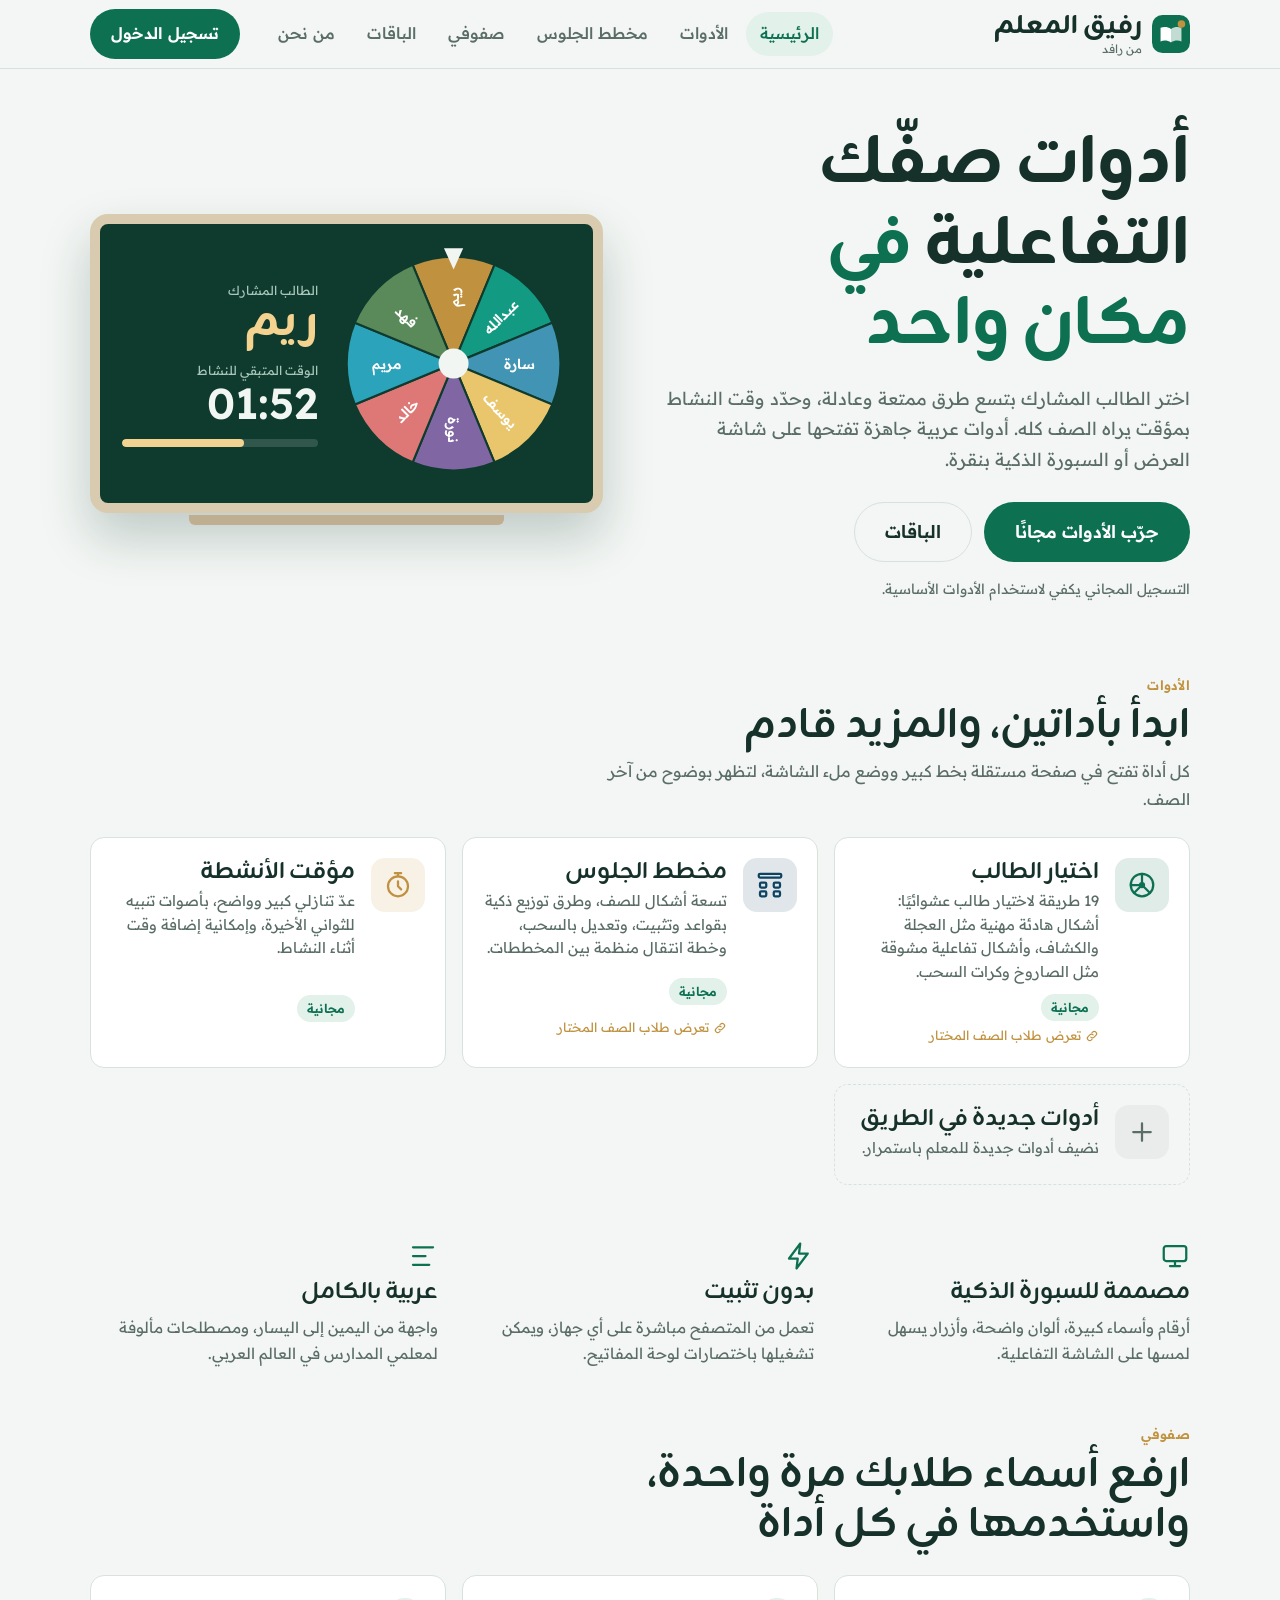
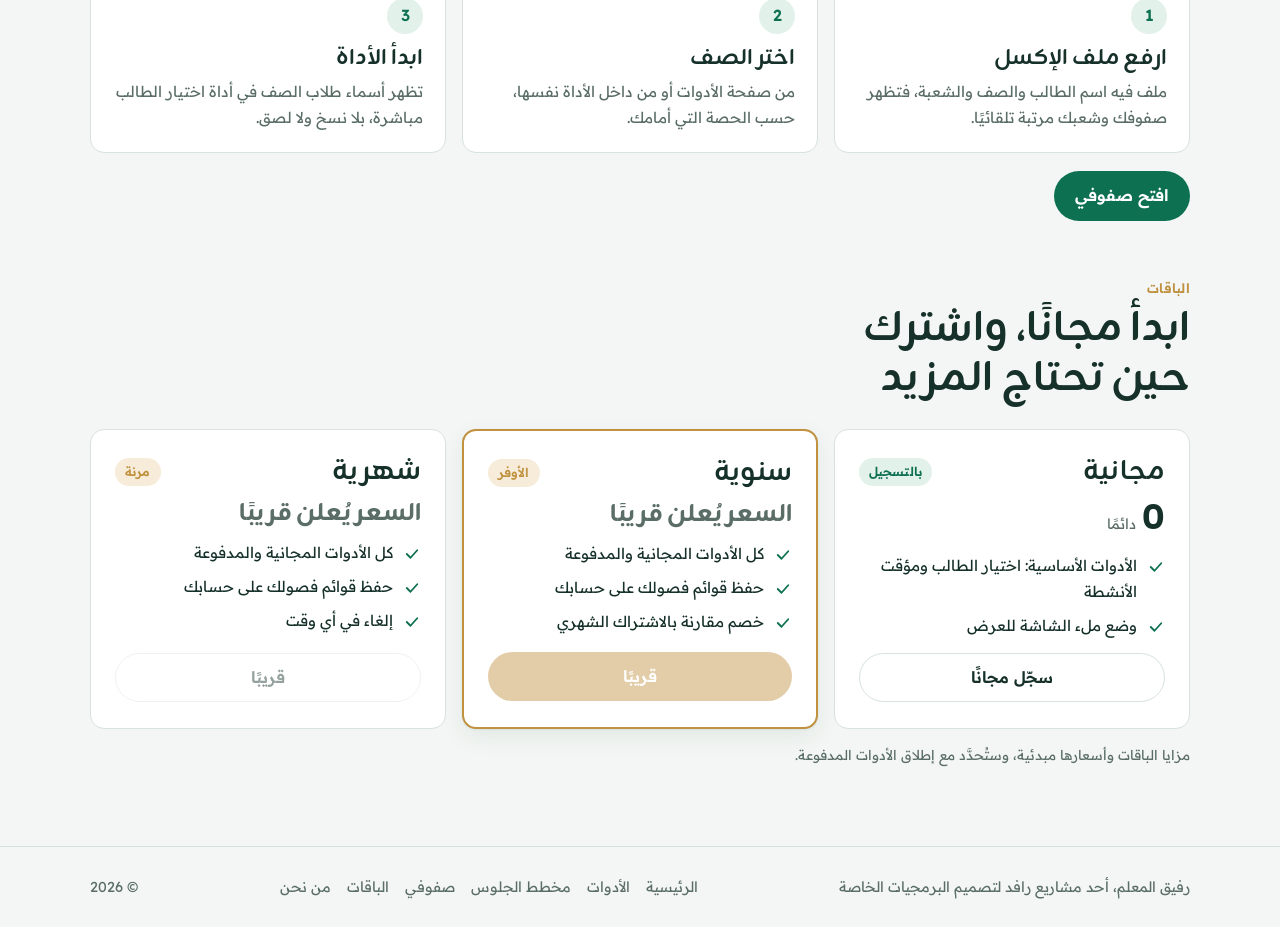
<file: index.html>
<!DOCTYPE html>
<html lang="ar" dir="rtl">
<head>
<meta charset="UTF-8">
<meta name="viewport" content="width=device-width, initial-scale=1, viewport-fit=cover">
<title>رفيق المعلم</title>
<meta name="description" content="رفيق المعلم: أدوات صفية تفاعلية للمعلم العربي، مثل اختيار الطالب ومؤقت الأنشطة، تعمل على شاشة العرض والسبورة الذكية.">
<link rel="preconnect" href="https://fonts.googleapis.com">
<link rel="preconnect" href="https://fonts.gstatic.com" crossorigin>
<link rel="stylesheet" href="https://fonts.googleapis.com/css2?family=Zain:wght@400;700;800&family=Readex+Pro:wght@400;500;600&display=swap">
<link rel="stylesheet" href="assets/css/main.css">
<style>
  /* ---------- البطل ---------- */
  .hero {
    display: grid;
    grid-template-columns: 1.05fr 1fr;
    gap: 48px;
    align-items: center;
    padding-block: 56px 16px;
  }

  .hero h1 {
    font-size: clamp(2.6rem, 5.6vw, 4.2rem);
    font-weight: 800;
  }

  .hero h1 em {
    font-style: normal;
    color: var(--brand);
  }

  .hero-lead {
    font-size: 1.12rem;
    color: var(--muted);
    margin-top: 16px;
    max-width: 48ch;
  }

  .hero-actions { display: flex; gap: 12px; flex-wrap: wrap; margin-top: 28px; }

  .hero-note {
    margin-top: 16px;
    font-size: .88rem;
    color: var(--muted);
  }

  /* السبورة: معاينة لما يراه الطلاب على الشاشة */
  .board {
    background: #0F3B2E;
    border: 10px solid #D9CBB0;
    border-radius: 18px;
    box-shadow: 0 24px 50px rgba(8, 50, 38, .22);
    padding: 22px;
    color: #F2F6F3;
    display: grid;
    grid-template-columns: 1.2fr 1fr;
    gap: 18px;
    align-items: center;
    position: relative;
  }

  .board::after {
    /* حامل الطباشير أسفل السبورة */
    content: "";
    position: absolute;
    inset-inline: 18%;
    bottom: -22px;
    height: 10px;
    background: #BFAF90;
    border-radius: 0 0 6px 6px;
  }

  .board-wheel { position: relative; }
  .board-wheel svg { display: block; width: 100%; height: auto; }

  .board-side { display: flex; flex-direction: column; gap: 14px; }

  .board-label {
    font-size: .78rem;
    color: #A9C7BB;
  }

  .board-name {
    font-family: var(--font-display);
    font-size: clamp(2rem, 4vw, 2.8rem);
    font-weight: 800;
    color: #F4D28F;
    line-height: 1;
  }

  .board-timer {
    font-family: var(--font-body);
    font-weight: 600;
    font-size: clamp(2rem, 4vw, 2.7rem);
    font-variant-numeric: tabular-nums;
    direction: ltr;
    text-align: right;
    line-height: 1;
  }

  .board-bar {
    height: 8px;
    border-radius: 99px;
    background: rgba(255, 255, 255, .14);
    overflow: hidden;
  }

  .board-bar span {
    display: block;
    height: 100%;
    width: 62%;
    background: #F4D28F;
    border-radius: inherit;
    margin-inline-start: auto;
  }

  @media (max-width: 880px) {
    .hero { grid-template-columns: 1fr; gap: 40px; padding-top: 36px; }
  }

  /* ---------- لماذا ---------- */
  .why {
    display: grid;
    grid-template-columns: repeat(3, 1fr);
    gap: 28px;
  }

  .why-item { display: flex; flex-direction: column; gap: 8px; }
  .why-item svg { width: 30px; height: 30px; color: var(--brand); }
  .why-item h3 { font-size: 1.45rem; }
  .why-item p { color: var(--muted); font-size: .96rem; }

  @media (max-width: 760px) { .why { grid-template-columns: 1fr; } }

  /* ---------- خطوات صفوفي ---------- */
  .steps {
    display: grid;
    grid-template-columns: repeat(3, 1fr);
    gap: 16px;
    counter-reset: step;
  }
  .step {
    background: var(--surface);
    border: 1px solid var(--line);
    border-radius: var(--radius);
    padding: 22px;
    display: flex;
    flex-direction: column;
    gap: 6px;
  }
  .step::before {
    counter-increment: step;
    content: counter(step);
    width: 36px; height: 36px; border-radius: 50%;
    display: grid; place-items: center;
    background: var(--brand-soft); color: var(--brand);
    font-weight: 600; margin-bottom: 6px;
  }
  .step h3 { font-size: 1.4rem; }
  .step p { color: var(--muted); font-size: .95rem; }
  .steps-cta { margin-top: 18px; }
  @media (max-width: 760px) { .steps { grid-template-columns: 1fr; } }

  /* ---------- الباقات ---------- */
  .plans {
    display: grid;
    grid-template-columns: repeat(3, 1fr);
    gap: 16px;
    align-items: stretch;
  }

  .plan {
    background: var(--surface);
    border: 1px solid var(--line);
    border-radius: var(--radius);
    padding: 26px 24px;
    display: flex;
    flex-direction: column;
    gap: 14px;
  }

  .plan.is-featured {
    border: 2px solid var(--gold);
    box-shadow: var(--shadow);
  }

  .plan-top { display: flex; align-items: center; justify-content: space-between; gap: 8px; }
  .plan h3 { font-size: 1.7rem; }
  .plan-price { font-family: var(--font-display); font-size: 2.3rem; font-weight: 800; line-height: 1; }
  .plan-price small { font-family: var(--font-body); font-size: .9rem; font-weight: 400; color: var(--muted); }
  .plan-price.is-tbd { font-size: 1.5rem; color: var(--muted); }

  .plan ul { list-style: none; padding: 0; margin: 0; display: flex; flex-direction: column; gap: 8px; flex: 1; }
  .plan li { display: flex; gap: 10px; align-items: flex-start; font-size: .95rem; }
  .plan li svg { width: 18px; height: 18px; flex: none; margin-top: 5px; color: var(--brand); }
  .plan .btn { width: 100%; }

  .plans-note { margin-top: 14px; font-size: .85rem; color: var(--muted); }

  @media (max-width: 860px) { .plans { grid-template-columns: 1fr; } }
</style>
</head>
<body>

<header id="siteHeader" data-base="" data-page="home"></header>

<main class="wrap">

  <section class="hero">
    <div>
      <h1>أدوات صفّك التفاعلية <em>في مكان واحد</em></h1>
      <p class="hero-lead">اختر الطالب المشارك بتسع طرق ممتعة وعادلة، وحدّد وقت النشاط بمؤقت يراه الصف كله. أدوات عربية جاهزة تفتحها على شاشة العرض أو السبورة الذكية بنقرة.</p>
      <div class="hero-actions">
        <a class="btn btn-primary btn-lg" href="tools.html">جرّب الأدوات مجانًا</a>
        <a class="btn btn-ghost btn-lg" href="#plans">الباقات</a>
      </div>
      <p class="hero-note">التسجيل المجاني يكفي لاستخدام الأدوات الأساسية.</p>
    </div>

    <div class="board" aria-label="معاينة: اختيار الطالب والمؤقت كما تظهر على السبورة">
      <div class="board-wheel">
        <svg id="heroWheel" viewBox="0 0 220 220" role="img" aria-label="عجلة أسماء"></svg>
      </div>
      <div class="board-side">
        <div>
          <div class="board-label">الطالب المشارك</div>
          <div class="board-name">ريم</div>
        </div>
        <div>
          <div class="board-label">الوقت المتبقي للنشاط</div>
          <div class="board-timer">01:52</div>
        </div>
        <div class="board-bar"><span></span></div>
      </div>
    </div>
  </section>

  <section class="section" id="tools">
    <div class="section-head">
      <span class="eyebrow">الأدوات</span>
      <h2>ابدأ بأداتين، والمزيد قادم</h2>
      <p>كل أداة تفتح في صفحة مستقلة بخط كبير ووضع ملء الشاشة، لتظهر بوضوح من آخر الصف.</p>
    </div>
    <div class="tool-grid" id="toolGrid"></div>
  </section>

  <section class="section">
    <div class="why">
      <div class="why-item">
        <svg viewBox="0 0 24 24" fill="none" stroke="currentColor" stroke-width="1.8" stroke-linecap="round" stroke-linejoin="round"><rect x="3" y="4" width="18" height="12" rx="2"/><path d="M8 20h8M12 16v4"/></svg>
        <h3>مصممة للسبورة الذكية</h3>
        <p>أرقام وأسماء كبيرة، ألوان واضحة، وأزرار يسهل لمسها على الشاشة التفاعلية.</p>
      </div>
      <div class="why-item">
        <svg viewBox="0 0 24 24" fill="none" stroke="currentColor" stroke-width="1.8" stroke-linecap="round" stroke-linejoin="round"><path d="M13 2 4 14h7l-1 8 9-12h-7z"/></svg>
        <h3>بدون تثبيت</h3>
        <p>تعمل من المتصفح مباشرة على أي جهاز، ويمكن تشغيلها باختصارات لوحة المفاتيح.</p>
      </div>
      <div class="why-item">
        <svg viewBox="0 0 24 24" fill="none" stroke="currentColor" stroke-width="1.8" stroke-linecap="round" stroke-linejoin="round"><path d="M4 5h16M4 12h10M4 19h13"/></svg>
        <h3>عربية بالكامل</h3>
        <p>واجهة من اليمين إلى اليسار، ومصطلحات مألوفة لمعلمي المدارس في العالم العربي.</p>
      </div>
    </div>
  </section>

  <section class="section" id="classes">
    <div class="section-head">
      <span class="eyebrow">صفوفي</span>
      <h2>ارفع أسماء طلابك مرة واحدة، واستخدمها في كل أداة</h2>
    </div>
    <div class="steps">
      <div class="step">
        <h3>ارفع ملف الإكسل</h3>
        <p>ملف فيه اسم الطالب والصف والشعبة، فتظهر صفوفك وشعبك مرتبة تلقائيًا.</p>
      </div>
      <div class="step">
        <h3>اختر الصف</h3>
        <p>من صفحة الأدوات أو من داخل الأداة نفسها، حسب الحصة التي أمامك.</p>
      </div>
      <div class="step">
        <h3>ابدأ الأداة</h3>
        <p>تظهر أسماء طلاب الصف في أداة اختيار الطالب مباشرة، بلا نسخ ولا لصق.</p>
      </div>
    </div>
    <div class="steps-cta"><a class="btn btn-primary" href="classes.html">افتح صفوفي</a></div>
  </section>

  <section class="section" id="plans">
    <div class="section-head">
      <span class="eyebrow">الباقات</span>
      <h2>ابدأ مجانًا، واشترك حين تحتاج المزيد</h2>
    </div>
    <div class="plans">
      <div class="plan">
        <div class="plan-top"><h3>مجانية</h3><span class="tag tag-free">بالتسجيل</span></div>
        <div class="plan-price">0 <small>دائمًا</small></div>
        <ul>
          <li><svg viewBox="0 0 24 24" fill="none" stroke="currentColor" stroke-width="2.4" stroke-linecap="round" stroke-linejoin="round"><path d="m5 12 5 5 9-10"/></svg>الأدوات الأساسية: اختيار الطالب ومؤقت الأنشطة</li>
          <li><svg viewBox="0 0 24 24" fill="none" stroke="currentColor" stroke-width="2.4" stroke-linecap="round" stroke-linejoin="round"><path d="m5 12 5 5 9-10"/></svg>وضع ملء الشاشة للعرض</li>
        </ul>
        <a class="btn btn-ghost" href="login.html">سجّل مجانًا</a>
      </div>
      <div class="plan is-featured">
        <div class="plan-top"><h3>سنوية</h3><span class="tag tag-pro">الأوفر</span></div>
        <div class="plan-price is-tbd">السعر يُعلن قريبًا</div>
        <ul>
          <li><svg viewBox="0 0 24 24" fill="none" stroke="currentColor" stroke-width="2.4" stroke-linecap="round" stroke-linejoin="round"><path d="m5 12 5 5 9-10"/></svg>كل الأدوات المجانية والمدفوعة</li>
          <li><svg viewBox="0 0 24 24" fill="none" stroke="currentColor" stroke-width="2.4" stroke-linecap="round" stroke-linejoin="round"><path d="m5 12 5 5 9-10"/></svg>حفظ قوائم فصولك على حسابك</li>
          <li><svg viewBox="0 0 24 24" fill="none" stroke="currentColor" stroke-width="2.4" stroke-linecap="round" stroke-linejoin="round"><path d="m5 12 5 5 9-10"/></svg>خصم مقارنة بالاشتراك الشهري</li>
        </ul>
        <button class="btn btn-gold" type="button" disabled>قريبًا</button>
      </div>
      <div class="plan">
        <div class="plan-top"><h3>شهرية</h3><span class="tag tag-pro">مرنة</span></div>
        <div class="plan-price is-tbd">السعر يُعلن قريبًا</div>
        <ul>
          <li><svg viewBox="0 0 24 24" fill="none" stroke="currentColor" stroke-width="2.4" stroke-linecap="round" stroke-linejoin="round"><path d="m5 12 5 5 9-10"/></svg>كل الأدوات المجانية والمدفوعة</li>
          <li><svg viewBox="0 0 24 24" fill="none" stroke="currentColor" stroke-width="2.4" stroke-linecap="round" stroke-linejoin="round"><path d="m5 12 5 5 9-10"/></svg>حفظ قوائم فصولك على حسابك</li>
          <li><svg viewBox="0 0 24 24" fill="none" stroke="currentColor" stroke-width="2.4" stroke-linecap="round" stroke-linejoin="round"><path d="m5 12 5 5 9-10"/></svg>إلغاء في أي وقت</li>
        </ul>
        <button class="btn btn-ghost" type="button" disabled>قريبًا</button>
      </div>
    </div>
    <p class="plans-note">مزايا الباقات وأسعارها مبدئية، وستُحدَّد مع إطلاق الأدوات المدفوعة.</p>
  </section>

</main>

<footer id="siteFooter" data-base=""></footer>
<script src="assets/js/layout.js"></script>

<script src="assets/js/tools-data.js"></script>
<script>
  renderToolCards(document.getElementById('toolGrid'));

  // رسم عجلة المعاينة في البطل
  (function () {
    const names = ['ريم', 'عبدالله', 'سارة', 'يوسف', 'نورة', 'خالد', 'مريم', 'فهد'];
    const colors = ['#C0913F', '#129B82', '#4194B3', '#E9C56B', '#8067A4', '#DD7877', '#2BA3BB', '#5A895A'];
    const svg = document.getElementById('heroWheel');
    const cx = 110, cy = 110, r = 100, n = names.length, step = (Math.PI * 2) / n;
    const offset = -Math.PI / 2 - step / 2; // الشريحة الأولى تحت المؤشر العلوي
    let out = '';
    names.forEach((name, i) => {
      const a0 = offset + i * step, a1 = a0 + step;
      const x0 = cx + r * Math.cos(a0), y0 = cy + r * Math.sin(a0);
      const x1 = cx + r * Math.cos(a1), y1 = cy + r * Math.sin(a1);
      out += `<path d="M${cx},${cy} L${x0},${y0} A${r},${r} 0 0 1 ${x1},${y1} Z" fill="${colors[i]}" stroke="#0F3B2E" stroke-width="2"/>`;
      const mid = a0 + step / 2, tr = r * 0.62;
      let deg = mid * 180 / Math.PI;
      const nd = ((deg % 360) + 360) % 360;
      if (nd > 90 && nd < 270) deg += 180; // لا نعرض الاسم مقلوبًا
      out += `<text x="${cx + tr * Math.cos(mid)}" y="${cy + tr * Math.sin(mid)}" fill="#fff" font-family="Readex Pro, Tahoma, sans-serif" font-size="13" font-weight="600" text-anchor="middle" dominant-baseline="central" transform="rotate(${deg} ${cx + tr * Math.cos(mid)} ${cy + tr * Math.sin(mid)})">${name}</text>`;
    });
    out += `<circle cx="${cx}" cy="${cy}" r="14" fill="#F2F6F3"/><path d="M${cx - 9},2 L${cx + 9},2 L${cx},22 Z" fill="#F2F6F3"/>`;
    svg.innerHTML = out;
  })();
</script>
</body>
</html>
</file>
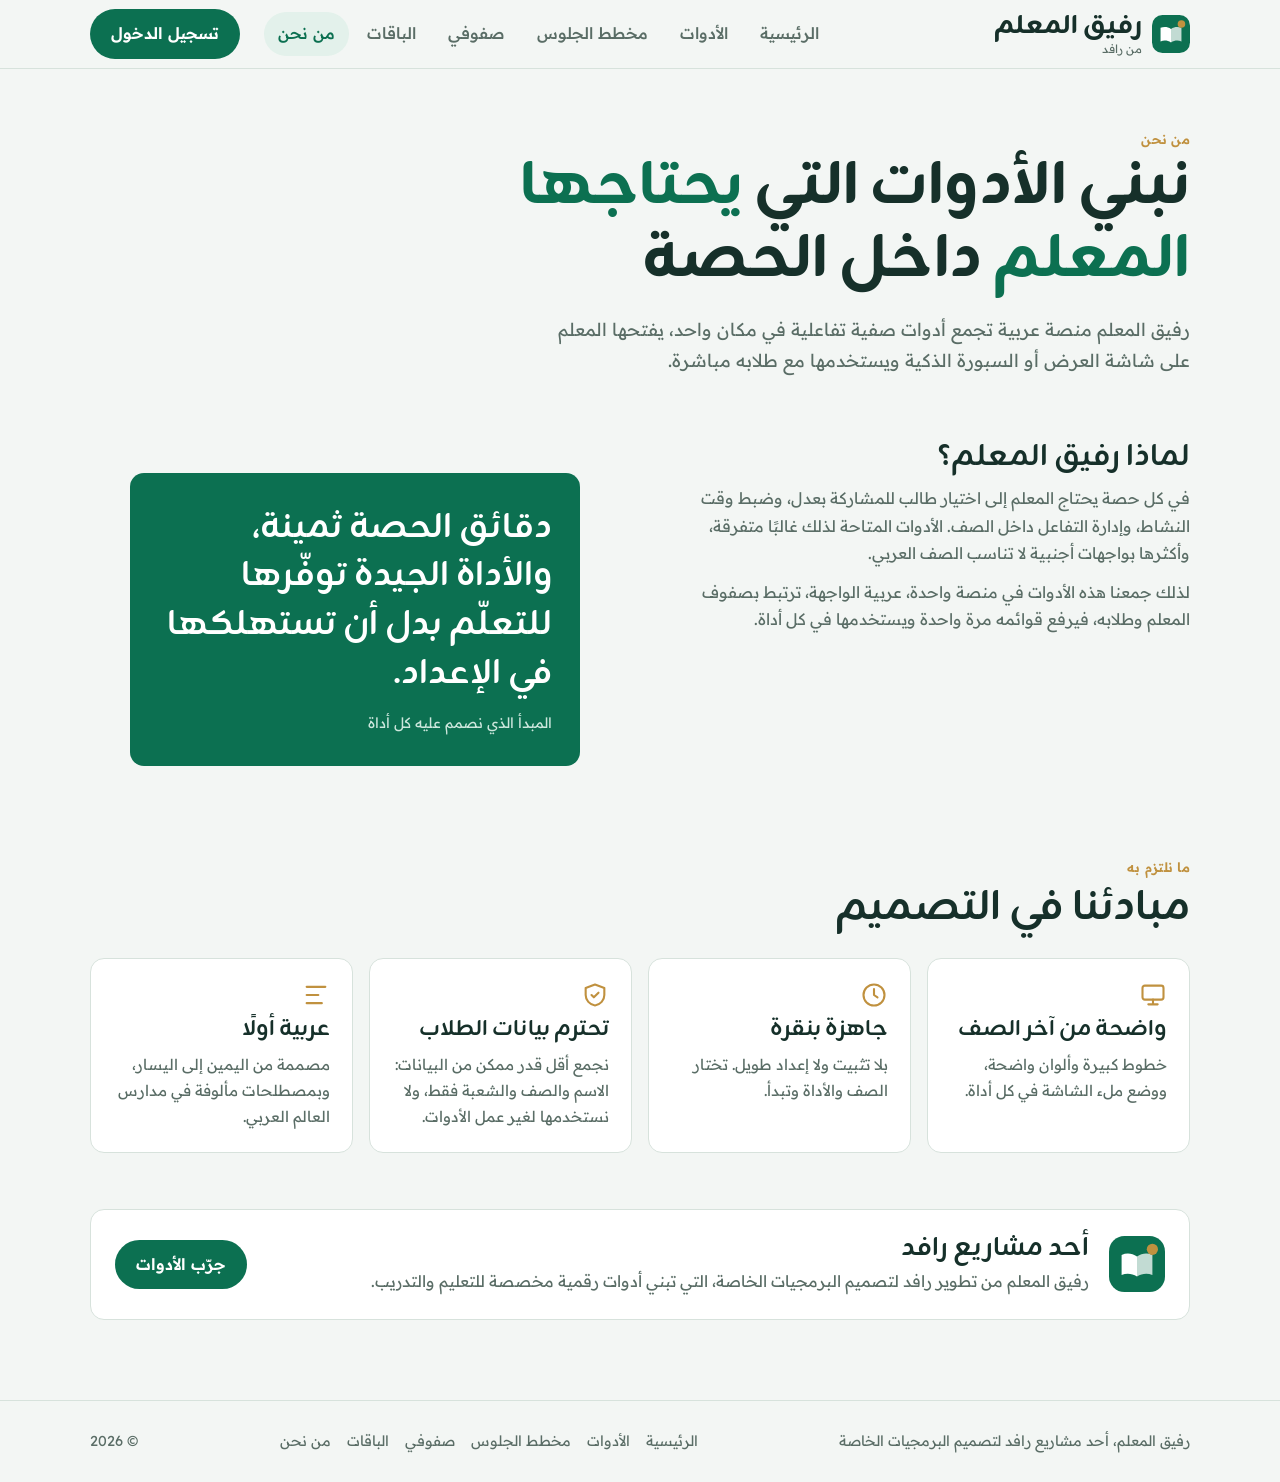
<file: about.html>
<!DOCTYPE html>
<html lang="ar" dir="rtl">
<head>
<meta charset="UTF-8">
<meta name="viewport" content="width=device-width, initial-scale=1, viewport-fit=cover">
<title>من نحن · رفيق المعلم</title>
<meta name="description" content="تعرّف على رفيق المعلم، منصة أدوات صفية تفاعلية من رافد لتصميم البرمجيات الخاصة.">
<link rel="preconnect" href="https://fonts.googleapis.com">
<link rel="preconnect" href="https://fonts.gstatic.com" crossorigin>
<link rel="stylesheet" href="https://fonts.googleapis.com/css2?family=Zain:wght@400;700;800&family=Readex+Pro:wght@400;500;600&display=swap">
<link rel="stylesheet" href="assets/css/main.css">
<style>
  .about-hero {
    padding-block: 56px 8px;
    max-width: 760px;
  }

  .about-hero h1 { font-size: clamp(2.6rem, 5vw, 3.8rem); font-weight: 800; }
  .about-hero h1 em { font-style: normal; color: var(--brand); }
  .about-hero p { font-size: 1.12rem; color: var(--muted); margin-top: 16px; max-width: 60ch; }

  .story {
    display: grid;
    grid-template-columns: minmax(0, 1fr) minmax(0, 1fr);
    gap: 40px;
    align-items: start;
  }
  @media (max-width: 820px) { .story { grid-template-columns: 1fr; gap: 24px; } }

  .story h2 { font-size: 1.9rem; margin-bottom: 10px; }
  .story p { color: var(--muted); max-width: 60ch; }
  .story p + p { margin-top: 12px; }

  .quote {
    background: var(--brand);
    color: #fff;
    border-radius: var(--radius);
    padding: 32px 28px;
    font-family: var(--font-display);
    font-size: clamp(1.6rem, 3vw, 2.1rem);
    font-weight: 700;
    line-height: 1.45;
    position: relative;
  }
  .quote small {
    display: block;
    font-family: var(--font-body);
    font-size: .9rem;
    font-weight: 400;
    color: #CDE7DD;
    margin-top: 14px;
  }

  .values {
    display: grid;
    grid-template-columns: repeat(auto-fit, minmax(230px, 1fr));
    gap: 16px;
  }

  .value {
    background: var(--surface);
    border: 1px solid var(--line);
    border-radius: var(--radius);
    padding: 22px;
    display: flex;
    flex-direction: column;
    gap: 8px;
  }
  .value svg { width: 28px; height: 28px; color: var(--gold); }
  .value h3 { font-size: 1.4rem; }
  .value p { color: var(--muted); font-size: .95rem; }

  .rafed {
    display: flex;
    gap: 20px;
    align-items: center;
    flex-wrap: wrap;
    background: var(--surface);
    border: 1px solid var(--line);
    border-radius: var(--radius);
    padding: 24px;
  }
  .rafed .brand-mark { width: 56px; height: 56px; }
  .rafed div { flex: 1; min-width: 240px; }
  .rafed h2 { font-size: 1.6rem; }
  .rafed p { color: var(--muted); margin-top: 4px; }
</style>
</head>
<body>

<header id="siteHeader" data-base="" data-page="about"></header>

<main class="wrap">
  <section class="about-hero">
    <span class="eyebrow">من نحن</span>
    <h1>نبني الأدوات التي <em>يحتاجها المعلم</em> داخل الحصة</h1>
    <p>رفيق المعلم منصة عربية تجمع أدوات صفية تفاعلية في مكان واحد، يفتحها المعلم على شاشة العرض أو السبورة الذكية ويستخدمها مع طلابه مباشرة.</p>
  </section>

  <section class="section story">
    <div>
      <h2>لماذا رفيق المعلم؟</h2>
      <p>في كل حصة يحتاج المعلم إلى اختيار طالب للمشاركة بعدل، وضبط وقت النشاط، وإدارة التفاعل داخل الصف. الأدوات المتاحة لذلك غالبًا متفرقة، وأكثرها بواجهات أجنبية لا تناسب الصف العربي.</p>
      <p>لذلك جمعنا هذه الأدوات في منصة واحدة، عربية الواجهة، ترتبط بصفوف المعلم وطلابه، فيرفع قوائمه مرة واحدة ويستخدمها في كل أداة.</p>
    </div>
    <blockquote class="quote">
      دقائق الحصة ثمينة، والأداة الجيدة توفّرها للتعلّم بدل أن تستهلكها في الإعداد.
      <small>المبدأ الذي نصمم عليه كل أداة</small>
    </blockquote>
  </section>

  <section class="section">
    <div class="section-head">
      <span class="eyebrow">ما نلتزم به</span>
      <h2>مبادئنا في التصميم</h2>
    </div>
    <div class="values">
      <div class="value">
        <svg viewBox="0 0 24 24" fill="none" stroke="currentColor" stroke-width="1.8" stroke-linecap="round" stroke-linejoin="round"><rect x="3" y="4" width="18" height="12" rx="2"/><path d="M8 20h8M12 16v4"/></svg>
        <h3>واضحة من آخر الصف</h3>
        <p>خطوط كبيرة وألوان واضحة، ووضع ملء الشاشة في كل أداة.</p>
      </div>
      <div class="value">
        <svg viewBox="0 0 24 24" fill="none" stroke="currentColor" stroke-width="1.8" stroke-linecap="round" stroke-linejoin="round"><circle cx="12" cy="12" r="9"/><path d="M12 7v5l3 2"/></svg>
        <h3>جاهزة بنقرة</h3>
        <p>بلا تثبيت ولا إعداد طويل. تختار الصف والأداة وتبدأ.</p>
      </div>
      <div class="value">
        <svg viewBox="0 0 24 24" fill="none" stroke="currentColor" stroke-width="1.8" stroke-linecap="round" stroke-linejoin="round"><path d="M12 3 4 6v6c0 4.5 3.4 8.3 8 9 4.6-.7 8-4.5 8-9V6z"/><path d="m9 12 2 2 4-4"/></svg>
        <h3>تحترم بيانات الطلاب</h3>
        <p>نجمع أقل قدر ممكن من البيانات: الاسم والصف والشعبة فقط، ولا نستخدمها لغير عمل الأدوات.</p>
      </div>
      <div class="value">
        <svg viewBox="0 0 24 24" fill="none" stroke="currentColor" stroke-width="1.8" stroke-linecap="round" stroke-linejoin="round"><path d="M4 5h16M4 12h10M4 19h13"/></svg>
        <h3>عربية أولًا</h3>
        <p>مصممة من اليمين إلى اليسار، وبمصطلحات مألوفة في مدارس العالم العربي.</p>
      </div>
    </div>
  </section>

  <section class="section">
    <div class="rafed">
      <svg class="brand-mark" viewBox="0 0 40 40" aria-hidden="true"><rect width="40" height="40" rx="11" fill="#0C7051"/><path d="M9 13.5c3.7-1.5 7.5-1.2 11 1.2V29c-3.5-2.3-7.3-2.6-11-1.2z" fill="#fff"/><path d="M31 13.5c-3.7-1.5-7.5-1.2-11 1.2V29c3.5-2.3 7.3-2.6 11-1.2z" fill="#fff" opacity=".75"/><circle cx="31" cy="9.5" r="4" fill="#C0913F"/></svg>
      <div>
        <h2>أحد مشاريع رافد</h2>
        <p>رفيق المعلم من تطوير رافد لتصميم البرمجيات الخاصة، التي تبني أدوات رقمية مخصصة للتعليم والتدريب.</p>
      </div>
      <a class="btn btn-primary" href="tools.html">جرّب الأدوات</a>
    </div>
  </section>
</main>

<footer id="siteFooter" data-base=""></footer>
<script src="assets/js/layout.js"></script>
</body>
</html>
</file>
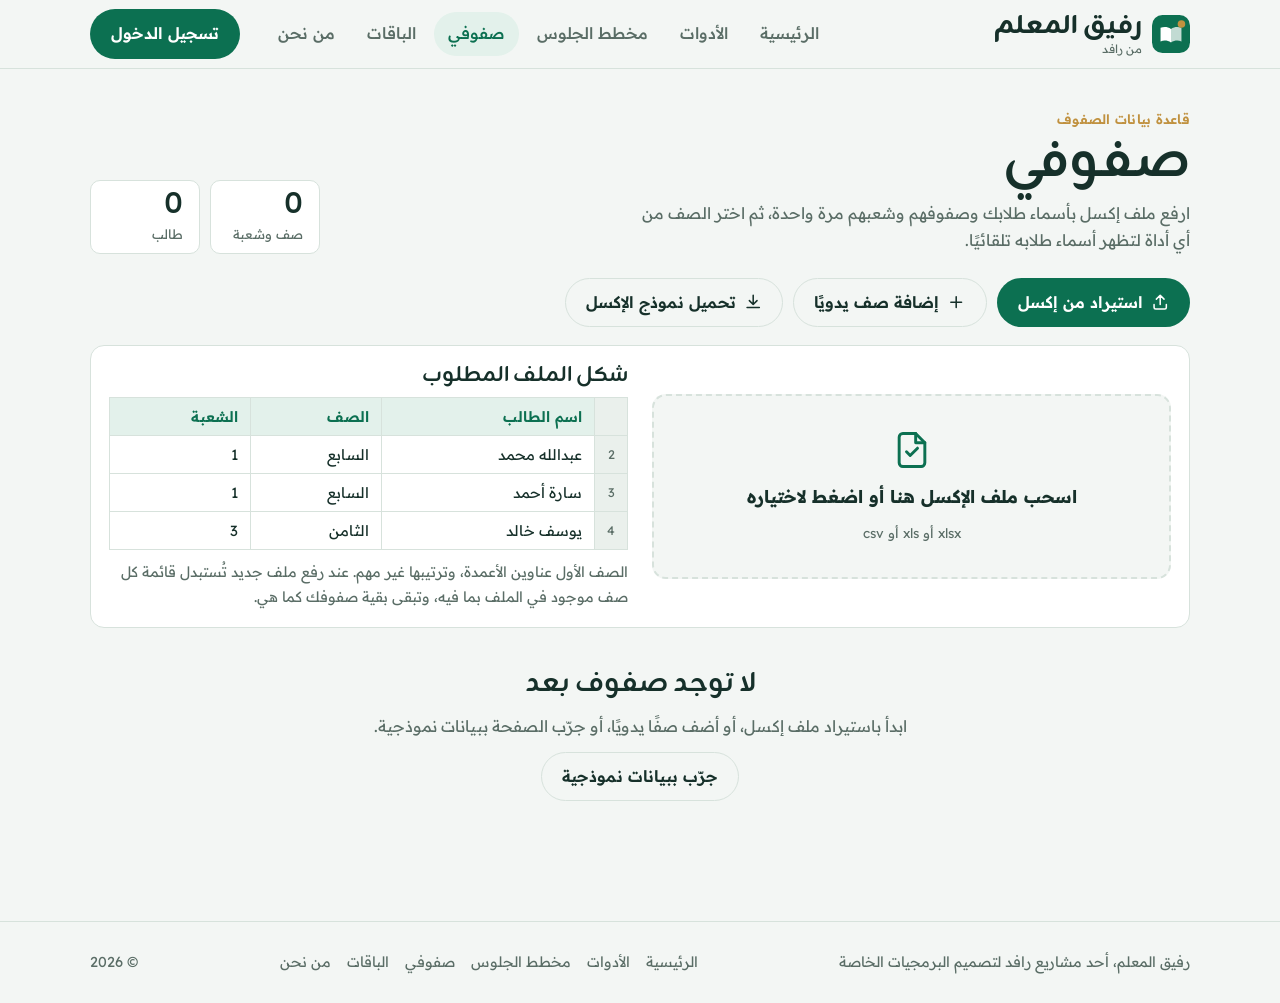
<file: classes.html>
<!DOCTYPE html>
<html lang="ar" dir="rtl">
<head>
<meta charset="UTF-8">
<meta name="viewport" content="width=device-width, initial-scale=1, viewport-fit=cover">
<title>صفوفي</title>
<meta name="description" content="صفوفي: قاعدة بيانات صفوف المعلم وطلابه، تُستورد من ملف إكسل وتُربط بأدوات رفيق المعلم.">
<link rel="preconnect" href="https://fonts.googleapis.com">
<link rel="preconnect" href="https://fonts.gstatic.com" crossorigin>
<link rel="stylesheet" href="https://fonts.googleapis.com/css2?family=Zain:wght@400;700;800&family=Readex+Pro:wght@400;500;600&display=swap">
<link rel="stylesheet" href="assets/css/main.css">
<link rel="stylesheet" href="assets/css/tool.css">
<style>
  .page-head {
    display: flex;
    align-items: flex-end;
    justify-content: space-between;
    gap: 20px;
    flex-wrap: wrap;
    padding-block: 36px 24px;
  }

  .page-head h1 { font-size: clamp(2.4rem, 4.5vw, 3.2rem); }
  .page-head p { color: var(--muted); max-width: 56ch; margin-top: 6px; }

  .stats { display: flex; gap: 10px; flex-wrap: wrap; }
  .stat {
    background: var(--surface);
    border: 1px solid var(--line);
    border-radius: var(--radius-sm);
    padding: 8px 16px;
    display: flex;
    flex-direction: column;
    min-width: 110px;
  }
  .stat b { font-family: var(--font-display); font-size: 1.9rem; line-height: 1.1; font-variant-numeric: tabular-nums; }
  .stat span { font-size: .82rem; color: var(--muted); }

  .actions { display: flex; gap: 10px; flex-wrap: wrap; margin-bottom: 18px; }

  /* الاستيراد */
  .import {
    display: grid;
    grid-template-columns: minmax(0, 1fr) minmax(0, 1fr);
    gap: 24px;
    align-items: center;
  }

  @media (max-width: 820px) { .import { grid-template-columns: 1fr; } }

  .drop {
    border: 2px dashed var(--line);
    border-radius: var(--radius);
    padding: 32px 20px;
    text-align: center;
    display: flex;
    flex-direction: column;
    align-items: center;
    gap: 10px;
    cursor: pointer;
    transition: border-color .15s, background .15s;
    background: var(--bg);
  }

  .drop:hover, .drop.is-over { border-color: var(--brand); background: var(--brand-soft); }
  .drop svg { width: 44px; height: 44px; color: var(--brand); }
  .drop strong { font-size: 1.1rem; }
  .drop small { color: var(--muted); }

  .format h3 { font-size: 1.3rem; margin-bottom: 8px; }
  .format p { color: var(--muted); font-size: .9rem; margin-top: 10px; }

  .sheet-wrap { overflow-x: auto; }
  .sheet {
    border-collapse: collapse;
    width: 100%;
    font-size: .92rem;
    background: var(--surface);
  }
  .sheet th, .sheet td { border: 1px solid var(--line); padding: 6px 12px; text-align: right; white-space: nowrap; }
  .sheet th { background: var(--brand-soft); color: var(--brand); font-weight: 600; }
  .sheet .col { background: var(--surface-2); color: var(--muted); font-weight: 400; font-size: .78rem; text-align: center; width: 1%; }

  /* رسائل */
  .banner {
    display: flex;
    align-items: center;
    gap: 12px;
    flex-wrap: wrap;
    padding: 12px 16px;
    border-radius: var(--radius-sm);
    margin-bottom: 18px;
    background: var(--brand-soft);
    color: var(--ink);
  }
  .banner.is-error { background: color-mix(in srgb, var(--danger) 14%, var(--surface)); }
  .banner p { flex: 1; min-width: 200px; }
  .banner .btn { padding: 6px 14px; font-size: .88rem; }

  /* نموذج إضافة صف */
  .inline-form {
    display: flex;
    gap: 10px;
    align-items: flex-end;
    flex-wrap: wrap;
  }
  .inline-form > div { flex: 1; min-width: 160px; }
  .form-error { color: var(--danger); font-size: .88rem; width: 100%; }

  /* شبكة الصفوف */
  .grade-group { margin-top: 28px; }
  .grade-group h2 { font-size: 1.6rem; margin-bottom: 12px; display: flex; align-items: baseline; gap: 10px; }
  .grade-group h2 small { font-family: var(--font-body); font-size: .85rem; font-weight: 400; color: var(--muted); }

  .class-grid {
    display: grid;
    grid-template-columns: repeat(auto-fill, minmax(200px, 1fr));
    gap: 12px;
  }

  .class-card {
    display: flex;
    flex-direction: column;
    gap: 2px;
    padding: 16px 18px;
    background: var(--surface);
    border: 1px solid var(--line);
    border-radius: var(--radius);
    text-decoration: none;
    color: var(--ink);
    cursor: pointer;
    font: inherit;
    text-align: right;
    transition: border-color .15s, transform .15s;
  }
  .class-card:hover { border-color: var(--brand); transform: translateY(-2px); }
  .class-card .sec { font-family: var(--font-display); font-size: 1.7rem; font-weight: 800; line-height: 1.2; }
  .class-card .cnt { color: var(--muted); font-size: .9rem; font-variant-numeric: tabular-nums; }
  .class-card.is-active { border-color: var(--gold); box-shadow: inset 0 0 0 1px var(--gold); }

  .empty {
    text-align: center;
    padding: 40px 20px;
    color: var(--muted);
    display: flex;
    flex-direction: column;
    align-items: center;
    gap: 12px;
  }
  .empty h2 { color: var(--ink); font-size: 1.7rem; }

  /* صفحة الصف */
  .class-head {
    display: flex;
    align-items: center;
    gap: 14px;
    flex-wrap: wrap;
    padding-block: 28px 18px;
  }
  .class-head h1 { font-size: clamp(2.2rem, 4.5vw, 3rem); }
  .class-head .count { color: var(--muted); font-variant-numeric: tabular-nums; margin-inline-end: auto; }

  .class-body {
    display: grid;
    grid-template-columns: minmax(0, 1fr) 320px;
    gap: 20px;
    align-items: start;
  }
  @media (max-width: 860px) { .class-body { grid-template-columns: 1fr; } }

  .students { list-style: none; margin: 0; padding: 0; }
  .students li {
    display: flex;
    align-items: center;
    gap: 12px;
    padding: 8px 4px;
    border-bottom: 1px solid var(--line);
  }
  .students li:last-child { border-bottom: 0; }
  .students .num {
    width: 2.2em;
    text-align: center;
    color: var(--muted);
    font-size: .85rem;
    font-variant-numeric: tabular-nums;
    flex: none;
  }
  .students .nm { flex: 1; font-size: 1.05rem; overflow-wrap: anywhere; }
  .students input { flex: 1; padding: 6px 10px; }

  .mini {
    width: 36px;
    height: 36px;
    display: inline-grid;
    place-items: center;
    border-radius: 10px;
    border: 1px solid transparent;
    background: transparent;
    color: var(--muted);
    cursor: pointer;
    flex: none;
  }
  .mini:hover { background: var(--surface-2); color: var(--ink); }
  .mini.danger:hover { color: var(--danger); }
  .mini svg { width: 18px; height: 18px; }

  .list-tools { display: flex; gap: 10px; align-items: center; margin-bottom: 8px; flex-wrap: wrap; }
  .list-tools input { flex: 1; min-width: 160px; }

  .side-stack { display: flex; flex-direction: column; gap: 16px; }
  .side-stack .btn { width: 100%; }
  .btn-danger { background: transparent; color: var(--danger); border-color: color-mix(in srgb, var(--danger) 40%, transparent); }
  .btn-danger:hover { background: color-mix(in srgb, var(--danger) 10%, transparent); }
  .btn-danger.is-confirm { background: var(--danger); color: #fff; }
</style>
</head>
<body>

<header id="siteHeader" data-base="" data-page="classes"></header>

<main class="wrap">

  <!-- ========== قائمة الصفوف ========== -->
  <div id="listView">
    <div class="page-head">
      <div>
        <span class="eyebrow">قاعدة بيانات الصفوف</span>
        <h1>صفوفي</h1>
        <p>ارفع ملف إكسل بأسماء طلابك وصفوفهم وشعبهم مرة واحدة، ثم اختر الصف من أي أداة لتظهر أسماء طلابه تلقائيًا.</p>
      </div>
      <div class="stats">
        <div class="stat"><b id="statClasses">0</b><span>صف وشعبة</span></div>
        <div class="stat"><b id="statStudents">0</b><span>طالب</span></div>
      </div>
    </div>

    <div id="banner" class="banner" hidden></div>

    <div class="actions">
      <button class="btn btn-primary" type="button" id="importBtn">
        <svg viewBox="0 0 24 24" fill="none" stroke="currentColor" stroke-width="2" stroke-linecap="round" stroke-linejoin="round" aria-hidden="true"><path d="M12 15V3M7 8l5-5 5 5M4 15v4a2 2 0 0 0 2 2h12a2 2 0 0 0 2-2v-4"/></svg>
        استيراد من إكسل
      </button>
      <button class="btn btn-ghost" type="button" id="addClassBtn">
        <svg viewBox="0 0 24 24" fill="none" stroke="currentColor" stroke-width="2" stroke-linecap="round" aria-hidden="true"><path d="M12 5v14M5 12h14"/></svg>
        إضافة صف يدويًا
      </button>
      <button class="btn btn-ghost" type="button" id="templateBtn">
        <svg viewBox="0 0 24 24" fill="none" stroke="currentColor" stroke-width="2" stroke-linecap="round" stroke-linejoin="round" aria-hidden="true"><path d="M12 3v12M7 10l5 5 5-5M4 19h16"/></svg>
        تحميل نموذج الإكسل
      </button>
      <input type="file" id="fileInput" accept=".xlsx,.xls,.csv" hidden>
    </div>

    <form class="panel inline-form" id="addClassForm" hidden style="margin-bottom:18px">
      <div>
        <label class="field-label" for="newGrade">الصف</label>
        <input type="text" id="newGrade" placeholder="مثال: السابع">
      </div>
      <div>
        <label class="field-label" for="newSection">الشعبة</label>
        <input type="text" id="newSection" placeholder="مثال: 2">
      </div>
      <button class="btn btn-primary" type="submit">حفظ الصف</button>
      <button class="btn btn-ghost" type="button" id="cancelAddClass">إلغاء</button>
      <p class="form-error" id="addClassError" hidden></p>
    </form>

    <section class="panel import" id="importPanel">
      <div class="drop" id="drop" role="button" tabindex="0" aria-label="اختر ملف إكسل للاستيراد">
        <svg viewBox="0 0 24 24" fill="none" stroke="currentColor" stroke-width="1.6" stroke-linecap="round" stroke-linejoin="round" aria-hidden="true"><path d="M14 3H7a2 2 0 0 0-2 2v14a2 2 0 0 0 2 2h10a2 2 0 0 0 2-2V8z"/><path d="M14 3v5h5M9 13l2 2 4-4"/></svg>
        <strong>اسحب ملف الإكسل هنا أو اضغط لاختياره</strong>
        <small>xlsx أو xls أو csv</small>
      </div>
      <div class="format">
        <h3>شكل الملف المطلوب</h3>
        <div class="sheet-wrap">
          <table class="sheet">
            <thead>
              <tr><th class="col"></th><th>اسم الطالب</th><th>الصف</th><th>الشعبة</th></tr>
            </thead>
            <tbody>
              <tr><td class="col">2</td><td>عبدالله محمد</td><td>السابع</td><td>1</td></tr>
              <tr><td class="col">3</td><td>سارة أحمد</td><td>السابع</td><td>1</td></tr>
              <tr><td class="col">4</td><td>يوسف خالد</td><td>الثامن</td><td>3</td></tr>
            </tbody>
          </table>
        </div>
        <p>الصف الأول عناوين الأعمدة، وترتيبها غير مهم. عند رفع ملف جديد تُستبدل قائمة كل صف موجود في الملف بما فيه، وتبقى بقية صفوفك كما هي.</p>
      </div>
    </section>

    <div id="classesList"></div>
  </div>

  <!-- ========== صفحة صف واحد ========== -->
  <div id="classView" hidden>
    <div class="tool-bar" style="padding-bottom:0">
      <a class="back-link" href="#" id="backToList">
        <svg width="18" height="18" viewBox="0 0 24 24" fill="none" stroke="currentColor" stroke-width="2" stroke-linecap="round" stroke-linejoin="round" aria-hidden="true"><path d="m9 6 6 6-6 6"/></svg>
        كل الصفوف
      </a>
    </div>

    <div class="class-head">
      <h1 id="classTitle"></h1>
      <span class="count" id="classCount"></span>
      <a class="btn btn-primary" href="tools/picker.html" id="openWheel">
        <svg viewBox="0 0 24 24" fill="none" stroke="currentColor" stroke-width="1.8" stroke-linecap="round" stroke-linejoin="round" aria-hidden="true"><circle cx="12" cy="12" r="9"/><path d="M12 3v9l6.4 6.4M12 12 5.6 18.4M12 12H3"/></svg>
        افتح في اختيار الطالب
      </a>
    </div>

    <div class="class-body">
      <section class="panel">
        <form class="list-tools" id="addStudentForm">
          <input type="text" id="newStudent" placeholder="اسم طالب جديد" aria-label="اسم طالب جديد">
          <button class="btn btn-primary" type="submit">إضافة طالب</button>
        </form>
        <p class="form-error" id="studentError" hidden></p>
        <div class="list-tools" style="margin-top:6px">
          <input type="text" id="search" placeholder="بحث في أسماء الصف" aria-label="بحث في أسماء الصف">
        </div>
        <ol class="students" id="students"></ol>
        <p class="empty-note" id="studentsEmpty" hidden style="color:var(--muted);padding:12px 4px">لا يوجد طلاب في هذا الصف بعد. أضف الأسماء يدويًا أو ارفع ملف إكسل.</p>
      </section>

      <aside class="side-stack">
        <form class="panel" id="editClassForm">
          <h2>بيانات الصف</h2>
          <div style="display:flex;flex-direction:column;gap:10px">
            <div>
              <label class="field-label" for="editGrade">الصف</label>
              <input type="text" id="editGrade">
            </div>
            <div>
              <label class="field-label" for="editSection">الشعبة</label>
              <input type="text" id="editSection">
            </div>
            <p class="form-error" id="editClassError" hidden></p>
            <button class="btn btn-ghost" type="submit">حفظ التعديل</button>
          </div>
        </form>
        <div class="panel">
          <h2>حذف الصف</h2>
          <p style="color:var(--muted);font-size:.9rem;margin-bottom:12px">يحذف الصف وكل أسماء طلابه من هذا الجهاز.</p>
          <button class="btn btn-danger" type="button" id="deleteClassBtn">حذف الصف</button>
        </div>
      </aside>
    </div>
  </div>

</main>

<footer id="siteFooter" data-base=""></footer>
<script src="assets/js/layout.js"></script>
<script src="assets/vendor/xlsx.full.min.js"></script>
<script src="assets/js/classes-store.js"></script>
<script>
(function () {
  const S = window.RafeeqClasses;
  const el = id => document.getElementById(id);
  let currentId = '';
  let undoSnapshot = null;
  let showImportPanel = false;

  const ICON_EDIT = '<svg viewBox="0 0 24 24" fill="none" stroke="currentColor" stroke-width="1.8" stroke-linecap="round" stroke-linejoin="round"><path d="M4 20h4L19 9l-4-4L4 16z"/></svg>';
  const ICON_DEL = '<svg viewBox="0 0 24 24" fill="none" stroke="currentColor" stroke-width="1.8" stroke-linecap="round" stroke-linejoin="round"><path d="M4 7h16M9 7V4h6v3M6 7l1 13h10l1-13"/></svg>';
  const ICON_OK = '<svg viewBox="0 0 24 24" fill="none" stroke="currentColor" stroke-width="2.2" stroke-linecap="round" stroke-linejoin="round"><path d="m5 12 5 5 9-10"/></svg>';

  function esc(s) {
    return String(s).replace(/[&<>"']/g, ch => ({ '&': '&amp;', '<': '&lt;', '>': '&gt;', '"': '&quot;', "'": '&#39;' }[ch]));
  }

  function studentsWord(n) {
    if (n === 0) return 'لا يوجد طلاب';
    if (n === 1) return 'طالب واحد';
    if (n === 2) return 'طالبان';
    if (n <= 10) return n + ' طلاب';
    return n + ' طالبًا';
  }

  function sectionsWord(n) {
    if (n === 1) return 'شعبة واحدة';
    if (n === 2) return 'شعبتان';
    if (n <= 10) return n + ' شعب';
    return n + ' شعبة';
  }

  // ---------- العرض ----------
  function showBanner(html, isError) {
    const b = el('banner');
    b.innerHTML = html;
    b.classList.toggle('is-error', !!isError);
    b.hidden = false;
  }

  function renderList() {
    const classes = S.all();
    const active = S.getActive();
    el('statClasses').textContent = classes.length;
    el('statStudents').textContent = classes.reduce((n, c) => n + c.students.length, 0);

    const box = el('classesList');
    // صندوق الاستيراد يظهر فقط قبل إضافة أي صف، وبعدها يكفي زر الاستيراد
    el('importPanel').hidden = classes.length > 0 && !showImportPanel;
    if (!classes.length) {
      box.innerHTML = `
        <div class="empty">
          <h2>لا توجد صفوف بعد</h2>
          <p>ابدأ باستيراد ملف إكسل، أو أضف صفًا يدويًا، أو جرّب الصفحة ببيانات نموذجية.</p>
          <button class="btn btn-ghost" type="button" id="sampleBtn">جرّب ببيانات نموذجية</button>
        </div>`;
      el('sampleBtn').addEventListener('click', loadSample);
      return;
    }

    // تجميع حسب الصف
    const groups = [];
    classes.forEach(c => {
      const key = S.norm(c.grade);
      let g = groups.find(x => x.key === key);
      if (!g) { g = { key, label: S.gradeLabel(c.grade), items: [] }; groups.push(g); }
      g.items.push(c);
    });

    box.innerHTML = groups.map(g => `
      <section class="grade-group">
        <h2>${esc(g.label)} <small>${sectionsWord(g.items.length)}</small></h2>
        <div class="class-grid">
          ${g.items.map(c => `
            <a class="class-card${c.id === active ? ' is-active' : ''}" href="#${c.id}">
              <span class="sec">${c.section ? 'شعبة ' + esc(c.section) : esc(S.gradeLabel(c.grade))}</span>
              <span class="cnt">${studentsWord(c.students.length)}</span>
            </a>`).join('')}
        </div>
      </section>`).join('');
  }

  function renderClass() {
    const c = S.get(currentId);
    if (!c) { go(''); return; }
    el('classTitle').textContent = S.label(c);
    el('classCount').textContent = studentsWord(c.students.length);
    el('editGrade').value = c.grade;
    el('editSection').value = c.section;
    document.title = S.label(c) + ' · صفوفي';

    const q = S.norm(el('search').value);
    const list = c.students
      .map((s, i) => ({ s, i }))
      .filter(x => !q || S.norm(x.s.name).includes(q));

    el('students').innerHTML = list.map(({ s, i }) => `
      <li data-id="${s.id}">
        <span class="num">${i + 1}</span>
        <span class="nm">${esc(s.name)}</span>
        <button class="mini" type="button" data-act="edit" title="تعديل الاسم" aria-label="تعديل ${esc(s.name)}">${ICON_EDIT}</button>
        <button class="mini danger" type="button" data-act="del" title="حذف" aria-label="حذف ${esc(s.name)}">${ICON_DEL}</button>
      </li>`).join('');
    el('studentsEmpty').hidden = c.students.length > 0;
  }

  // التنقل بين القائمة وصفحة الصف عبر # (يعمل مع زر الرجوع في المتصفح)
  function route() {
    const id = location.hash.slice(1);
    const c = id ? S.get(id) : null;
    currentId = c ? c.id : '';
    el('listView').hidden = !!c;
    el('classView').hidden = !c;
    if (c) {
      el('search').value = '';
      el('studentError').hidden = true;
      el('editClassError').hidden = true;
      resetDelete();
      renderClass();
    } else {
      document.title = 'صفوفي';
      renderList();
    }
    window.scrollTo(0, 0);
  }

  function go(id) {
    if (id) location.hash = id;
    else history.pushState('', document.title, location.pathname + location.search);
    route();
  }

  // ---------- الاستيراد من إكسل ----------
  const NAME_RE = /اسم|name/i;
  const NAME_FALLBACK_RE = /طالب|student/i;
  const SECTION_RE = /شعب|فصل|section|class|division/i;
  const GRADE_RE = /صف|مرحل|مستوى|grade|level|year/i;

  function detectColumns(row) {
    const cells = row.map(v => String(v ?? '').trim());
    const find = (re, skip) => cells.findIndex((v, i) => v && re.test(v) && !skip.includes(i));
    let name = find(NAME_RE, []);
    if (name < 0) name = find(NAME_FALLBACK_RE, []);
    const section = find(SECTION_RE, [name]);
    const grade = find(GRADE_RE, [name, section]);
    return { name, grade, section };
  }

  function parseWorkbook(wb) {
    const rows = [];
    let skipped = 0;
    const problems = [];

    wb.SheetNames.forEach(sheetName => {
      const ws = wb.Sheets[sheetName];
      const aoa = XLSX.utils.sheet_to_json(ws, { header: 1, defval: '', raw: false, blankrows: false });
      if (!aoa.length) return;

      // البحث عن صف العناوين في أول 10 صفوف
      let headerIdx = -1, cols = null;
      for (let i = 0; i < Math.min(10, aoa.length); i++) {
        const c = detectColumns(aoa[i]);
        if (c.name >= 0 && (c.grade >= 0 || c.section >= 0)) { headerIdx = i; cols = c; break; }
      }
      // بدون عناوين: نفترض الترتيب اسم، صف، شعبة
      if (!cols) { cols = { name: 0, grade: 1, section: 2 }; headerIdx = -1; }

      // إن لم يوجد عمود للصف نستخدم اسم الورقة
      const gradeFromSheet = cols.grade < 0;
      if (gradeFromSheet) problems.push(`ورقة «${sheetName}» بلا عمود للصف، فاستُخدم اسم الورقة صفًّا.`);

      aoa.slice(headerIdx + 1).forEach(r => {
        const name = r[cols.name];
        const grade = gradeFromSheet ? sheetName : r[cols.grade];
        const section = cols.section >= 0 ? r[cols.section] : '';
        if (String(name ?? '').trim() && String(grade ?? '').trim()) rows.push({ name, grade, section });
        else if (r.some(v => String(v ?? '').trim())) skipped++;
      });
    });
    return { rows, skipped, problems };
  }

  async function importFile(file) {
    if (!file) return;
    if (typeof XLSX === 'undefined') {
      showBanner('<p>تعذّر تحميل قارئ ملفات الإكسل. حدّث الصفحة وحاول مرة أخرى.</p>', true);
      return;
    }
    try {
      const buf = await file.arrayBuffer();
      const wb = XLSX.read(buf, { type: 'array' });
      const { rows, skipped, problems } = parseWorkbook(wb);
      if (!rows.length) {
        showBanner('<p>لم نجد أسماء طلاب في الملف. تأكد أن فيه أعمدة: اسم الطالب، الصف، الشعبة.</p>', true);
        return;
      }
      undoSnapshot = S.snapshot();
      const r = S.importRows(rows);
      const parts = [];
      if (r.created) parts.push(`${r.created} ${r.created === 1 ? 'صف جديد' : 'صفوف جديدة'}`);
      if (r.updated) parts.push(`تحديث ${r.updated} ${r.updated === 1 ? 'صف' : 'صفوف'}`);
      let msg = `<b>تم الاستيراد من «${esc(file.name)}»:</b> ${parts.join('، ')}، بإجمالي ${studentsWord(r.students)}.`;
      if (skipped) msg += ` تم تجاوز ${skipped} ${skipped === 1 ? 'سطر ناقص' : 'أسطر ناقصة'}.`;
      if (problems.length) msg += ' ' + problems.map(esc).join(' ');
      showBanner(`<p>${msg}</p><button class="btn btn-ghost" type="button" id="undoBtn">تراجع عن الاستيراد</button>`);
      el('undoBtn').addEventListener('click', () => {
        if (undoSnapshot) S.restore(undoSnapshot);
        undoSnapshot = null;
        showBanner('<p>تم التراجع، وعادت الصفوف كما كانت قبل الاستيراد.</p>');
        renderList();
      });
      renderList();
    } catch (e) {
      showBanner('<p>تعذّرت قراءة الملف. تأكد أنه ملف إكسل (xlsx أو xls) أو csv سليم.</p>', true);
    } finally {
      el('fileInput').value = '';
    }
  }

  function downloadTemplate() {
    if (typeof XLSX === 'undefined') return;
    const aoa = [
      ['اسم الطالب', 'الصف', 'الشعبة'],
      ['عبدالله محمد', 'السابع', '1'],
      ['سارة أحمد', 'السابع', '1'],
      ['يوسف خالد', 'الثامن', '3']
    ];
    const ws = XLSX.utils.aoa_to_sheet(aoa);
    ws['!cols'] = [{ wch: 28 }, { wch: 14 }, { wch: 10 }];
    const wb = XLSX.utils.book_new();
    wb.Workbook = { Views: [{ RTL: true }] };
    XLSX.utils.book_append_sheet(wb, ws, 'الطلاب');
    XLSX.writeFile(wb, 'نموذج-صفوفي.xlsx');
  }

  function loadSample() {
    const sample = {
      'السابع|1': ['عبدالله محمد', 'سارة أحمد', 'يوسف خالد', 'نورة سالم', 'فهد علي', 'مريم حسن', 'عمر ناصر', 'ريم عبدالعزيز', 'خالد إبراهيم', 'جود فيصل', 'سلطان حمد', 'هيا راشد'],
      'السابع|2': ['راشد سعيد', 'دانة يوسف', 'حمد عبدالله', 'لطيفة محمد', 'ناصر خليفة', 'شهد أحمد', 'تميم علي', 'العنود سالم', 'جاسم حسن', 'مها عبدالرحمن'],
      'الثامن|3': ['بدر خالد', 'غلا فهد', 'منصور ناصر', 'روان عمر', 'زايد سعيد', 'أسماء علي', 'حسن محمد', 'نوف حمد', 'علي يوسف']
    };
    const rows = [];
    Object.entries(sample).forEach(([k, names]) => {
      const [grade, section] = k.split('|');
      names.forEach(name => rows.push({ name, grade, section }));
    });
    S.importRows(rows);
    showBanner('<p>أُضيفت 3 صفوف نموذجية للتجربة. يمكنك حذفها من صفحة كل صف، أو استبدالها باستيراد ملفك.</p>');
    renderList();
  }

  // ---------- الأحداث: القائمة ----------
  el('importBtn').addEventListener('click', () => {
    if (el('importPanel').hidden) { showImportPanel = true; el('importPanel').hidden = false; }
    el('fileInput').click();
  });
  el('fileInput').addEventListener('change', e => importFile(e.target.files[0]));
  el('templateBtn').addEventListener('click', downloadTemplate);

  const drop = el('drop');
  drop.addEventListener('click', () => el('fileInput').click());
  drop.addEventListener('keydown', e => { if (e.key === 'Enter' || e.key === ' ') { e.preventDefault(); el('fileInput').click(); } });
  ['dragenter', 'dragover'].forEach(t => drop.addEventListener(t, e => { e.preventDefault(); drop.classList.add('is-over'); }));
  ['dragleave', 'drop'].forEach(t => drop.addEventListener(t, e => { e.preventDefault(); drop.classList.remove('is-over'); }));
  drop.addEventListener('drop', e => importFile(e.dataTransfer.files[0]));

  el('addClassBtn').addEventListener('click', () => {
    el('addClassForm').hidden = false;
    el('addClassError').hidden = true;
    el('newGrade').focus();
  });
  el('cancelAddClass').addEventListener('click', () => { el('addClassForm').hidden = true; });
  el('addClassForm').addEventListener('submit', e => {
    e.preventDefault();
    const r = S.addClass(el('newGrade').value, el('newSection').value);
    if (r.error) {
      el('addClassError').textContent = r.error;
      el('addClassError').hidden = false;
      return;
    }
    el('newGrade').value = '';
    el('newSection').value = '';
    el('addClassForm').hidden = true;
    go(r.cls.id);
  });

  // ---------- الأحداث: صفحة الصف ----------
  el('backToList').addEventListener('click', e => { e.preventDefault(); go(''); });

  el('openWheel').addEventListener('click', () => S.setActive(currentId));

  el('addStudentForm').addEventListener('submit', e => {
    e.preventDefault();
    const input = el('newStudent');
    // يدعم لصق عدة أسماء مفصولة بفواصل
    const names = input.value.split(/[,،\n]/).map(s => s.trim()).filter(Boolean);
    if (!names.length) return;
    let err = '';
    names.forEach(n => { const r = S.addStudent(currentId, n); if (r.error) err = `«${n}»: ${r.error}`; });
    el('studentError').textContent = err;
    el('studentError').hidden = !err;
    input.value = '';
    input.focus();
    renderClass();
  });

  el('search').addEventListener('input', renderClass);

  el('students').addEventListener('click', e => {
    const btn = e.target.closest('button');
    if (!btn) return;
    const li = btn.closest('li');
    const sid = li.dataset.id;
    if (btn.dataset.act === 'del') {
      S.removeStudent(currentId, sid);
      renderClass();
    } else if (btn.dataset.act === 'edit') {
      const nm = li.querySelector('.nm');
      const input = document.createElement('input');
      input.type = 'text';
      input.value = nm.textContent;
      input.setAttribute('aria-label', 'الاسم الجديد');
      nm.replaceWith(input);
      btn.dataset.act = 'save';
      btn.innerHTML = ICON_OK;
      btn.title = 'حفظ';
      input.focus();
      input.select();
      input.addEventListener('keydown', ev => {
        if (ev.key === 'Enter') btn.click();
        if (ev.key === 'Escape') renderClass();
      });
    } else if (btn.dataset.act === 'save') {
      S.renameStudent(currentId, sid, li.querySelector('input').value);
      renderClass();
    }
  });

  el('editClassForm').addEventListener('submit', e => {
    e.preventDefault();
    const r = S.updateClass(currentId, el('editGrade').value, el('editSection').value);
    el('editClassError').textContent = r.error || '';
    el('editClassError').hidden = !r.error;
    if (!r.error) renderClass();
  });

  // حذف بخطوتين: الضغطة الأولى تطلب التأكيد
  let deleteTimer = 0;
  function resetDelete() {
    clearTimeout(deleteTimer);
    const b = el('deleteClassBtn');
    b.classList.remove('is-confirm');
    b.textContent = 'حذف الصف';
  }
  el('deleteClassBtn').addEventListener('click', () => {
    const b = el('deleteClassBtn');
    if (!b.classList.contains('is-confirm')) {
      b.classList.add('is-confirm');
      b.textContent = 'اضغط مرة أخرى لتأكيد الحذف';
      deleteTimer = setTimeout(resetDelete, 4000);
      return;
    }
    const label = S.label(S.get(currentId));
    S.removeClass(currentId);
    go('');
    showBanner(`<p>تم حذف ${esc(label)}.</p>`);
  });

  window.addEventListener('hashchange', route);
  route();
})();
</script>
</body>
</html>
</file>
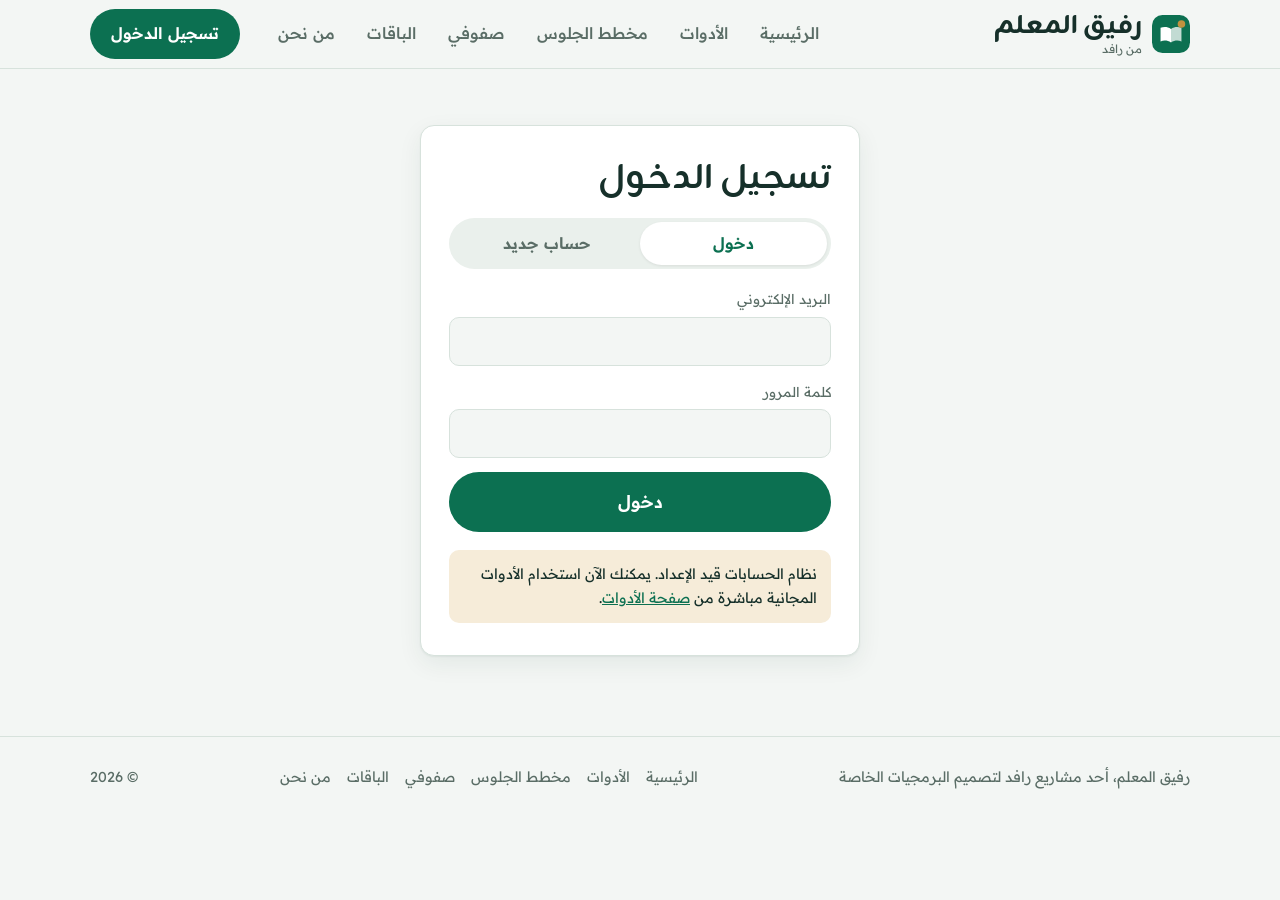
<file: login.html>
<!DOCTYPE html>
<html lang="ar" dir="rtl">
<head>
<meta charset="UTF-8">
<meta name="viewport" content="width=device-width, initial-scale=1, viewport-fit=cover">
<title>دخول رفيق المعلم</title>
<link rel="preconnect" href="https://fonts.googleapis.com">
<link rel="preconnect" href="https://fonts.gstatic.com" crossorigin>
<link rel="stylesheet" href="https://fonts.googleapis.com/css2?family=Zain:wght@400;700;800&family=Readex+Pro:wght@400;500;600&display=swap">
<link rel="stylesheet" href="assets/css/main.css">
<link rel="stylesheet" href="assets/css/tool.css">
<style>
  .auth {
    max-width: 440px;
    margin: 56px auto 0;
    background: var(--surface);
    border: 1px solid var(--line);
    border-radius: var(--radius);
    padding: 32px 28px;
    box-shadow: var(--shadow);
    display: flex;
    flex-direction: column;
    gap: 18px;
  }
  .auth h1 { font-size: 2.2rem; }
  .auth-tabs { display: grid; grid-template-columns: 1fr 1fr; background: var(--surface-2); border-radius: 999px; padding: 4px; }
  .auth-tabs button { font: inherit; font-weight: 600; border: 0; background: transparent; color: var(--muted); padding: 8px; border-radius: 999px; cursor: pointer; }
  .auth-tabs button[aria-selected="true"] { background: var(--surface); color: var(--brand); box-shadow: 0 1px 3px rgba(0,0,0,.08); }
  .auth form { display: flex; flex-direction: column; gap: 14px; }
  .auth .btn { width: 100%; }
  .notice { background: var(--gold-soft); color: var(--ink); border-radius: var(--radius-sm); padding: 12px 14px; font-size: .9rem; }
</style>
</head>
<body>

<header id="siteHeader" data-base="" data-page=""></header>

<main class="wrap">
  <div class="auth">
    <h1 id="authTitle">تسجيل الدخول</h1>
    <div class="auth-tabs" role="tablist">
      <button type="button" role="tab" id="tabLogin" aria-selected="true">دخول</button>
      <button type="button" role="tab" id="tabSignup" aria-selected="false">حساب جديد</button>
    </div>
    <form id="authForm" novalidate>
      <div id="nameField" hidden>
        <label class="field-label" for="fullName">الاسم</label>
        <input type="text" id="fullName" autocomplete="name">
      </div>
      <div>
        <label class="field-label" for="email">البريد الإلكتروني</label>
        <input type="email" id="email" autocomplete="email" dir="ltr">
      </div>
      <div>
        <label class="field-label" for="password">كلمة المرور</label>
        <input type="password" id="password" autocomplete="current-password" dir="ltr">
      </div>
      <button class="btn btn-primary btn-lg" type="submit" id="submitBtn">دخول</button>
    </form>
    <p class="notice" id="authNotice">نظام الحسابات قيد الإعداد. يمكنك الآن استخدام الأدوات المجانية مباشرة من <a href="tools.html">صفحة الأدوات</a>.</p>
  </div>
</main>

<footer id="siteFooter" data-base=""></footer>
<script src="assets/js/layout.js"></script>

<script>
  const tabLogin = document.getElementById('tabLogin');
  const tabSignup = document.getElementById('tabSignup');
  function setMode(signup) {
    tabLogin.setAttribute('aria-selected', String(!signup));
    tabSignup.setAttribute('aria-selected', String(signup));
    document.getElementById('nameField').hidden = !signup;
    document.getElementById('authTitle').textContent = signup ? 'إنشاء حساب مجاني' : 'تسجيل الدخول';
    document.getElementById('submitBtn').textContent = signup ? 'إنشاء الحساب' : 'دخول';
    document.getElementById('password').autocomplete = signup ? 'new-password' : 'current-password';
  }
  tabLogin.addEventListener('click', () => setMode(false));
  tabSignup.addEventListener('click', () => setMode(true));
  document.getElementById('authForm').addEventListener('submit', e => {
    e.preventDefault();
    const n = document.getElementById('authNotice');
    n.textContent = 'لم يُفعَّل التسجيل بعد. سيعمل هذا النموذج بعد ربط الموقع بالخادم.';
  });
</script>
</body>
</html>
</file>
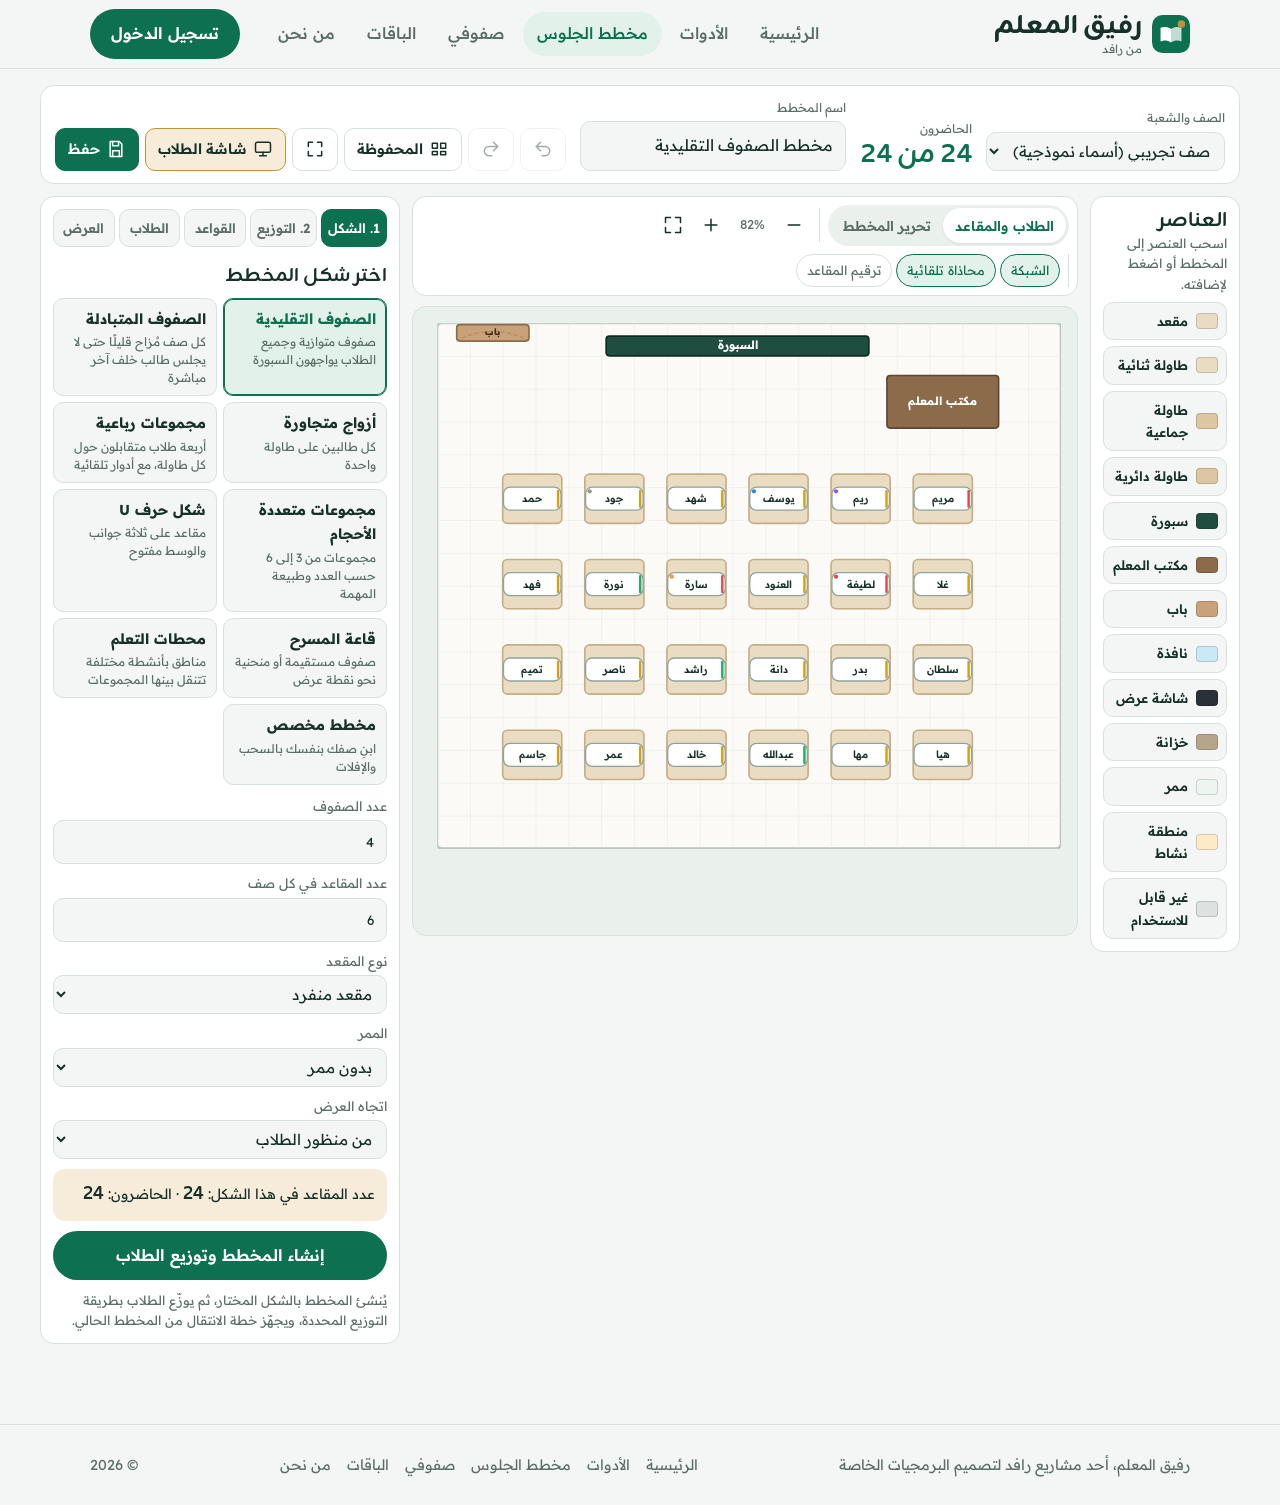
<file: seating.html>
<!DOCTYPE html>
<html lang="ar" dir="rtl">
<head>
<meta charset="UTF-8">
<meta name="viewport" content="width=device-width, initial-scale=1, viewport-fit=cover">
<title>مخطط الجلوس</title>
<meta name="description" content="مخطط جلوس الطلاب الذكي: أشكال صفوف متعددة، طرق توزيع وقواعد، تعديل بالسحب والإفلات، وخطة انتقال منظمة بين المخططات.">
<link rel="preconnect" href="https://fonts.googleapis.com">
<link rel="preconnect" href="https://fonts.gstatic.com" crossorigin>
<link rel="stylesheet" href="https://fonts.googleapis.com/css2?family=Zain:wght@400;700;800&family=Readex+Pro:wght@400;500;600&display=swap">
<link rel="stylesheet" href="assets/css/main.css">
<link rel="stylesheet" href="assets/css/tool.css">
<link rel="stylesheet" href="assets/css/seating.css">
</head>
<body>

<header id="siteHeader" data-base="" data-page="seating"></header>

<main class="seat-page">
  <!-- الشريط العلوي -->
  <div class="st-top" id="stTop">
    <div class="st-top-group">
      <label class="st-mini-label" for="classSel">الصف والشعبة</label>
      <select id="classSel" class="st-select"></select>
    </div>
    <div class="st-top-group">
      <span class="st-mini-label">الحاضرون</span>
      <b class="st-present" id="presentCount">0</b>
    </div>
    <div class="st-top-group st-grow">
      <label class="st-mini-label" for="docName">اسم المخطط</label>
      <input type="text" id="docName" class="st-input" maxlength="50">
    </div>
    <div class="st-top-actions">
      <button class="st-btn" type="button" id="undoBtn" title="تراجع (Ctrl+Z)" aria-label="تراجع"><svg viewBox="0 0 24 24"><path d="M9 14 4 9l5-5"/><path d="M4 9h10.5a5.5 5.5 0 0 1 0 11H11"/></svg></button>
      <button class="st-btn" type="button" id="redoBtn" title="إعادة (Ctrl+Y)" aria-label="إعادة"><svg viewBox="0 0 24 24"><path d="m15 14 5-5-5-5"/><path d="M20 9H9.5a5.5 5.5 0 0 0 0 11H13"/></svg></button>
      <button class="st-btn" type="button" id="libraryBtn" title="المخططات المحفوظة"><svg viewBox="0 0 24 24"><path d="M4 5h6v6H4zM14 5h6v6h-6zM4 15h6v4H4zM14 15h6v4h-6z"/></svg><span>المحفوظة</span></button>
      <button class="st-btn" type="button" id="fullBtn" title="ملء الشاشة" aria-label="ملء الشاشة"><svg viewBox="0 0 24 24"><path d="M4 9V4h5M20 9V4h-5M4 15v5h5M20 15v5h-5"/></svg></button>
      <button class="st-btn st-btn-gold" type="button" id="studentViewBtn"><svg viewBox="0 0 24 24"><rect x="3" y="4" width="18" height="12" rx="2"/><path d="M8 20h8M12 16v4"/></svg><span>شاشة الطلاب</span></button>
      <button class="st-btn st-btn-primary" type="button" id="saveBtn"><svg viewBox="0 0 24 24"><path d="M5 3h11l3 3v15H5z"/><path d="M8 3v5h7V3M8 21v-7h8v7"/></svg><span>حفظ</span></button>
    </div>
  </div>

  <div class="seat-app" id="seatApp">
    <!-- مكتبة العناصر -->
    <aside class="st-lib" aria-label="مكتبة العناصر">
      <h2>العناصر</h2>
      <p class="st-hint">اسحب العنصر إلى المخطط أو اضغط لإضافته.</p>
      <div class="st-lib-list" id="libList"></div>
    </aside>

    <!-- مساحة التصميم -->
    <section class="st-canvas-col">
      <div class="st-toolbar">
        <div class="st-seg" role="group" aria-label="وضع التعديل">
          <button type="button" data-mode="students" aria-pressed="true">الطلاب والمقاعد</button>
          <button type="button" data-mode="furniture" aria-pressed="false">تحرير المخطط</button>
        </div>
        <div class="st-tool-group">
          <button class="st-icon" type="button" id="zoomOut" title="تصغير" aria-label="تصغير"><svg viewBox="0 0 24 24"><path d="M5 12h14"/></svg></button>
          <span class="st-zoom" id="zoomVal">100%</span>
          <button class="st-icon" type="button" id="zoomIn" title="تكبير" aria-label="تكبير"><svg viewBox="0 0 24 24"><path d="M12 5v14M5 12h14"/></svg></button>
          <button class="st-icon" type="button" id="zoomFit" title="ملاءمة الشاشة" aria-label="ملاءمة"><svg viewBox="0 0 24 24"><path d="M9 3H3v6M15 3h6v6M9 21H3v-6M15 21h6v-6"/></svg></button>
        </div>
        <div class="st-tool-group">
          <button class="st-toggle" type="button" id="tGrid" aria-pressed="true">الشبكة</button>
          <button class="st-toggle" type="button" id="tSnap" aria-pressed="true">محاذاة تلقائية</button>
          <button class="st-toggle" type="button" id="tNums" aria-pressed="false">ترقيم المقاعد</button>
        </div>
        <div class="st-tool-group st-sel-tools" id="selTools" hidden>
          <span class="st-sel-count" id="selCount"></span>
          <button class="st-icon" type="button" data-act="rotL" title="تدوير 15° يسارًا"><svg viewBox="0 0 24 24"><path d="M3 12a9 9 0 1 0 3-6.7L3 8"/><path d="M3 3v5h5"/></svg></button>
          <button class="st-icon" type="button" data-act="rotR" title="تدوير 15° يمينًا"><svg viewBox="0 0 24 24"><path d="M21 12a9 9 0 1 1-3-6.7L21 8"/><path d="M21 3v5h-5"/></svg></button>
          <button class="st-icon" type="button" data-act="rot90" title="تدوير 90°"><b>90°</b></button>
          <button class="st-icon" type="button" data-act="capMinus" title="مقاعد أقل للطاولة"><b>−</b></button>
          <button class="st-icon" type="button" data-act="capPlus" title="مقاعد أكثر للطاولة"><b>+</b></button>
          <button class="st-icon" type="button" data-act="label" title="تسمية"><svg viewBox="0 0 24 24"><path d="M4 20h4L19 9l-4-4L4 16z"/></svg></button>
          <button class="st-icon" type="button" data-act="dup" title="تكرار (Ctrl+D)"><svg viewBox="0 0 24 24"><rect x="8" y="8" width="12" height="12" rx="2"/><path d="M16 8V4H4v12h4"/></svg></button>
          <button class="st-icon danger" type="button" data-act="del" title="حذف (Delete)"><svg viewBox="0 0 24 24"><path d="M4 7h16M9 7V4h6v3M6 7l1 13h10l1-13"/></svg></button>
        </div>
        <button class="st-toggle" type="button" id="selectAll" hidden>تحديد الكل</button>
      </div>

      <div class="st-stations-bar" id="stationsBar" hidden></div>

      <div class="st-canvas-wrap" id="canvasWrap">
        <div id="roomHost" role="img" aria-label="مخطط جلوس الصف"></div>
        <div class="st-popover" id="seatPop" hidden></div>
      </div>

      <div class="st-report" id="report" hidden></div>

      <div class="st-unseated" id="unseatedBox" hidden>
        <b>بلا مقعد:</b>
        <div class="st-unseated-list" id="unseatedList"></div>
        <span class="st-hint">اسحب الاسم إلى مقعد فارغ.</span>
      </div>

      <!-- خطة الانتقال -->
      <section class="st-transition" id="transBox" hidden>
        <div class="st-trans-head">
          <h2>خطة الانتقال</h2>
          <span class="st-hint" id="transSummary"></span>
          <div class="st-seg" role="group" aria-label="طريقة عرض الانتقال">
            <button type="button" data-tview="steps" aria-pressed="true">خطوة بخطوة</button>
            <button type="button" data-tview="anim" aria-pressed="false">حركة متتابعة</button>
            <button type="button" data-tview="compare" aria-pressed="false">قبل وبعد</button>
          </div>
          <button class="st-icon" type="button" id="transClose" title="إغلاق" aria-label="إغلاق خطة الانتقال"><svg viewBox="0 0 24 24"><path d="M6 6l12 12M18 6 6 18"/></svg></button>
        </div>
        <ol class="st-steps" id="transSteps"></ol>
        <div class="st-trans-ctrl">
          <button class="btn btn-ghost" type="button" id="stepPrev">السابق</button>
          <button class="btn btn-primary" type="button" id="stepNext">التالي</button>
          <button class="btn btn-ghost" type="button" id="animPlay">تشغيل الحركة</button>
          <span class="st-timer" id="transTimer" hidden></span>
        </div>
      </section>
    </section>

    <!-- لوحة الإعدادات -->
    <aside class="st-panel" aria-label="الإعدادات">
      <div class="st-tabs" role="tablist">
        <button type="button" role="tab" data-tab="shape" aria-selected="true">1. الشكل</button>
        <button type="button" role="tab" data-tab="method" aria-selected="false">2. التوزيع</button>
        <button type="button" role="tab" data-tab="rules" aria-selected="false">القواعد</button>
        <button type="button" role="tab" data-tab="students" aria-selected="false">الطلاب</button>
        <button type="button" role="tab" data-tab="view" aria-selected="false">العرض</button>
      </div>

      <div class="st-tab" data-pane="shape">
        <h3>اختر شكل المخطط</h3>
        <div class="st-types" id="typeList"></div>
        <div class="st-form" id="shapeForm"></div>
        <div class="st-summary" id="groupSummary" hidden></div>
        <button class="btn btn-primary st-wide" type="button" id="buildBtn">إنشاء المخطط وتوزيع الطلاب</button>
        <p class="st-hint">يُنشئ المخطط بالشكل المختار، ثم يوزّع الطلاب بطريقة التوزيع المحددة، ويجهّز خطة الانتقال من المخطط الحالي.</p>
      </div>

      <div class="st-tab" data-pane="method" hidden>
        <h3>اختر طريقة توزيع الطلاب</h3>
        <div class="st-methods" id="methodList"></div>
        <div class="st-checks">
          <label><input type="checkbox" id="optAvoidPrev" checked> منع تكرار الجار أو الشريك السابق</label>
          <label><input type="checkbox" id="optFront"> أولوية المقاعد الأمامية لمن يحتاج رؤية أو متابعة أكبر</label>
          <label><input type="checkbox" id="optHeight" checked> مراعاة الطول وخط النظر في قاعة المسرح</label>
          <label><input type="checkbox" id="optRoles" checked> تعيين أدوار للمجموعات (قائد، كاتب، متحدث، ضابط وقت)</label>
        </div>
        <button class="btn btn-primary st-wide" type="button" id="distBtn">إعادة توزيع المقاعد غير المثبتة</button>
        <div class="st-row2">
          <button class="btn btn-ghost" type="button" id="undoDistBtn">تراجع عن آخر توزيع</button>
          <button class="btn btn-ghost" type="button" id="compareBtn">مقارنة بالسابق</button>
        </div>
        <button class="btn btn-ghost st-wide" type="button" id="transOpenBtn">عرض خطة الانتقال</button>
        <p class="st-hint">المقاعد المثبتة (عليها قفل) لا تتغير عند إعادة التوزيع.</p>
      </div>

      <div class="st-tab" data-pane="rules" hidden>
        <h3>منع التجاور</h3>
        <p class="st-hint">اختر طالبين أو أكثر لا يجلسون متجاورين أو في المجموعة نفسها.</p>
        <select id="sepPick" class="st-multi" multiple size="5" aria-label="طلاب منع التجاور"></select>
        <button class="btn btn-ghost st-wide" type="button" id="sepAdd">إضافة قاعدة منع</button>
        <ul class="st-rule-list" id="sepList"></ul>

        <h3>جمع طلاب محددين</h3>
        <p class="st-hint">يبقى الطلاب المختارون معًا في مجموعة أو زوج واحد (تثبيت الأزواج).</p>
        <select id="togPick" class="st-multi" multiple size="5" aria-label="طلاب الجمع"></select>
        <button class="btn btn-ghost st-wide" type="button" id="togAdd">إضافة قاعدة جمع</button>
        <ul class="st-rule-list" id="togList"></ul>

        <h3>المقاعد المثبتة</h3>
        <p class="st-hint">اضغط أي مقعد في المخطط لتثبيت طالب فيه، أو تثبيت مجموعة كاملة، أو إخلائه، أو منع استخدامه، أو تحديد بديل عند الغياب.</p>
        <ul class="st-rule-list" id="pinList"></ul>
        <p class="st-hint">«منع الجلوس في الخلف» يُحدَّد لكل طالب في تبويب الطلاب.</p>
      </div>

      <div class="st-tab" data-pane="students" hidden>
        <h3>الحضور والملف الشخصي</h3>
        <p class="st-hint">هذه البيانات تظهر للمعلم فقط، ولا تظهر في شاشة الطلاب.</p>
        <div class="st-stu-tools">
          <input type="text" id="stuSearch" class="st-input" placeholder="بحث عن طالب">
          <button class="btn btn-ghost" type="button" id="allPresent">الكل حاضر</button>
        </div>
        <div class="st-legend">
          <span><i class="lv lv1"></i>متقدم</span><span><i class="lv lv2"></i>متوسط</span><span><i class="lv lv3"></i>يحتاج دعمًا</span>
        </div>
        <div class="st-stu-list" id="stuList"></div>
      </div>

      <div class="st-tab" data-pane="view" hidden>
        <h3>عرض المخطط</h3>
        <div class="st-form">
          <label>الأسماء
            <select id="vNames" class="st-select"><option value="short">مختصرة</option><option value="full">كاملة</option></select>
          </label>
          <label>حجم بطاقات الطلاب
            <select id="vCard" class="st-select"><option value="s">صغير</option><option value="m">متوسط</option><option value="l">كبير</option></select>
          </label>
          <label>اتجاه العرض
            <select id="vPersp" class="st-select"><option value="students">من منظور الطلاب (السبورة في الأعلى)</option><option value="teacher">من منظور المعلم (السبورة في الأسفل)</option></select>
          </label>
          <label class="st-check-inline"><input type="checkbox" id="vColors" checked> لون لكل مجموعة</label>
          <label class="st-check-inline"><input type="checkbox" id="vTags" checked> إظهار الوسوم والمستويات (للمعلم فقط)</label>
        </div>
        <h3>الانتقال</h3>
        <div class="st-form">
          <label>أقصى عدد في الدفعة الواحدة
            <input type="number" id="vBatch" class="st-input" min="2" max="20" value="6">
          </label>
          <label>مدة مؤقت الانتقال (ثوانٍ)
            <input type="number" id="vTimer" class="st-input" min="15" max="900" value="120">
          </label>
        </div>
        <h3>مساحة الغرفة</h3>
        <div class="st-form st-form-2">
          <label>العرض<input type="number" id="roomW" class="st-input" min="10" max="60"></label>
          <label>الطول<input type="number" id="roomH" class="st-input" min="8" max="50"></label>
        </div>
        <h3>تصدير</h3>
        <div class="st-row2">
          <button class="btn btn-ghost" type="button" id="exportPng">صورة PNG</button>
          <button class="btn btn-ghost" type="button" id="exportPdf">طباعة / PDF</button>
        </div>
        <p class="st-hint">التصدير بنسخة الطلاب: الأسماء والمجموعات فقط، دون الملاحظات والتصنيفات.</p>
      </div>
    </aside>
  </div>
</main>

<!-- حفظ المخطط -->
<div class="st-modal" id="saveModal" hidden>
  <form class="st-dialog" id="saveForm">
    <h2>حفظ المخطط</h2>
    <label>الاسم<input type="text" id="saveName" class="st-input" maxlength="50" required></label>
    <label>النوع
      <select id="saveCat" class="st-select">
        <option>المخطط الأساسي</option><option>مخطط الاختبار</option><option>مخطط المجموعات</option>
        <option>مخطط المناقشة</option><option>مخطط المختبر</option><option>مخطط حصة معينة</option>
      </select>
    </label>
    <label>ملاحظات<textarea id="saveNotes" class="st-input" rows="3"></textarea></label>
    <div class="st-row2">
      <button class="btn btn-primary" type="submit" id="saveConfirm">حفظ</button>
      <button class="btn btn-ghost" type="button" id="saveAsNew">حفظ كنسخة جديدة</button>
    </div>
    <button class="btn btn-ghost st-wide" type="button" data-close>إلغاء</button>
  </form>
</div>

<!-- المخططات المحفوظة -->
<div class="st-modal" id="libModal" hidden>
  <div class="st-dialog st-dialog-wide">
    <div class="st-dialog-head">
      <h2>المخططات المحفوظة</h2>
      <label class="st-check-inline"><input type="checkbox" id="libThisClass" checked> هذا الصف فقط</label>
      <button class="st-icon" type="button" data-close aria-label="إغلاق"><svg viewBox="0 0 24 24"><path d="M6 6l12 12M18 6 6 18"/></svg></button>
    </div>
    <div class="st-lib-grid" id="savedGrid"></div>
  </div>
</div>

<!-- المقارنة -->
<div class="st-modal" id="cmpModal" hidden>
  <div class="st-dialog st-dialog-wide">
    <div class="st-dialog-head">
      <h2>قبل وبعد</h2>
      <span class="st-hint" id="cmpStats"></span>
      <button class="st-icon" type="button" data-close aria-label="إغلاق"><svg viewBox="0 0 24 24"><path d="M6 6l12 12M18 6 6 18"/></svg></button>
    </div>
    <div class="st-cmp">
      <figure><figcaption>قبل</figcaption><div id="cmpBefore"></div></figure>
      <figure><figcaption>بعد</figcaption><div id="cmpAfter"></div></figure>
    </div>
  </div>
</div>

<!-- رسالة المحطات -->
<div class="st-modal" id="stationMsg" hidden>
  <div class="st-dialog st-announce">
    <div class="st-announce-title" id="stationMsgTitle">انتهى وقت الجولة</div>
    <ul class="st-announce-list" id="stationMsgList"></ul>
    <button class="btn btn-primary btn-lg st-wide" type="button" id="stationNext">ابدأ الجولة التالية</button>
    <button class="btn btn-ghost st-wide" type="button" data-close>إغلاق</button>
  </div>
</div>

<!-- شاشة الطلاب -->
<div class="st-student" id="studentView" hidden>
  <div class="st-sv-head">
    <div>
      <div class="st-sv-title" id="svTitle"></div>
      <div class="st-sv-sub" id="svSub"></div>
    </div>
    <div class="st-sv-timer" id="svTimer" hidden></div>
    <button class="btn btn-ghost" type="button" id="svExit">خروج</button>
  </div>
  <div class="st-sv-body">
    <div class="st-sv-room" id="svRoom"></div>
    <div class="st-sv-info" id="svInfo" hidden>
      <div class="st-sv-step" id="svStep"></div>
      <div class="st-sv-chips" id="svChips"></div>
      <div class="st-row2">
        <button class="btn btn-ghost btn-lg" type="button" id="svPrev">السابق</button>
        <button class="btn btn-primary btn-lg" type="button" id="svNext">التالي</button>
      </div>
    </div>
  </div>
</div>

<div id="printArea" aria-hidden="true"></div>

<footer id="siteFooter" data-base=""></footer>
<script src="assets/js/layout.js"></script>
<script src="assets/js/common.js"></script>
<script src="assets/js/classes-store.js"></script>
<script src="assets/js/seating/templates.js"></script>
<script src="assets/js/seating/engine.js"></script>
<script src="assets/js/seating/transition.js"></script>
<script src="assets/js/seating/render.js"></script>
<script src="assets/js/seating/app.js"></script>
</body>
</html>
</file>
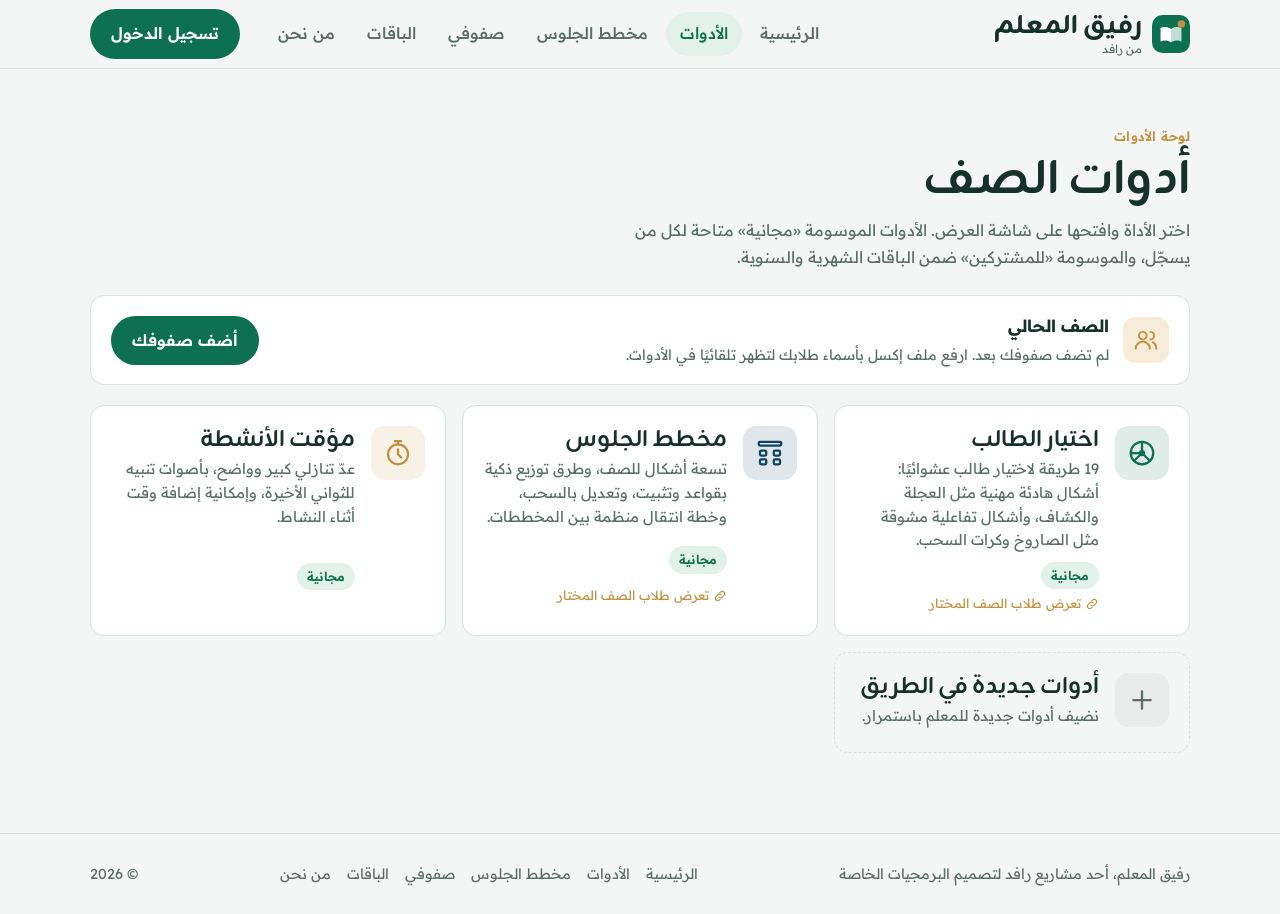
<file: tools.html>
<!DOCTYPE html>
<html lang="ar" dir="rtl">
<head>
<meta charset="UTF-8">
<meta name="viewport" content="width=device-width, initial-scale=1, viewport-fit=cover">
<title>أدوات رفيق المعلم</title>
<link rel="preconnect" href="https://fonts.googleapis.com">
<link rel="preconnect" href="https://fonts.gstatic.com" crossorigin>
<link rel="stylesheet" href="https://fonts.googleapis.com/css2?family=Zain:wght@400;700;800&family=Readex+Pro:wght@400;500;600&display=swap">
<link rel="stylesheet" href="assets/css/main.css">
<style>
  .class-bar {
    display: flex;
    align-items: center;
    gap: 14px;
    flex-wrap: wrap;
    background: var(--surface);
    border: 1px solid var(--line);
    border-radius: var(--radius);
    padding: 16px 20px;
    margin-bottom: 20px;
  }
  .class-bar-icon {
    width: 46px; height: 46px; border-radius: 12px; flex: none;
    display: grid; place-items: center;
    background: var(--gold-soft); color: var(--gold);
  }
  .class-bar-icon svg { width: 26px; height: 26px; }
  .class-bar-text { flex: 1; min-width: 200px; }
  .class-bar-text strong { display: block; font-size: 1.05rem; }
  .class-bar-text span { color: var(--muted); font-size: .9rem; }
  .class-bar select {
    font: inherit; color: var(--ink); background: var(--bg);
    border: 1px solid var(--line); border-radius: var(--radius-sm);
    padding: 10px 12px; min-width: 240px; max-width: 100%;
  }
</style>
</head>
<body>

<header id="siteHeader" data-base="" data-page="tools"></header>

<main class="wrap">
  <section class="section">
    <div class="section-head">
      <span class="eyebrow">لوحة الأدوات</span>
      <h1 style="font-size:clamp(2.2rem,4vw,3rem)">أدوات الصف</h1>
      <p>اختر الأداة وافتحها على شاشة العرض. الأدوات الموسومة «مجانية» متاحة لكل من يسجّل، والموسومة «للمشتركين» ضمن الباقات الشهرية والسنوية.</p>
    </div>
    <div class="class-bar" id="classBar">
      <span class="class-bar-icon"><svg viewBox="0 0 24 24" fill="none" stroke="currentColor" stroke-width="1.8" stroke-linecap="round" stroke-linejoin="round" aria-hidden="true"><circle cx="9" cy="8" r="3.5"/><path d="M2.5 20a6.5 6.5 0 0 1 13 0M16 4.5a3.5 3.5 0 0 1 0 7M18 14a6.5 6.5 0 0 1 3.5 6"/></svg></span>
      <div class="class-bar-text">
        <strong>الصف الحالي</strong>
        <span id="classBarHint">اختر الصف، وستظهر أسماء طلابه تلقائيًا في الأدوات المرتبطة بالصفوف.</span>
      </div>
      <label class="field-label" for="classSelect" hidden>الصف</label>
      <select id="classSelect" aria-label="الصف الحالي"></select>
      <a class="btn btn-ghost" href="classes.html" id="manageClasses">إدارة صفوفي</a>
    </div>
    <div class="tool-grid" id="toolGrid"></div>
  </section>
</main>

<footer id="siteFooter" data-base=""></footer>
<script src="assets/js/layout.js"></script>

<script src="assets/js/tools-data.js"></script>
<script src="assets/js/classes-store.js"></script>
<script>
  renderToolCards(document.getElementById('toolGrid'));
  (function () {
    const S = window.RafeeqClasses;
    const select = document.getElementById('classSelect');
    const count = S.fillSelect(select, { emptyLabel: 'بدون صف (قائمة يدوية)' });
    if (!count) {
      select.hidden = true;
      document.getElementById('classBarHint').textContent = 'لم تضف صفوفك بعد. ارفع ملف إكسل بأسماء طلابك لتظهر تلقائيًا في الأدوات.';
      const m = document.getElementById('manageClasses');
      m.textContent = 'أضف صفوفك';
      m.className = 'btn btn-primary';
    }
    select.addEventListener('change', () => S.setActive(select.value));
  })();
</script>
</body>
</html>
</file>
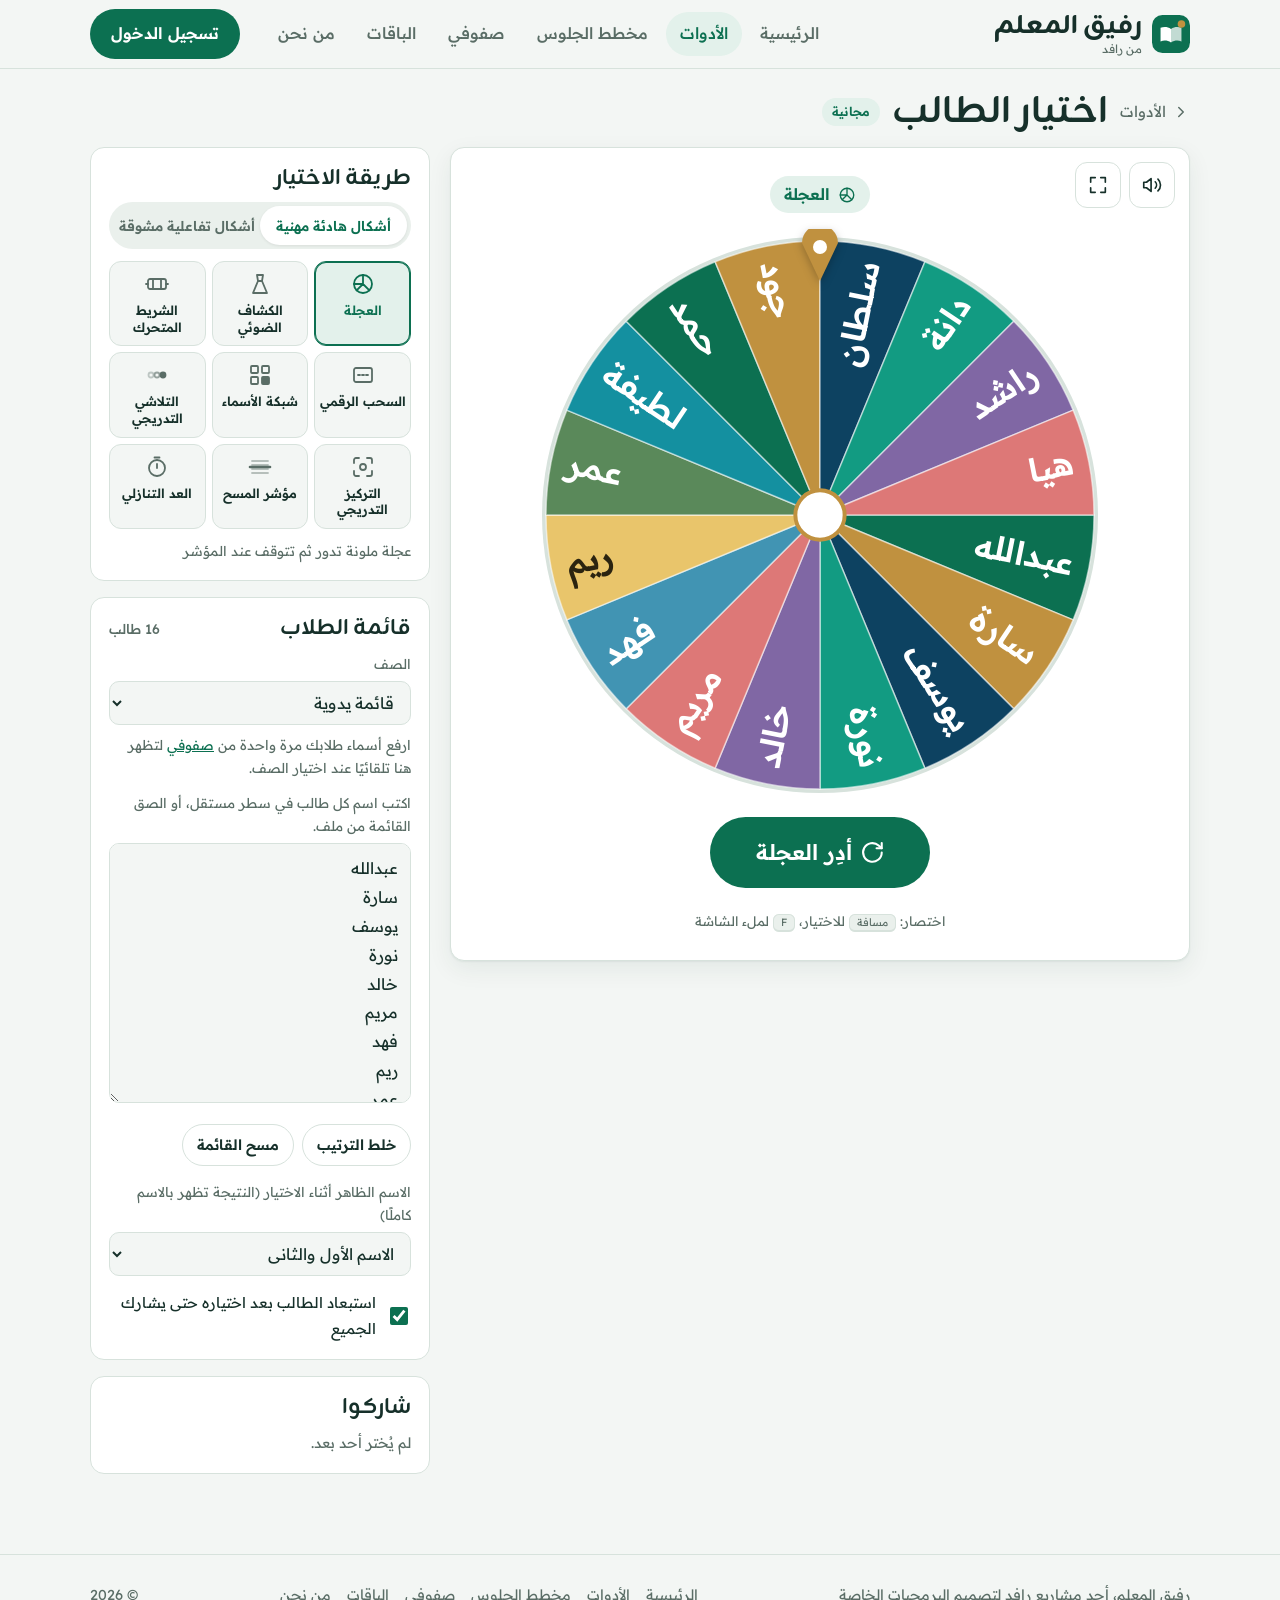
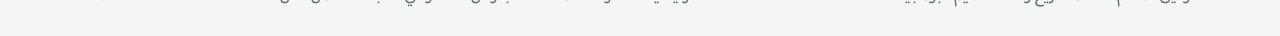
<file: tools/picker.html>
<!DOCTYPE html>
<html lang="ar" dir="rtl">
<head>
<meta charset="UTF-8">
<meta name="viewport" content="width=device-width, initial-scale=1, viewport-fit=cover">
<title>اختيار الطالب</title>
<link rel="preconnect" href="https://fonts.googleapis.com">
<link rel="preconnect" href="https://fonts.gstatic.com" crossorigin>
<link rel="stylesheet" href="https://fonts.googleapis.com/css2?family=Zain:wght@400;700;800&family=Readex+Pro:wght@400;500;600&display=swap">
<link rel="stylesheet" href="../assets/css/main.css">
<link rel="stylesheet" href="../assets/css/tool.css">
<link rel="stylesheet" href="../assets/css/picker.css">
<link rel="stylesheet" href="../assets/css/picker-fun.css">
<style>
  .wheel-layout {
    display: grid;
    grid-template-columns: minmax(0, 1fr) 340px;
    gap: 20px;
    align-items: start;
  }

  @media (max-width: 900px) {
    .wheel-layout { grid-template-columns: 1fr; }
  }

  .stage {
    display: flex;
    flex-direction: column;
    align-items: center;
    gap: 22px;
    padding: 28px 20px;
  }

  .stage-tools {
    position: absolute;
    top: 14px;
    inset-inline-start: 14px;
    display: flex;
    gap: 8px;
    z-index: 3;
  }

  .wheel-box {
    position: relative;
    width: min(100%, 560px);
    aspect-ratio: 1;
    max-width: 100%;
  }

  .stage:fullscreen .wheel-box,
  .stage.pseudo-full .wheel-box {
    width: min(92vw, 78vh);
  }

  .stage:fullscreen,
  .stage.pseudo-full {
    justify-content: center;
  }

  #wheel {
    width: 100%;
    height: 100%;
    display: block;
    cursor: pointer;
  }

  /* المؤشر أعلى العجلة */
  .pointer {
    position: absolute;
    top: -6px;
    left: 50%;
    transform: translateX(-50%);
    width: 44px;
    height: 54px;
    z-index: 2;
    filter: drop-shadow(0 3px 4px rgba(0, 0, 0, .25));
    transform-origin: 50% 20%;
  }

  .pointer.is-ticking { animation: flick .12s ease-out; }
  @keyframes flick { 40% { transform: translateX(-50%) rotate(-14deg); } }

  .spin-btn { min-width: 220px; font-size: 1.35rem; padding: 16px 40px; }


  /* بطاقة النتيجة */
  .result {
    position: absolute;
    inset: 0;
    display: grid;
    place-items: center;
    background: color-mix(in srgb, var(--bg) 72%, transparent);
    backdrop-filter: blur(3px);
    z-index: 5;
    border-radius: inherit;
    padding: 16px;
  }

  .result-card {
    background: var(--surface);
    border: 2px solid var(--gold);
    border-radius: 22px;
    padding: 32px clamp(24px, 5vw, 64px);
    text-align: center;
    box-shadow: 0 30px 60px rgba(0, 0, 0, .18);
    animation: pop .45s cubic-bezier(.2, 1.4, .4, 1);
    max-width: 100%;
  }

  @keyframes pop { from { transform: scale(.6); opacity: 0; } }

  .result-label { color: var(--muted); font-size: 1.05rem; }

  .result-name {
    font-family: var(--font-display);
    font-weight: 800;
    font-size: clamp(3.5rem, 11vw, 8rem);
    line-height: 1.1;
    color: var(--brand);
    margin-block: 8px 20px;
    overflow-wrap: anywhere;
  }

  .result-actions { display: flex; gap: 10px; justify-content: center; flex-wrap: wrap; }

  /* اللوحة الجانبية */
  .side { display: flex; flex-direction: column; gap: 16px; }

  #names { min-height: 260px; resize: vertical; line-height: 1.8; }
  #names[readonly] { background: var(--surface-2); color: var(--muted); cursor: default; }

  .class-select {
    font: inherit;
    color: var(--ink);
    background: var(--bg);
    border: 1px solid var(--line);
    border-radius: var(--radius-sm);
    padding: 10px 12px;
    width: 100%;
  }

  .stage-class {
    font-family: var(--font-display);
    font-size: clamp(1.4rem, 3vw, 2rem);
    font-weight: 700;
    color: var(--muted);
    margin-top: 8px;
  }

  .class-note { font-size: .85rem; color: var(--muted); margin-top: 8px; }

  .count {
    font-family: var(--font-body);
    font-size: .85rem;
    font-weight: 500;
    color: var(--muted);
    font-variant-numeric: tabular-nums;
  }

  .row { display: flex; gap: 8px; flex-wrap: wrap; margin-top: 12px; }
  .row .btn { padding: 8px 14px; font-size: .9rem; }

  .check {
    display: flex;
    align-items: center;
    gap: 10px;
    margin-top: 14px;
    font-size: .93rem;
    cursor: pointer;
  }
  .check input { width: 20px; height: 20px; accent-color: var(--brand); }

  .picked {
    list-style: none;
    padding: 0;
    margin: 0;
    display: flex;
    flex-wrap: wrap;
    gap: 6px;
  }

  .picked li {
    background: var(--surface-2);
    border-radius: 999px;
    padding: 3px 12px;
    font-size: .9rem;
  }

  .picked li b {
    font-weight: 500;
    color: var(--muted);
    font-size: .8rem;
    margin-inline-end: 4px;
    font-variant-numeric: tabular-nums;
  }

  .empty-note { color: var(--muted); font-size: .9rem; }

  .stage-msg {
    color: var(--muted);
    text-align: center;
  }
</style>
</head>
<body>

<header id="siteHeader" data-base="../" data-page="tools"></header>

<main class="wrap">
  <div class="tool-bar">
    <a class="back-link" href="../tools.html">
      <svg width="18" height="18" viewBox="0 0 24 24" fill="none" stroke="currentColor" stroke-width="2" stroke-linecap="round" stroke-linejoin="round" aria-hidden="true"><path d="m9 6 6 6-6 6"/></svg>
      الأدوات
    </a>
    <h1>اختيار الطالب</h1>
    <span class="tag tag-free">مجانية</span>
  </div>

  <div class="wheel-layout">
    <section class="stage" id="stage" aria-label="اختيار الطالب">
      <div class="stage-tools">
        <button class="icon-btn" type="button" id="soundBtn" aria-pressed="true" title="الصوت">
          <svg viewBox="0 0 24 24" fill="none" stroke="currentColor" stroke-width="1.8" stroke-linecap="round" stroke-linejoin="round" aria-hidden="true"><path d="M11 5 6 9H3v6h3l5 4z"/><path class="sound-wave" d="M15.5 8.5a5 5 0 0 1 0 7M18.5 5.5a9 9 0 0 1 0 13"/><path class="sound-off" d="m16 9 6 6m0-6-6 6" hidden/></svg>
        </button>
        <button class="icon-btn" type="button" id="fullBtn" title="ملء الشاشة (F)">
          <svg viewBox="0 0 24 24" fill="none" stroke="currentColor" stroke-width="1.8" stroke-linecap="round" stroke-linejoin="round" aria-hidden="true"><path d="M4 9V4h5M20 9V4h-5M4 15v5h5M20 15v5h-5"/></svg>
        </button>
      </div>

      <p class="stage-class" id="stageClass" hidden></p>
      <div class="stage-mode" id="stageMode"></div>

      <div class="mode-view" id="modeView" hidden></div>

      <div class="wheel-box" id="wheelBox">
        <svg class="pointer" id="pointer" viewBox="0 0 44 54" aria-hidden="true"><path d="M22 52 4 14a18 18 0 1 1 36 0z" fill="#C0913F"/><circle cx="22" cy="18" r="7" fill="#fff"/></svg>
        <canvas id="wheel" aria-label="عجلة أسماء الطلاب، اضغط لتدويرها"></canvas>
      </div>

      <p class="stage-msg" id="stageMsg" hidden>أضف اسمين على الأقل في قائمة الطلاب.</p>

      <button class="btn btn-primary spin-btn" type="button" id="spinBtn">
        <svg viewBox="0 0 24 24" fill="none" stroke="currentColor" stroke-width="2" stroke-linecap="round" stroke-linejoin="round" aria-hidden="true"><path d="M21 12a9 9 0 1 1-3-6.7L21 8"/><path d="M21 3v5h-5"/></svg>
        <span id="spinLabel">أدِر العجلة</span>
      </button>
      <p class="kbd-hint">اختصار: <kbd>مسافة</kbd> للاختيار، <kbd>F</kbd> لملء الشاشة</p>

      <div class="result" id="result" hidden>
        <div class="result-card" role="dialog" aria-live="assertive" aria-labelledby="resultName">
          <div class="result-label">الطالب المشارك</div>
          <div class="result-name" id="resultName"></div>
          <div class="result-actions">
            <button class="btn btn-primary btn-lg" type="button" id="againBtn">اختيار طالب آخر</button>
            <button class="btn btn-ghost btn-lg" type="button" id="closeBtn">إغلاق</button>
          </div>
        </div>
      </div>
    </section>

    <aside class="side">
      <div class="panel">
        <h2>طريقة الاختيار</h2>
        <div class="mode-groups" id="modeGroups" role="group" aria-label="نوع الأشكال"></div>
        <div class="modes" id="modes" role="group" aria-label="طريقة الاختيار"></div>
        <p class="mode-desc" id="modeDesc"></p>
        <div class="mode-opts" id="tickerOpts" hidden>
          <label class="field-label" for="tickerDir">اتجاه الشريط</label>
          <select id="tickerDir" class="class-select">
            <option value="v">رأسي (من أعلى لأسفل)</option>
            <option value="h">أفقي (من جانب لآخر)</option>
          </select>
        </div>
      </div>

      <div class="panel">
        <h2>قائمة الطلاب <span class="count" id="count"></span></h2>
        <label class="field-label" for="classSelect">الصف</label>
        <select id="classSelect" class="class-select"></select>
        <p class="class-note" id="classNote" hidden></p>
        <label class="field-label" for="names" id="namesLabel" style="margin-top:12px">اكتب اسم كل طالب في سطر مستقل، أو الصق القائمة من ملف.</label>
        <textarea id="names" spellcheck="false"></textarea>
        <div class="row">
          <button class="btn btn-ghost" type="button" id="shuffleBtn">خلط الترتيب</button>
          <button class="btn btn-ghost" type="button" id="clearBtn">مسح القائمة</button>
        </div>
        <div style="margin-top:14px">
          <label class="field-label" for="labelMode">الاسم الظاهر أثناء الاختيار (النتيجة تظهر بالاسم كاملًا)</label>
          <select id="labelMode" class="class-select">
            <option value="2">الاسم الأول والثاني</option>
            <option value="1">الاسم الأول فقط</option>
            <option value="all">الاسم كاملًا</option>
          </select>
        </div>
        <label class="check">
          <input type="checkbox" id="removePicked" checked>
          استبعاد الطالب بعد اختياره حتى يشارك الجميع
        </label>
      </div>

      <div class="panel">
        <h2>
          شاركوا
          <button class="btn btn-ghost" type="button" id="resetPickedBtn" style="padding:6px 12px;font-size:.85rem">إعادة الجميع</button>
        </h2>
        <ol class="picked" id="picked"></ol>
        <p class="empty-note" id="pickedEmpty">لم يُختر أحد بعد.</p>
      </div>
    </aside>
  </div>
</main>

<footer id="siteFooter" data-base="../"></footer>
<script src="../assets/js/layout.js"></script>

<script src="../assets/js/common.js"></script>
<script src="../assets/js/classes-store.js"></script>
<script src="../assets/js/picker-modes.js"></script>
<script src="../assets/js/picker-fun.js"></script>
<script>
(function () {
  const { store, sound, toggleFullscreen } = window.Rafeeq;

  const SAMPLE = ['عبدالله', 'سارة', 'يوسف', 'نورة', 'خالد', 'مريم', 'فهد', 'ريم', 'عمر', 'لطيفة', 'حمد', 'جود', 'سلطان', 'دانة', 'راشد', 'هيا'];
  const COLORS = ['#0C7051', '#C0913F', '#0D4261', '#129B82', '#8067A4', '#DD7877', '#4194B3', '#E9C56B', '#5A895A', '#1490A0'];
  const LIGHT = new Set(['#E9C56B']);

  const el = id => document.getElementById(id);
  const canvas = el('wheel');
  const ctx = canvas.getContext('2d');
  const namesInput = el('names');

  const Classes = window.RafeeqClasses;
  let source = ''; // '' = قائمة يدوية، وإلا معرّف الصف
  let picked = [];
  const pickedKey = () => 'wheel:picked:' + (source || 'manual');
  let rotation = 0;
  let spinning = false;
  let lastPick = null;

  // تحميل أسماء الصف المختار، أو القائمة اليدوية المحفوظة
  function loadSource(id) {
    const cls = id ? Classes.get(id) : null;
    source = cls ? cls.id : '';
    Classes.setActive(source);
    const isClass = !!cls;
    namesInput.value = isClass
      ? cls.students.map(st => st.name).join('\n')
      : store.get('wheel:names', SAMPLE).join('\n');
    namesInput.readOnly = isClass;
    el('namesLabel').textContent = isClass
      ? 'أسماء طلاب الصف (للتعديل افتح صفحة صفوفي)'
      : 'اكتب اسم كل طالب في سطر مستقل، أو الصق القائمة من ملف.';
    el('clearBtn').hidden = isClass;
    el('classNote').hidden = !isClass || cls.students.length > 0;
    el('classNote').innerHTML = 'لا يوجد طلاب في هذا الصف بعد. <a href="../classes.html#' + source + '">أضف الأسماء من صفوفي</a>.';
    el('stageClass').hidden = !isClass;
    el('stageClass').textContent = isClass ? Classes.label(cls) : '';
    picked = store.get(pickedKey(), []);
    viewWinner = false;
    renderPicked();
    draw();
  }

  function initClassSelect() {
    const sel = el('classSelect');
    const count = Classes.fillSelect(sel, { emptyLabel: 'قائمة يدوية' });
    if (!count) {
      sel.innerHTML = '<option value="">قائمة يدوية</option>';
      el('classNote').hidden = false;
    }
    sel.addEventListener('change', () => { closeResult(); loadSource(sel.value); });
    return Classes.get(Classes.getActive()) ? Classes.getActive() : '';
  }
  el('removePicked').checked = store.get('wheel:removePicked', true);

  function allNames() {
    return namesInput.value.split('\n').map(s => s.trim()).filter(Boolean);
  }

  // الأسماء الظاهرة على العجلة (مع استبعاد من شارك إن كان الخيار مفعلًا)
  function pool() {
    const names = allNames();
    if (!el('removePicked').checked) return names;
    const left = names.slice();
    picked.forEach(p => {
      const i = left.indexOf(p);
      if (i > -1) left.splice(i, 1);
    });
    return left;
  }

  // تقسيم الاسم إلى أجزاء مع دمج «عبد/أبو/بن» مع ما بعدها: «عبد الرحمن جاسم» = [عبد الرحمن، جاسم]
  function nameParts(full) {
    const t = full.split(/\s+/).filter(Boolean);
    const parts = [];
    for (let i = 0; i < t.length; i++) {
      let w = t[i];
      while (/^(عبد|ابو|أبو|بو|بن|بنت|ابن|آل)$/.test(w.split(' ').pop()) && t[i + 1]) w += ' ' + t[++i];
      parts.push(w);
    }
    return parts;
  }

  // أسماء العجلة المختصرة، مع إطالة الاسم تلقائيًا إن تشابه اسمان مختصران
  function wheelLabels(names) {
    const mode = el('labelMode').value;
    const parts = names.map(nameParts);
    if (mode === 'all') return names.slice();
    const level = parts.map(() => mode === '1' ? 1 : 2);
    for (let round = 0; round < 6; round++) {
      const labels = parts.map((p, i) => p.slice(0, level[i]).join(' '));
      const seen = new Map();
      labels.forEach((l, i) => seen.set(l, (seen.get(l) || []).concat(i)));
      let changed = false;
      seen.forEach(idx => {
        if (idx.length > 1) idx.forEach(i => { if (level[i] < parts[i].length) { level[i]++; changed = true; } });
      });
      if (!changed) return labels;
    }
    return parts.map((p, i) => p.slice(0, level[i]).join(' '));
  }

  function colorFor(i, n) {
    let c = COLORS[i % COLORS.length];
    // تجنب تطابق لون أول شريحة وآخر شريحة
    if (i === n - 1 && n > 1 && c === COLORS[0]) c = COLORS[2];
    return c;
  }

  function fontStack() {
    return '"Readex Pro", Tahoma, sans-serif';
  }

  // تحديث العداد والرسائل وحالة زر الاختيار
  function updateStatus(n) {
    el('count').textContent = el('removePicked').checked && picked.length
      ? `${n} من ${allNames().length}`
      : `${allNames().length} طالب`;
    const tooFew = n < 2;
    el('stageMsg').hidden = !tooFew;
    el('stageMsg').textContent = allNames().length >= 2 && tooFew
      ? 'شارك جميع الطلاب. اضغط «إعادة الجميع» لبدء جولة جديدة.'
      : 'أضف اسمين على الأقل في قائمة الطلاب.';
    el('spinBtn').disabled = tooFew || spinning;
    if (mode !== 'wheel' && !spinning && !viewWinner) renderView();
  }

  function draw() {
    const size = canvas.clientWidth;
    const dpr = window.devicePixelRatio || 1;
    if (canvas.width !== Math.round(size * dpr)) {
      canvas.width = Math.round(size * dpr);
      canvas.height = Math.round(size * dpr);
    }
    ctx.setTransform(dpr, 0, 0, dpr, 0, 0);
    const c = size / 2;
    const r = c - 6;
    const names = pool();
    const n = names.length;
    updateStatus(n);
    if (size < 40) return; // العجلة مخفية (وضع القرعة)
    const labels = wheelLabels(names);
    const styles = getComputedStyle(document.documentElement);
    ctx.clearRect(0, 0, size, size);

    // الإطار الخارجي
    ctx.beginPath();
    ctx.arc(c, c, r + 4, 0, Math.PI * 2);
    ctx.fillStyle = styles.getPropertyValue('--line').trim() || '#D7E2DC';
    ctx.fill();

    if (n === 0) {
      ctx.beginPath();
      ctx.arc(c, c, r, 0, Math.PI * 2);
      ctx.fillStyle = styles.getPropertyValue('--surface-2').trim();
      ctx.fill();
    }

    const step = (Math.PI * 2) / Math.max(n, 1);
    const fontSize = Math.max(11, Math.min(size / 17, (Math.PI * r * 0.9) / Math.max(n, 1)));

    for (let i = 0; i < n; i++) {
      const a0 = rotation + i * step;
      const color = colorFor(i, n);
      ctx.beginPath();
      ctx.moveTo(c, c);
      ctx.arc(c, c, r, a0, a0 + step);
      ctx.closePath();
      ctx.fillStyle = color;
      ctx.fill();
      if (n > 1) {
        ctx.strokeStyle = 'rgba(255,255,255,.55)';
        ctx.lineWidth = 1.5;
        ctx.stroke();
      }

      ctx.save();
      ctx.translate(c, c);
      const mid = a0 + step / 2;
      const norm = ((mid % (Math.PI * 2)) + Math.PI * 2) % (Math.PI * 2);
      // في النصف الأيسر نقلب النص حتى لا يظهر مقلوبًا
      const flip = norm > Math.PI / 2 && norm < Math.PI * 1.5;
      ctx.rotate(flip ? mid + Math.PI : mid);
      ctx.fillStyle = LIGHT.has(color) ? '#2B2410' : '#FFFFFF';
      ctx.textAlign = flip ? 'left' : 'right';
      ctx.textBaseline = 'middle';
      ctx.direction = 'rtl';
      let label = labels[i];
      const maxW = r * 0.8 - 16;
      // تصغير الخط للأسماء الطويلة أولًا، ثم الاختصار إن بقي الاسم أطول من الشريحة
      let fs = fontSize;
      ctx.font = `600 ${fs}px ${fontStack()}`;
      while (ctx.measureText(label).width > maxW && fs > fontSize * 0.62) {
        fs -= 1;
        ctx.font = `600 ${fs}px ${fontStack()}`;
      }
      while (ctx.measureText(label).width > maxW && label.length > 2) label = label.slice(0, -1);
      if (label !== labels[i]) label += '…';
      ctx.fillText(label, flip ? -(r - 16) : r - 16, 0);
      ctx.restore();
    }

    // المحور
    ctx.beginPath();
    ctx.arc(c, c, Math.max(18, r * 0.09), 0, Math.PI * 2);
    ctx.fillStyle = '#FFFFFF';
    ctx.fill();
    ctx.lineWidth = 4;
    ctx.strokeStyle = '#C0913F';
    ctx.stroke();

  }

  // مؤشر الشريحة الواقعة تحت السهم العلوي
  function indexAtPointer(rot, n) {
    const step = (Math.PI * 2) / n;
    let a = (-Math.PI / 2 - rot) % (Math.PI * 2);
    if (a < 0) a += Math.PI * 2;
    return Math.floor(a / step) % n;
  }

  function randomInt(max) {
    try {
      const buf = new Uint32Array(1);
      crypto.getRandomValues(buf);
      return buf[0] % max;
    } catch (e) {
      return Math.floor(Math.random() * max);
    }
  }

  // ---------- طرق الاختيار ----------
  const Modes = window.PickerModes;
  const MODE_IDS = Modes.list.map(m => m.id);
  let mode = store.get('wheel:mode', 'wheel');
  if (mode === 'draw') mode = 'digital'; // اسم الطريقة القديم
  if (!MODE_IDS.includes(mode)) mode = 'wheel';
  let viewWinner = false;
  const reducedMotion = () => window.matchMedia('(prefers-reduced-motion: reduce)').matches;

  let group = (Modes.list.find(m => m.id === mode) || {}).group || 'calm';

  function renderModeTiles() {
    el('modeGroups').innerHTML = Modes.groups.map(g =>
      `<button type="button" data-group="${g.id}" aria-pressed="${g.id === group}">${g.name}</button>`).join('');
    el('modes').innerHTML = Modes.list.filter(m => m.group === group).map(m =>
      `<button type="button" class="mode-tile" data-mode="${m.id}" aria-pressed="${m.id === mode}" title="${m.desc}">${m.icon}<span>${m.name}</span></button>`).join('');
  }

  function modeCtx(names, target) {
    return {
      names,
      labels: wheelLabels(names),
      parts: names.map(nameParts),
      target,
      sound,
      randomInt,
      reduced: reducedMotion(),
      opts: { tickerDir: el('tickerDir').value }
    };
  }

  // عرض الحالة الساكنة للطريقة الحالية
  function renderView() {
    if (mode === 'wheel') return;
    const names = pool();
    const view = el('modeView');
    if (names.length < 2) { view.innerHTML = ''; return; }
    Modes.impl[mode].render(view, modeCtx(names, 0));
  }

  function setMode(m) {
    if (spinning) return;
    mode = MODE_IDS.includes(m) ? m : 'wheel';
    store.set('wheel:mode', mode);
    const info = Modes.list.find(x => x.id === mode);
    document.querySelectorAll('.mode-tile').forEach(b => b.setAttribute('aria-pressed', String(b.dataset.mode === mode)));
    el('modeDesc').textContent = info.desc;
    el('stageMode').innerHTML = info.icon + '<span>' + info.name + '</span>';
    el('tickerOpts').hidden = mode !== 'ticker';
    el('wheelBox').hidden = mode !== 'wheel';
    el('modeView').hidden = mode === 'wheel';
    el('spinLabel').textContent = mode === 'wheel' ? 'أدِر العجلة' : 'اختر طالبًا';
    el('result').hidden = true;
    viewWinner = false;
    draw();
    renderView();
  }

  async function runMode() {
    const names = pool();
    const n = names.length;
    if (spinning || n < 2) return;
    spinning = true;
    viewWinner = false;
    el('spinBtn').disabled = true;
    el('result').hidden = true;
    const impl = Modes.impl[mode];
    const target = randomInt(n);
    const c = modeCtx(names, target);
    const view = el('modeView');
    impl.render(view, c);
    await new Promise(r => requestAnimationFrame(r));
    try {
      await impl.run(view, c);
    } catch (e) { /* نكمل بإظهار النتيجة */ }
    spinning = false;
    viewWinner = true;
    const name = names[target];
    if (impl.reveals) {
      recordPick(name);
      sound.win();
      updateStatus(pool().length);
    } else {
      // نترك لحظة ليرى الصف النتيجة داخل الطريقة، ثم تظهر بطاقة الاسم كاملًا
      recordPick(name);
      sound.win();
      setTimeout(() => {
        if (viewWinner && !spinning) { el('resultName').textContent = name; el('result').hidden = false; el('againBtn').focus(); }
      }, 1300);
      updateStatus(pool().length);
    }
  }

  function choose() {
    if (mode === 'wheel') spin(); else runMode();
  }

  function spin() {
    const names = pool();
    const n = names.length;
    if (spinning || n < 2) return;
    spinning = true;
    el('spinBtn').disabled = true;
    el('result').hidden = true;

    const step = (Math.PI * 2) / n;
    const target = randomInt(n);
    const jitter = (Math.random() - 0.5) * step * 0.7;
    const full = Math.PI * 2;
    // الزاوية التي تجعل منتصف الشريحة المختارة تحت المؤشر
    let end = -Math.PI / 2 - (target + 0.5) * step + jitter;
    const turns = 6 + randomInt(3);
    const base = rotation - (rotation % full);
    end = base + turns * full + ((end % full) + full) % full;
    if (end - rotation < 5 * full) end += full;

    const start = rotation;
    const duration = 5200 + randomInt(1200);
    const reduced = window.matchMedia('(prefers-reduced-motion: reduce)').matches;
    const t0 = performance.now();
    let lastIdx = indexAtPointer(rotation, n);
    const pointer = el('pointer');

    function frame(now) {
      const t = reduced ? 1 : Math.min(1, (now - t0) / duration);
      const eased = 1 - Math.pow(1 - t, 4);
      rotation = start + (end - start) * eased;
      draw();
      const idx = indexAtPointer(rotation, n);
      if (idx !== lastIdx) {
        lastIdx = idx;
        sound.tick();
        pointer.classList.remove('is-ticking');
        void pointer.offsetWidth;
        pointer.classList.add('is-ticking');
      }
      if (t < 1) {
        requestAnimationFrame(frame);
      } else {
        rotation = rotation % full;
        spinning = false;
        finish(names[indexAtPointer(rotation, n)]);
      }
    }
    requestAnimationFrame(frame);
  }

  function recordPick(name) {
    lastPick = name;
    picked.push(name);
    store.set(pickedKey(), picked);
    renderPicked();
  }

  function finish(name) {
    recordPick(name);
    updateStatus(pool().length);
    el('resultName').textContent = name;
    el('result').hidden = false;
    sound.win();
    renderPicked();
    el('againBtn').focus();
  }

  function closeResult() {
    el('result').hidden = true;
    if (mode !== 'wheel') viewWinner = false;
    draw();
  }

  function renderPicked() {
    el('picked').innerHTML = picked.map((p, i) => `<li><b>${i + 1}</b>${escapeHtml(p)}</li>`).join('');
    el('pickedEmpty').hidden = picked.length > 0;
    el('resetPickedBtn').hidden = picked.length === 0;
  }

  function escapeHtml(s) {
    return s.replace(/[&<>"']/g, ch => ({ '&': '&amp;', '<': '&lt;', '>': '&gt;', '"': '&quot;', "'": '&#39;' }[ch]));
  }

  // الأحداث
  el('spinBtn').addEventListener('click', choose);
  canvas.addEventListener('click', spin);
  el('modes').addEventListener('click', e => { const b = e.target.closest('.mode-tile'); if (b) setMode(b.dataset.mode); });
  el('modeGroups').addEventListener('click', e => {
    const b = e.target.closest('button');
    if (!b || spinning) return;
    group = b.dataset.group;
    renderModeTiles();
    // الانتقال لأول طريقة في المجموعة إن كانت الحالية من مجموعة أخرى
    const cur = Modes.list.find(m => m.id === mode);
    if (!cur || cur.group !== group) setMode(Modes.list.find(m => m.group === group).id);
  });
  el('tickerDir').value = store.get('wheel:tickerDir', 'v');
  el('tickerDir').addEventListener('change', e => { store.set('wheel:tickerDir', e.target.value); viewWinner = false; renderView(); });
  window.addEventListener('resize', () => { if (!spinning && !viewWinner) renderView(); });
  el('labelMode').value = store.get('wheel:labelMode', '2');
  el('labelMode').addEventListener('change', e => { store.set('wheel:labelMode', e.target.value); draw(); });
  el('againBtn').addEventListener('click', () => { closeResult(); choose(); });
  el('closeBtn').addEventListener('click', closeResult);

  namesInput.addEventListener('input', () => {
    if (source) return;
    store.set('wheel:names', allNames());
    draw();
  });

  el('removePicked').addEventListener('change', e => {
    store.set('wheel:removePicked', e.target.checked);
    draw();
  });

  el('shuffleBtn').addEventListener('click', () => {
    const arr = allNames();
    for (let i = arr.length - 1; i > 0; i--) {
      const j = randomInt(i + 1);
      [arr[i], arr[j]] = [arr[j], arr[i]];
    }
    namesInput.value = arr.join('\n');
    if (!source) store.set('wheel:names', arr);
    draw();
  });

  el('clearBtn').addEventListener('click', () => {
    namesInput.value = '';
    store.set('wheel:names', []);
    picked = [];
    store.set(pickedKey(), picked);
    renderPicked();
    draw();
    namesInput.focus();
  });

  el('resetPickedBtn').addEventListener('click', () => {
    viewWinner = false;
    picked = [];
    store.set(pickedKey(), picked);
    renderPicked();
    draw();
  });

  function syncSoundBtn() {
    const btn = el('soundBtn');
    btn.setAttribute('aria-pressed', String(sound.enabled));
    btn.querySelector('.sound-wave').toggleAttribute('hidden', !sound.enabled);
    btn.querySelector('.sound-off').toggleAttribute('hidden', sound.enabled);
    btn.title = sound.enabled ? 'كتم الصوت' : 'تشغيل الصوت';
  }
  el('soundBtn').addEventListener('click', () => { sound.toggle(); syncSoundBtn(); });
  el('fullBtn').addEventListener('click', () => toggleFullscreen(el('stage')));

  document.addEventListener('keydown', e => {
    const typing = /^(TEXTAREA|INPUT)$/.test(document.activeElement.tagName);
    if (typing) return;
    // تفادي تنفيذ الأمر مرتين إذا كان التركيز على زر
    if (e.code === 'Space' && document.activeElement.tagName === 'BUTTON') document.activeElement.blur();
    if (e.code === 'Space' || (e.key === 'Enter' && document.activeElement === document.body)) {
      e.preventDefault();
      if (!el('result').hidden) closeResult();
      choose();
    } else if (e.key === 'f' || e.key === 'F' || e.key === 'ب') {
      toggleFullscreen(el('stage'));
    } else if (e.key === 'Escape') {
      el('stage').classList.remove('pseudo-full');
      if (!el('result').hidden) closeResult();
    }
  });

  window.addEventListener('resize', draw);
  document.addEventListener('fullscreenchange', () => requestAnimationFrame(draw));
  if (document.fonts && document.fonts.ready) document.fonts.ready.then(draw);

  syncSoundBtn();
  const startSource = initClassSelect();
  loadSource(startSource);
  renderModeTiles();
  setMode(mode);
  if (!Classes.all().length) {
    el('classNote').hidden = false;
    el('classNote').innerHTML = 'ارفع أسماء طلابك مرة واحدة من <a href="../classes.html">صفوفي</a> لتظهر هنا تلقائيًا عند اختيار الصف.';
  }
})();
</script>
</body>
</html>
</file>
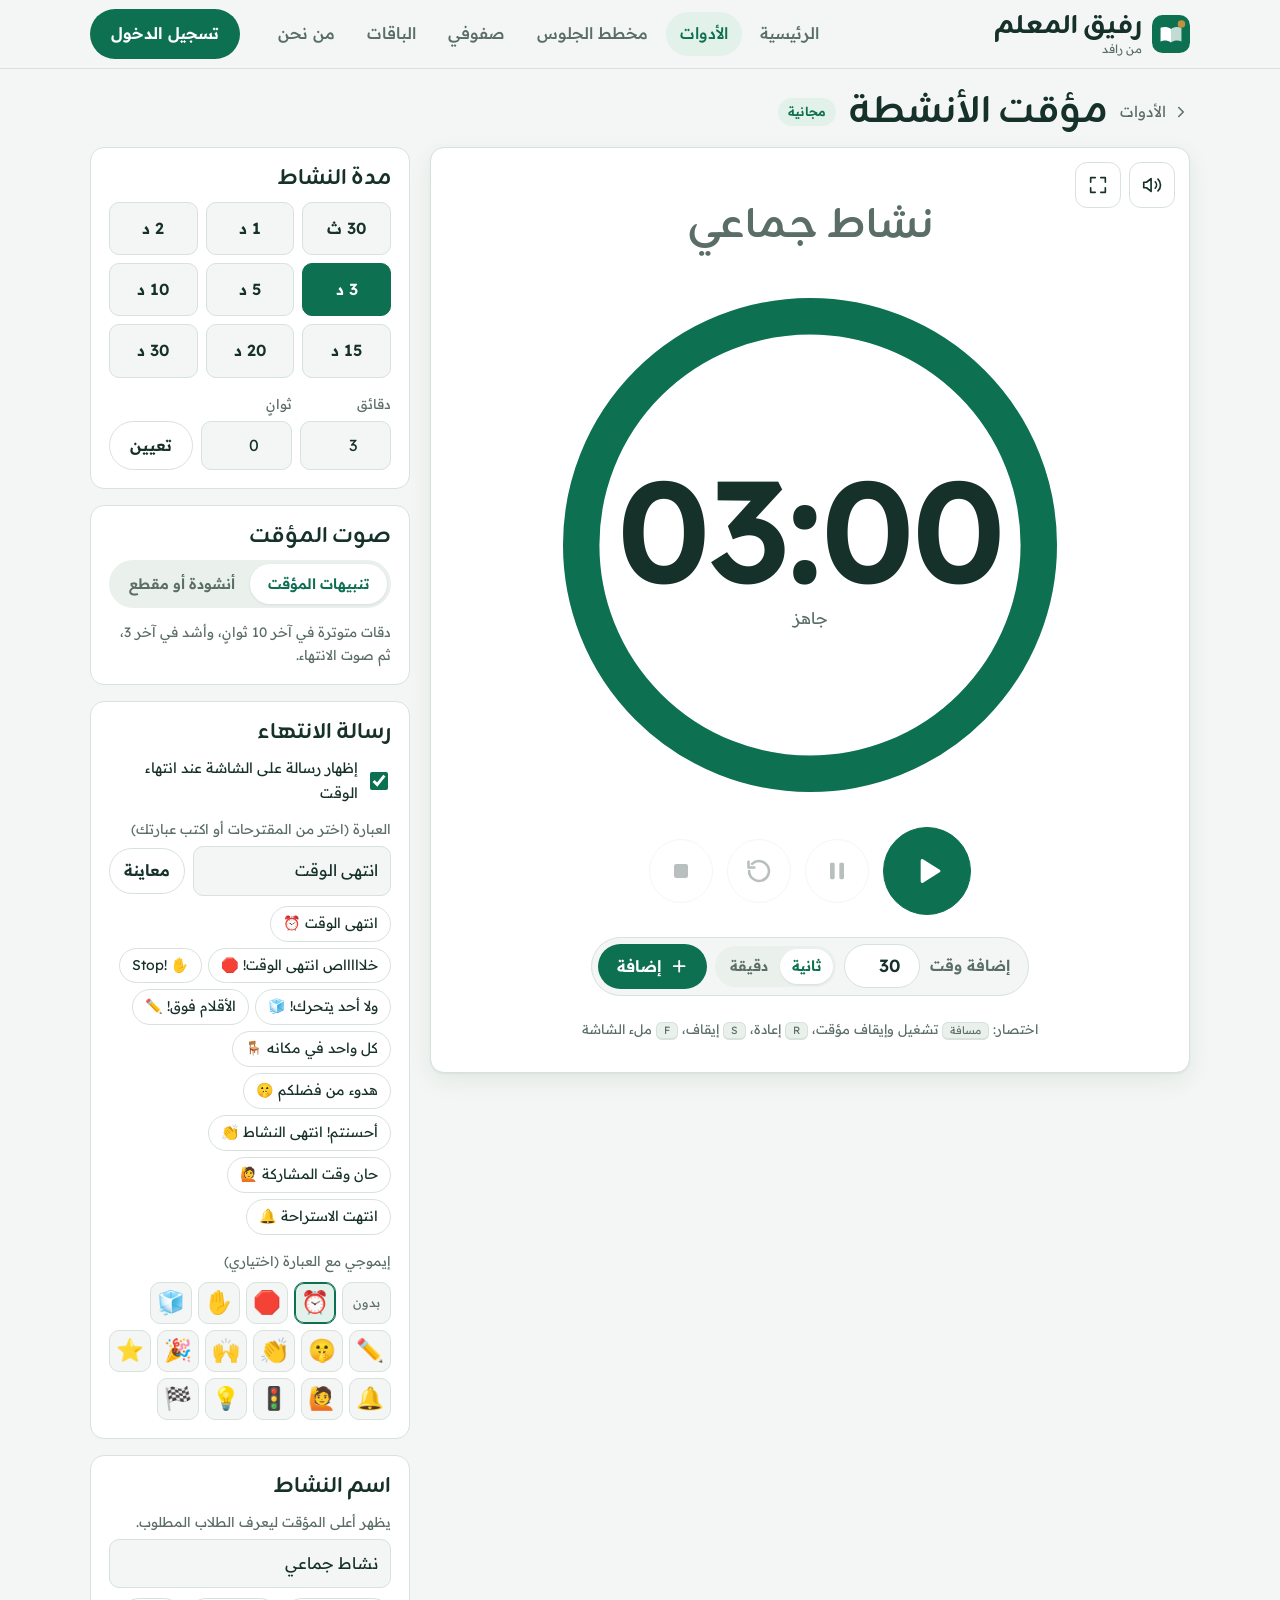
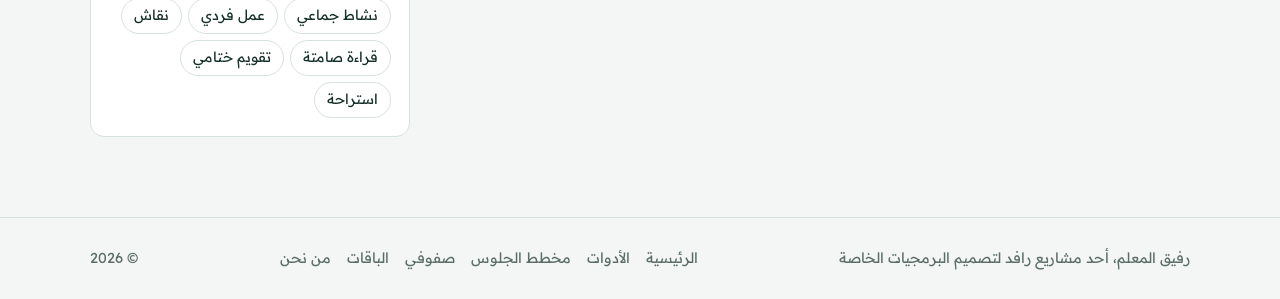
<file: tools/timer.html>
<!DOCTYPE html>
<html lang="ar" dir="rtl">
<head>
<meta charset="UTF-8">
<meta name="viewport" content="width=device-width, initial-scale=1, viewport-fit=cover">
<title>مؤقت الأنشطة</title>
<link rel="preconnect" href="https://fonts.googleapis.com">
<link rel="preconnect" href="https://fonts.gstatic.com" crossorigin>
<link rel="stylesheet" href="https://fonts.googleapis.com/css2?family=Zain:wght@400;700;800&family=Readex+Pro:wght@400;500;600&display=swap">
<link rel="stylesheet" href="../assets/css/main.css">
<link rel="stylesheet" href="../assets/css/tool.css">
<style>
  .timer-layout {
    display: grid;
    grid-template-columns: minmax(0, 1fr) 320px;
    gap: 20px;
    align-items: start;
  }

  @media (max-width: 900px) {
    .timer-layout { grid-template-columns: 1fr; }
  }

  .stage {
    --ring: var(--brand);
    display: flex;
    flex-direction: column;
    align-items: center;
    gap: 22px;
    padding: 28px 20px 32px;
  }

  .stage.is-warn { --ring: var(--gold); }
  .stage.is-done { --ring: var(--danger); }

  .stage:fullscreen,
  .stage.pseudo-full { justify-content: center; }

  .stage-tools {
    position: absolute;
    top: 14px;
    inset-inline-start: 14px;
    display: flex;
    gap: 8px;
    z-index: 3;
  }

  .activity {
    font-family: var(--font-display);
    font-size: clamp(1.6rem, 3.4vw, 2.6rem);
    font-weight: 700;
    color: var(--muted);
    text-align: center;
    min-height: 1.2em;
    margin-top: 16px;
  }

  .dial {
    position: relative;
    width: min(100%, 520px);
    aspect-ratio: 1;
    max-width: 100%;
  }

  .stage:fullscreen .dial,
  .stage.pseudo-full .dial { width: min(90vw, 68vh); }

  .dial svg { width: 100%; height: 100%; display: block; transform: rotate(-90deg); }

  .dial .track { stroke: var(--surface-2); }
  .dial .progress {
    stroke: var(--ring);
    transition: stroke .3s;
  }

  .readout {
    position: absolute;
    inset: 0;
    display: flex;
    flex-direction: column;
    align-items: center;
    justify-content: center;
    gap: 4px;
  }

  .time {
    font-family: var(--font-body);
    font-weight: 600;
    font-size: clamp(4rem, 15vw, 9rem);
    line-height: 1;
    font-variant-numeric: tabular-nums;
    direction: ltr;
    color: var(--ink);
    letter-spacing: -.02em;
  }

  .stage:fullscreen .time,
  .stage.pseudo-full .time { font-size: min(19vw, 15vh); }

  .stage.is-done .time { color: var(--danger); animation: blink 1s steps(2, start) infinite; }
  .time { transition: color .2s; }
  @keyframes blink { to { opacity: .35; } }

  .state-text { color: var(--muted); font-size: 1rem; }

  .stage.is-urgent { --ring: var(--danger); }
  .stage.is-urgent .time { color: var(--danger); animation: throb 1s ease-out infinite; }
  @keyframes throb { 0% { transform: scale(1.08); } 40% { transform: scale(1); } }

  /* أزرار التحكم بالرموز */
  .controls { display: flex; gap: 14px; align-items: center; justify-content: center; flex-wrap: wrap; }

  .ctrl {
    width: 64px;
    height: 64px;
    border-radius: 50%;
    display: grid;
    place-items: center;
    border: 1px solid var(--line);
    background: var(--surface);
    color: var(--ink);
    cursor: pointer;
    transition: background .15s, transform .1s, opacity .15s;
  }
  .ctrl svg { width: 28px; height: 28px; }
  .ctrl:hover:not([disabled]) { background: var(--surface-2); }
  .ctrl:active:not([disabled]) { transform: scale(.94); }
  .ctrl[disabled] { opacity: .3; cursor: not-allowed; }

  .ctrl.is-main {
    width: 88px;
    height: 88px;
    background: var(--brand);
    border-color: var(--brand);
    color: var(--on-brand);
  }
  .ctrl.is-main svg { width: 38px; height: 38px; }
  .ctrl.is-main:hover:not([disabled]) { background: var(--brand-deep); }
  .ctrl.is-stop:hover:not([disabled]) { color: var(--danger); }

  /* إضافة وقت */
  .add-time {
    display: flex;
    align-items: center;
    gap: 8px;
    flex-wrap: wrap;
    justify-content: center;
    background: var(--bg);
    border: 1px solid var(--line);
    border-radius: 999px;
    padding: 6px 8px 6px 6px;
  }
  .add-time .lbl { font-weight: 600; font-size: .95rem; padding-inline: 10px 2px; color: var(--muted); }
  .add-time input {
    width: 76px;
    text-align: center;
    font-size: 1.1rem;
    font-weight: 600;
    padding: 6px 8px;
    border-radius: 999px;
    background: var(--surface);
    font-variant-numeric: tabular-nums;
  }
  .unit {
    display: inline-flex;
    background: var(--surface-2);
    border-radius: 999px;
    padding: 3px;
  }
  .unit button {
    font: inherit;
    font-size: .9rem;
    font-weight: 600;
    border: 0;
    background: transparent;
    color: var(--muted);
    padding: 5px 12px;
    border-radius: 999px;
    cursor: pointer;
  }
  .unit button[aria-pressed="true"] { background: var(--surface); color: var(--brand); box-shadow: 0 1px 2px rgba(0,0,0,.08); }
  .add-time .btn { padding: 8px 18px; }
  .add-flash { animation: flash .6s ease-out; }
  @keyframes flash { from { color: var(--brand); transform: scale(1.06); } }

  /* اللوحة الجانبية */
  .side { display: flex; flex-direction: column; gap: 16px; }

  .presets {
    display: grid;
    grid-template-columns: repeat(3, 1fr);
    gap: 8px;
  }

  .preset {
    font: inherit;
    font-weight: 600;
    padding: 12px 6px;
    border-radius: var(--radius-sm);
    border: 1px solid var(--line);
    background: var(--bg);
    color: var(--ink);
    cursor: pointer;
    font-variant-numeric: tabular-nums;
  }
  .preset:hover { border-color: var(--brand); }
  .preset[aria-pressed="true"] { background: var(--brand); color: var(--on-brand); border-color: var(--brand); }

  .custom {
    display: grid;
    grid-template-columns: 1fr 1fr auto;
    gap: 8px;
    align-items: end;
  }

  .custom input { text-align: center; font-variant-numeric: tabular-nums; }

  .chips { display: flex; flex-wrap: wrap; gap: 6px; }
  .chip {
    font: inherit;
    font-size: .88rem;
    padding: 5px 12px;
    border-radius: 999px;
    border: 1px solid var(--line);
    background: transparent;
    color: var(--ink);
    cursor: pointer;
  }
  .chip:hover { background: var(--surface-2); }

  /* رسالة الانتهاء */
  .end-msg {
    position: absolute;
    inset: 0;
    z-index: 6;
    display: grid;
    place-items: center;
    padding: 20px;
    border-radius: inherit;
    background: color-mix(in srgb, var(--bg) 70%, transparent);
    backdrop-filter: blur(4px);
  }
  .end-card {
    background: var(--surface);
    border: 3px solid var(--danger);
    border-radius: 28px;
    box-shadow: 0 30px 70px rgba(0, 0, 0, .22);
    padding: clamp(24px, 4vw, 48px) clamp(24px, 6vw, 72px);
    text-align: center;
    max-width: 100%;
    display: flex;
    flex-direction: column;
    align-items: center;
    gap: 12px;
    animation: endPop .5s cubic-bezier(.2, 1.5, .4, 1);
  }
  @keyframes endPop { from { transform: scale(.4) rotate(-4deg); opacity: 0; } }
  .end-emoji {
    font-size: clamp(4rem, 12vw, 8rem);
    line-height: 1;
    animation: endBounce 1s ease-in-out .5s 3;
  }
  @keyframes endBounce { 30% { transform: translateY(-14%) scale(1.08); } 60% { transform: translateY(0) scale(.97); } }
  .end-text {
    font-family: var(--font-display);
    font-weight: 800;
    font-size: clamp(2.6rem, 8vw, 6rem);
    line-height: 1.15;
    color: var(--danger);
    overflow-wrap: anywhere;
    text-wrap: balance;
  }
  .stage:fullscreen .end-text,
  .stage.pseudo-full .end-text { font-size: clamp(3rem, 10vw, 9rem); }
  .stage:fullscreen .end-emoji,
  .stage.pseudo-full .end-emoji { font-size: clamp(5rem, 15vw, 11rem); }
  .end-actions { display: flex; gap: 10px; flex-wrap: wrap; justify-content: center; margin-top: 8px; }

  .msg-row { display: flex; gap: 8px; align-items: center; }
  .msg-row input { flex: 1; }
  .phrases, .emojis { display: flex; flex-wrap: wrap; gap: 6px; margin-top: 10px; }
  .phrase {
    font: inherit;
    font-size: .88rem;
    padding: 5px 12px;
    border-radius: 999px;
    border: 1px solid var(--line);
    background: transparent;
    color: var(--ink);
    cursor: pointer;
  }
  .phrase:hover { background: var(--surface-2); }
  .emoji-btn {
    width: 42px;
    height: 42px;
    font-size: 1.4rem;
    line-height: 1;
    display: grid;
    place-items: center;
    border-radius: 10px;
    border: 1px solid var(--line);
    background: var(--bg);
    cursor: pointer;
  }
  .emoji-btn.is-none { font-family: var(--font-body); font-size: .78rem; color: var(--muted); width: auto; padding-inline: 10px; }
  .emoji-btn[aria-pressed="true"] { border-color: var(--brand); background: var(--brand-soft); box-shadow: inset 0 0 0 1px var(--brand); }
  .msg-disabled { opacity: .45; pointer-events: none; }

  /* صوت المؤقت */
  .seg {
    display: grid;
    grid-template-columns: 1fr 1fr;
    background: var(--surface-2);
    border-radius: 999px;
    padding: 4px;
    margin-bottom: 12px;
  }
  .seg button {
    font: inherit;
    font-size: .9rem;
    font-weight: 600;
    border: 0;
    background: transparent;
    color: var(--muted);
    padding: 8px 6px;
    border-radius: 999px;
    cursor: pointer;
  }
  .seg button[aria-pressed="true"] { background: var(--surface); color: var(--brand); box-shadow: 0 1px 3px rgba(0,0,0,.08); }

  .track-group { font-size: .78rem; color: var(--muted); margin: 10px 0 6px; }
  .tracks { list-style: none; margin: 0; padding: 0; display: flex; flex-direction: column; gap: 6px; }
  .trk {
    display: flex;
    align-items: center;
    gap: 6px;
    border: 1px solid var(--line);
    border-radius: var(--radius-sm);
    background: var(--bg);
    padding: 4px;
  }
  .trk.is-selected { border-color: var(--brand); background: var(--brand-soft); }
  .track-pick {
    flex: 1;
    min-width: 0;
    display: flex;
    align-items: center;
    gap: 8px;
    font: inherit;
    font-size: .95rem;
    text-align: right;
    border: 0;
    background: transparent;
    color: var(--ink);
    padding: 6px 8px;
    cursor: pointer;
  }
  .track-pick span { overflow: hidden; text-overflow: ellipsis; white-space: nowrap; }
  .track-pick .dot {
    width: 16px; height: 16px; flex: none; border-radius: 50%;
    border: 2px solid var(--line); background: var(--surface);
  }
  .trk.is-selected .dot { border-color: var(--brand); box-shadow: inset 0 0 0 3px var(--surface); background: var(--brand); }
  .trk .mini {
    width: 32px; height: 32px; flex: none;
    display: grid; place-items: center;
    border: 0; border-radius: 8px; background: transparent; color: var(--muted); cursor: pointer;
  }
  .trk .mini:hover { background: var(--surface-2); color: var(--ink); }
  .trk .mini.danger:hover { color: var(--danger); }
  .trk .mini svg { width: 16px; height: 16px; }
  .trk .mini.is-playing { color: var(--brand); }

  .upload-btn { width: 100%; margin-top: 10px; }
  .vol { display: flex; align-items: center; gap: 10px; margin-top: 14px; }
  .vol input { flex: 1; accent-color: var(--brand); }
  .vol svg { width: 20px; height: 20px; color: var(--muted); flex: none; }
  .sound-check { display: flex; align-items: center; gap: 8px; margin-top: 12px; font-size: .9rem; cursor: pointer; }
  .sound-check input { width: 18px; height: 18px; accent-color: var(--brand); }
  .sound-msg { font-size: .85rem; color: var(--muted); margin-top: 10px; }
  .sound-msg.is-error { color: var(--danger); }

  .now-playing {
    display: inline-flex;
    align-items: center;
    gap: 8px;
    font-size: .95rem;
    color: var(--brand);
    background: var(--brand-soft);
    border-radius: 999px;
    padding: 4px 14px;
    max-width: 90%;
  }
  .now-playing span { overflow: hidden; text-overflow: ellipsis; white-space: nowrap; }
  .now-playing svg { width: 16px; height: 16px; flex: none; }
  .stage.is-running .now-playing svg { animation: bob 1s ease-in-out infinite; }
  @keyframes bob { 50% { transform: translateY(-3px); } }
</style>
</head>
<body>

<header id="siteHeader" data-base="../" data-page="tools"></header>

<main class="wrap">
  <div class="tool-bar">
    <a class="back-link" href="../tools.html">
      <svg width="18" height="18" viewBox="0 0 24 24" fill="none" stroke="currentColor" stroke-width="2" stroke-linecap="round" stroke-linejoin="round" aria-hidden="true"><path d="m9 6 6 6-6 6"/></svg>
      الأدوات
    </a>
    <h1>مؤقت الأنشطة</h1>
    <span class="tag tag-free">مجانية</span>
  </div>

  <div class="timer-layout">
    <section class="stage" id="stage" aria-label="المؤقت">
      <div class="stage-tools">
        <button class="icon-btn" type="button" id="soundBtn" aria-pressed="true" title="الصوت">
          <svg viewBox="0 0 24 24" fill="none" stroke="currentColor" stroke-width="1.8" stroke-linecap="round" stroke-linejoin="round" aria-hidden="true"><path d="M11 5 6 9H3v6h3l5 4z"/><path class="sound-wave" d="M15.5 8.5a5 5 0 0 1 0 7M18.5 5.5a9 9 0 0 1 0 13"/><path class="sound-off" d="m16 9 6 6m0-6-6 6" hidden/></svg>
        </button>
        <button class="icon-btn" type="button" id="fullBtn" title="ملء الشاشة (F)">
          <svg viewBox="0 0 24 24" fill="none" stroke="currentColor" stroke-width="1.8" stroke-linecap="round" stroke-linejoin="round" aria-hidden="true"><path d="M4 9V4h5M20 9V4h-5M4 15v5h5M20 15v5h-5"/></svg>
        </button>
      </div>

      <div class="activity" id="activityOut">نشاط جماعي</div>
      <div class="now-playing" id="nowPlaying" hidden>
        <svg viewBox="0 0 24 24" fill="none" stroke="currentColor" stroke-width="2" stroke-linecap="round" stroke-linejoin="round" aria-hidden="true"><path d="M9 18V5l12-2v13"/><circle cx="6" cy="18" r="3"/><circle cx="18" cy="16" r="3"/></svg>
        <span id="nowPlayingName"></span>
      </div>

      <div class="dial">
        <svg viewBox="0 0 200 200" aria-hidden="true">
          <circle class="track" cx="100" cy="100" r="88" fill="none" stroke-width="14"/>
          <circle class="progress" id="progress" cx="100" cy="100" r="88" fill="none" stroke-width="14" stroke-linecap="round"/>
        </svg>
        <div class="readout">
          <div class="time" id="time" role="timer" aria-live="off">03:00</div>
          <div class="state-text" id="stateText">جاهز</div>
        </div>
      </div>

      <div class="controls" role="group" aria-label="التحكم بالمؤقت">
        <button class="ctrl is-main" type="button" id="playBtn" title="تشغيل (مسافة)" aria-label="تشغيل">
          <svg viewBox="0 0 24 24" fill="currentColor" aria-hidden="true"><path d="M8 5.5v13a1 1 0 0 0 1.5.86l10.5-6.5a1 1 0 0 0 0-1.72L9.5 4.64A1 1 0 0 0 8 5.5z"/></svg>
        </button>
        <button class="ctrl" type="button" id="pauseBtn" title="إيقاف مؤقت (مسافة)" aria-label="إيقاف مؤقت">
          <svg viewBox="0 0 24 24" fill="currentColor" aria-hidden="true"><rect x="6" y="5" width="4" height="14" rx="1.2"/><rect x="14" y="5" width="4" height="14" rx="1.2"/></svg>
        </button>
        <button class="ctrl" type="button" id="restartBtn" title="إعادة من البداية (R)" aria-label="إعادة من البداية">
          <svg viewBox="0 0 24 24" fill="none" stroke="currentColor" stroke-width="2.2" stroke-linecap="round" stroke-linejoin="round" aria-hidden="true"><path d="M3.5 12a8.5 8.5 0 1 0 2.6-6.1"/><path d="M3 4v5h5"/></svg>
        </button>
        <button class="ctrl is-stop" type="button" id="stopBtn" title="إيقاف (S)" aria-label="إيقاف">
          <svg viewBox="0 0 24 24" fill="currentColor" aria-hidden="true"><rect x="6" y="6" width="12" height="12" rx="2"/></svg>
        </button>
      </div>

      <form class="add-time" id="addForm" aria-label="إضافة وقت">
        <span class="lbl">إضافة وقت</span>
        <input type="number" id="addAmount" min="1" max="180" value="30" inputmode="numeric" aria-label="مقدار الوقت المضاف">
        <span class="unit" role="group" aria-label="الوحدة">
          <button type="button" data-unit="sec" aria-pressed="true">ثانية</button>
          <button type="button" data-unit="min" aria-pressed="false">دقيقة</button>
        </span>
        <button class="btn btn-primary" type="submit">
          <svg viewBox="0 0 24 24" fill="none" stroke="currentColor" stroke-width="2.4" stroke-linecap="round" aria-hidden="true"><path d="M12 5v14M5 12h14"/></svg>
          إضافة
        </button>
      </form>
      <div class="end-msg" id="endMsg" hidden>
        <div class="end-card" role="alertdialog" aria-labelledby="endText">
          <div class="end-emoji" id="endEmoji" aria-hidden="true"></div>
          <div class="end-text" id="endText" dir="auto"></div>
          <div class="end-actions">
            <button class="btn btn-primary btn-lg" type="button" id="endClose">إغلاق</button>
            <button class="btn btn-ghost btn-lg" type="button" id="endRestart">تشغيل من جديد</button>
          </div>
        </div>
      </div>
      <p class="kbd-hint">اختصار: <kbd>مسافة</kbd> تشغيل وإيقاف مؤقت، <kbd>R</kbd> إعادة، <kbd>S</kbd> إيقاف، <kbd>F</kbd> ملء الشاشة</p>
    </section>

    <aside class="side">
      <div class="panel">
        <h2>مدة النشاط</h2>
        <div class="presets" id="presets"></div>
        <div class="custom" style="margin-top:14px">
          <div>
            <label class="field-label" for="minInput">دقائق</label>
            <input type="number" id="minInput" min="0" max="180" value="3" inputmode="numeric">
          </div>
          <div>
            <label class="field-label" for="secInput">ثوانٍ</label>
            <input type="number" id="secInput" min="0" max="59" value="0" inputmode="numeric">
          </div>
          <button class="btn btn-ghost" type="button" id="setBtn">تعيين</button>
        </div>
      </div>

      <div class="panel" id="soundPanel">
        <h2>صوت المؤقت</h2>
        <div class="seg" role="group" aria-label="نوع الصوت">
          <button type="button" data-sound="beeps" aria-pressed="true">تنبيهات المؤقت</button>
          <button type="button" data-sound="track" aria-pressed="false">أنشودة أو مقطع</button>
        </div>
        <p class="sound-msg" id="beepsNote">دقات متوترة في آخر 10 ثوانٍ، وأشد في آخر 3، ثم صوت الانتهاء.</p>

        <div id="trackSection" hidden>
          <div class="track-group">مقاطع جاهزة</div>
          <ul class="tracks" id="builtinList"></ul>
          <div class="track-group" id="uploadsTitle">مقاطعي</div>
          <ul class="tracks" id="uploadList"></ul>
          <button class="btn btn-ghost upload-btn" type="button" id="uploadBtn">
            <svg viewBox="0 0 24 24" fill="none" stroke="currentColor" stroke-width="2" stroke-linecap="round" stroke-linejoin="round" aria-hidden="true"><path d="M12 15V3M7 8l5-5 5 5M4 15v4a2 2 0 0 0 2 2h12a2 2 0 0 0 2-2v-4"/></svg>
            رفع أنشودة من جهازك
          </button>
          <input type="file" id="trackFile" accept="audio/*,.mp3,.m4a,.wav,.ogg" hidden>
          <div class="vol">
            <svg viewBox="0 0 24 24" fill="none" stroke="currentColor" stroke-width="1.8" stroke-linecap="round" stroke-linejoin="round" aria-hidden="true"><path d="M11 5 6 9H3v6h3l5 4z"/><path d="M15.5 8.5a5 5 0 0 1 0 7"/></svg>
            <label class="field-label" for="trackVol" hidden>مستوى الصوت</label>
            <input type="range" id="trackVol" min="0" max="100" value="80" aria-label="مستوى صوت المقطع">
          </div>
          <label class="sound-check">
            <input type="checkbox" id="endChime" checked>
            تشغيل صوت الانتهاء بعد توقف المقطع
          </label>
          <p class="sound-msg" id="trackMsg">يبدأ المقطع مع تشغيل المؤقت، ويتكرر إن انتهى قبل الوقت، ويتوقف عند انتهاء الوقت.</p>
        </div>
      </div>

      <div class="panel" id="msgPanel">
        <h2>رسالة الانتهاء</h2>
        <label class="sound-check" style="margin-top:0">
          <input type="checkbox" id="msgOn" checked>
          إظهار رسالة على الشاشة عند انتهاء الوقت
        </label>
        <div id="msgFields" style="margin-top:12px">
          <label class="field-label" for="msgText">العبارة (اختر من المقترحات أو اكتب عبارتك)</label>
          <div class="msg-row">
            <input type="text" id="msgText" maxlength="60" dir="auto">
            <button class="btn btn-ghost" type="button" id="msgPreview" style="padding:8px 14px">معاينة</button>
          </div>
          <div class="phrases" id="phrases"></div>
          <div class="field-label" style="margin-top:14px">إيموجي مع العبارة (اختياري)</div>
          <div class="emojis" id="emojis" role="group" aria-label="اختيار إيموجي"></div>
        </div>
      </div>

      <div class="panel">
        <h2>اسم النشاط</h2>
        <label class="field-label" for="activityInput">يظهر أعلى المؤقت ليعرف الطلاب المطلوب.</label>
        <input type="text" id="activityInput" value="نشاط جماعي" maxlength="40">
        <div class="chips" id="activityChips" style="margin-top:10px">
          <button class="chip" type="button">نشاط جماعي</button>
          <button class="chip" type="button">عمل فردي</button>
          <button class="chip" type="button">نقاش</button>
          <button class="chip" type="button">قراءة صامتة</button>
          <button class="chip" type="button">تقويم ختامي</button>
          <button class="chip" type="button">استراحة</button>
        </div>
      </div>
    </aside>
  </div>
</main>

<footer id="siteFooter" data-base="../"></footer>
<script src="../assets/js/layout.js"></script>

<script src="../assets/js/common.js"></script>
<script src="../assets/js/audio-library.js"></script>
<script>
(function () {
  const { store, sound, toggleFullscreen } = window.Rafeeq;
  const el = id => document.getElementById(id);

  const PRESETS = [30, 60, 120, 180, 300, 600, 900, 1200, 1800];
  const WARN_AT = 10;   // آخر 10 ثوانٍ: لون ذهبي وصوت دقات متوترة
  const URGENT_AT = 3;  // آخر 3 ثوانٍ: لون أحمر وصوت أشد

  const ring = el('progress');
  const CIRC = 2 * Math.PI * 88;
  ring.style.strokeDasharray = CIRC;

  let baseTotal = store.get('timer:total', 180); // المدة المختارة
  let total = baseTotal;                          // مدة الجولة الحالية (تزيد عند إضافة وقت)
  let remainingMs = total * 1000;
  let running = false;
  let finished = false;
  let endAt = 0;
  let raf = 0;
  let lastWholeSec = null;
  let wakeLock = null;
  let addUnit = store.get('timer:addUnit', 'sec');

  function fmt(sec) {
    const s = Math.max(0, Math.ceil(sec));
    const m = Math.floor(s / 60);
    const r = s % 60;
    return String(m).padStart(2, '0') + ':' + String(r).padStart(2, '0');
  }

  function label(sec) {
    if (sec < 60) return sec + ' ث';
    return sec / 60 + ' د';
  }

  function renderPresets() {
    el('presets').innerHTML = PRESETS.map(s =>
      `<button class="preset" type="button" data-sec="${s}" aria-pressed="${s === baseTotal}">${label(s)}</button>`
    ).join('');
  }

  function state() {
    if (running) return 'running';
    if (finished) return 'done';
    if (remainingMs < total * 1000 || total !== baseTotal) return 'paused';
    return 'idle';
  }

  function render() {
    const sec = remainingMs / 1000;
    const st = state();
    el('time').textContent = fmt(sec);
    const frac = total > 0 ? Math.max(0, Math.min(1, remainingMs / (total * 1000))) : 0;
    ring.style.strokeDashoffset = CIRC * (1 - frac);

    const stage = el('stage');
    const whole = Math.ceil(sec);
    stage.classList.toggle('is-done', st === 'done');
    stage.classList.toggle('is-running', st === 'running');
    stage.classList.toggle('is-urgent', st === 'running' && whole <= URGENT_AT);
    stage.classList.toggle('is-warn', st === 'running' && whole <= WARN_AT && whole > URGENT_AT);
    el('stateText').textContent = { running: 'جارٍ', done: 'انتهى الوقت', paused: 'متوقف مؤقتًا', idle: 'جاهز' }[st];

    // تفعيل الأزرار حسب الحالة
    const play = el('playBtn');
    play.disabled = st === 'running';
    const playLabel = st === 'paused' ? 'استئناف' : st === 'done' ? 'تشغيل من جديد' : 'تشغيل';
    play.title = playLabel + ' (مسافة)';
    play.setAttribute('aria-label', playLabel);
    el('pauseBtn').disabled = st !== 'running';
    el('stopBtn').disabled = st === 'idle';
    el('restartBtn').disabled = st === 'idle';

    document.title = st === 'running' ? fmt(sec) + ' · مؤقت الأنشطة' : 'مؤقت الأنشطة';
  }

  // ---------- الأنشودة / المقطع الصوتي ----------
  const Lib = window.RafeeqAudio;
  const track = new Audio();
  track.loop = true;          // يتكرر إن انتهى قبل انتهاء الوقت
  track.preload = 'auto';
  const preview = new Audio();
  let previewId = '';
  let soundMode = store.get('timer:soundMode', 'beeps');
  let trackId = store.get('timer:trackId', 'b:daf');
  let loadedId = '';
  let fadeTimer = 0;

  const trackMode = () => soundMode === 'track' && !!trackId;

  function trackVolume() {
    return Math.max(0, Math.min(1, Number(el('trackVol').value) / 100));
  }

  function setTrackMsg(text, isError) {
    const m = el('trackMsg');
    m.textContent = text;
    m.classList.toggle('is-error', !!isError);
  }

  async function loadTrack() {
    if (loadedId === trackId && track.src) return true;
    const url = await Lib.urlFor(trackId, '../');
    if (!url) return false;
    track.src = url;
    loadedId = trackId;
    return true;
  }

  function startTrack(fromStart) {
    if (!trackMode()) return;
    stopPreview();
    clearInterval(fadeTimer);
    track.muted = !sound.enabled;
    track.volume = trackVolume();
    const go = () => {
      if (fromStart) { try { track.currentTime = 0; } catch (e) { /* تجاهل */ } }
      const p = track.play();
      if (p && p.catch) p.catch(() => setTrackMsg('تعذّر تشغيل المقطع. جرّب مقطعًا آخر أو ملفًا بصيغة mp3.', true));
    };
    if (loadedId === trackId && track.src) go();
    else loadTrack().then(ok => ok ? go() : setTrackMsg('المقطع غير متاح. اختر مقطعًا آخر.', true));
  }

  function pauseTrack() {
    clearInterval(fadeTimer);
    track.pause();
  }

  function resetTrack() {
    pauseTrack();
    try { track.currentTime = 0; } catch (e) { /* تجاهل */ }
  }

  // خفض الصوت تدريجيًا ثم الإيقاف عند انتهاء الوقت
  function fadeOutTrack(done) {
    clearInterval(fadeTimer);
    if (track.paused) { done(); return; }
    const startVol = track.volume;
    let step = 0;
    fadeTimer = setInterval(() => {
      step++;
      track.volume = Math.max(0, startVol * (1 - step / 10));
      if (step >= 10) {
        clearInterval(fadeTimer);
        resetTrack();
        track.volume = trackVolume();
        done();
      }
    }, 50);
  }

  function stopPreview() {
    preview.pause();
    previewId = '';
    document.querySelectorAll('.trk .is-playing').forEach(b => b.classList.remove('is-playing'));
  }

  async function togglePreview(id, btn) {
    if (previewId === id) { stopPreview(); return; }
    stopPreview();
    if (running && trackMode()) return; // لا نشغّل معاينة فوق المقطع أثناء المؤقت
    const url = await Lib.urlFor(id, '../');
    if (!url) return;
    preview.src = url;
    preview.volume = trackVolume();
    preview.muted = !sound.enabled;
    previewId = id;
    btn.classList.add('is-playing');
    preview.play().catch(() => { stopPreview(); setTrackMsg('تعذّر تشغيل المعاينة.', true); });
  }
  preview.addEventListener('ended', stopPreview);

  const ICON_PLAY = '<svg viewBox="0 0 24 24" fill="currentColor" aria-hidden="true"><path d="M8 5.5v13a1 1 0 0 0 1.5.86l10.5-6.5a1 1 0 0 0 0-1.72L9.5 4.64A1 1 0 0 0 8 5.5z"/></svg>';
  const ICON_DEL = '<svg viewBox="0 0 24 24" fill="none" stroke="currentColor" stroke-width="1.8" stroke-linecap="round" stroke-linejoin="round" aria-hidden="true"><path d="M4 7h16M9 7V4h6v3M6 7l1 13h10l1-13"/></svg>';

  function trackItem(t, removable) {
    const safe = String(t.name).replace(/[&<>"]/g, ch => ({ '&': '&amp;', '<': '&lt;', '>': '&gt;', '"': '&quot;' }[ch]));
    return `<li class="trk${t.id === trackId ? ' is-selected' : ''}" data-id="${t.id}">
      <button type="button" class="track-pick" data-act="pick" aria-pressed="${t.id === trackId}"><i class="dot"></i><span>${safe}</span></button>
      <button type="button" class="mini" data-act="preview" title="استماع" aria-label="استماع إلى ${safe}">${ICON_PLAY}</button>
      ${removable ? `<button type="button" class="mini danger" data-act="del" title="حذف" aria-label="حذف ${safe}">${ICON_DEL}</button>` : ''}
    </li>`;
  }

  async function renderTracks() {
    el('builtinList').innerHTML = Lib.builtins.map(t => trackItem(t, false)).join('');
    const ups = await Lib.listUploads();
    el('uploadList').innerHTML = ups.map(t => trackItem(t, true)).join('');
    el('uploadsTitle').hidden = ups.length === 0;
    if (!(await Lib.exists(trackId))) trackId = Lib.builtins[0].id;
    renderNowPlaying();
  }

  async function renderNowPlaying() {
    const show = trackMode();
    el('nowPlaying').hidden = !show;
    if (show) el('nowPlayingName').textContent = await Lib.nameOf(trackId);
  }

  function setSoundMode(m) {
    soundMode = m === 'track' ? 'track' : 'beeps';
    store.set('timer:soundMode', soundMode);
    document.querySelectorAll('.seg button').forEach(b => b.setAttribute('aria-pressed', String(b.dataset.sound === soundMode)));
    el('trackSection').hidden = soundMode !== 'track';
    el('beepsNote').hidden = soundMode === 'track';
    if (soundMode === 'track') {
      loadTrack();
      if (running) startTrack(false);
    } else {
      pauseTrack();
      stopPreview();
    }
    renderNowPlaying();
  }

  async function selectTrack(id) {
    trackId = id;
    store.set('timer:trackId', id);
    document.querySelectorAll('.trk').forEach(li => {
      const on = li.dataset.id === id;
      li.classList.toggle('is-selected', on);
      li.querySelector('.track-pick').setAttribute('aria-pressed', String(on));
    });
    setTrackMsg('يبدأ المقطع مع تشغيل المؤقت، ويتكرر إن انتهى قبل الوقت، ويتوقف عند انتهاء الوقت.');
    renderNowPlaying();
    const wasPlaying = running && trackMode();
    pauseTrack();
    await loadTrack();
    if (wasPlaying) startTrack(true);
  }

  // ---------- رسالة الانتهاء ----------
  const PHRASES = [
    { text: 'انتهى الوقت', emoji: '⏰' },
    { text: 'خلاااااص انتهى الوقت!', emoji: '🛑' },
    { text: 'Stop!', emoji: '✋' },
    { text: 'ولا أحد يتحرك!', emoji: '🧊' },
    { text: 'الأقلام فوق!', emoji: '✏️' },
    { text: 'كل واحد في مكانه', emoji: '🪑' },
    { text: 'هدوء من فضلكم', emoji: '🤫' },
    { text: 'أحسنتم! انتهى النشاط', emoji: '👏' },
    { text: 'حان وقت المشاركة', emoji: '🙋' },
    { text: 'انتهت الاستراحة', emoji: '🔔' }
  ];
  const EMOJIS = ['⏰', '🛑', '✋', '🧊', '✏️', '🤫', '👏', '🙌', '🎉', '⭐', '🔔', '🙋', '🚦', '💡', '🏁'];

  let msgEmoji = store.get('timer:msgEmoji', '⏰');

  function escText(t) {
    return String(t).replace(/[&<>"]/g, ch => ({ '&': '&amp;', '<': '&lt;', '>': '&gt;', '"': '&quot;' }[ch]));
  }

  function renderMsgPanel() {
    el('phrases').innerHTML = PHRASES.map((p, i) =>
      `<button class="phrase" type="button" data-i="${i}" dir="auto">${escText(p.text)} ${p.emoji}</button>`).join('');
    el('emojis').innerHTML = `<button class="emoji-btn is-none" type="button" data-e="" aria-pressed="${!msgEmoji}">بدون</button>` +
      EMOJIS.map(e => `<button class="emoji-btn" type="button" data-e="${e}" aria-pressed="${e === msgEmoji}" aria-label="${e}">${e}</button>`).join('');
    el('msgFields').classList.toggle('msg-disabled', !el('msgOn').checked);
  }

  function setEmoji(e) {
    msgEmoji = e;
    store.set('timer:msgEmoji', e);
    document.querySelectorAll('.emoji-btn').forEach(b => b.setAttribute('aria-pressed', String(b.dataset.e === e)));
  }

  function showEndMsg() {
    const text = el('msgText').value.trim() || 'انتهى الوقت';
    el('endText').textContent = text;
    el('endEmoji').textContent = msgEmoji;
    el('endEmoji').hidden = !msgEmoji;
    el('endMsg').hidden = false;
    el('endClose').focus();
  }

  function hideEndMsg() {
    el('endMsg').hidden = true;
  }

  function onSecond(whole) {
    if (trackMode()) return; // مع الأنشودة لا نشغّل دقات التنبيه
    if (whole > URGENT_AT && whole <= WARN_AT) sound.tension(whole);
    else if (whole > 0 && whole <= URGENT_AT) sound.urgent(whole);
  }

  function loop() {
    remainingMs = Math.max(0, endAt - performance.now());
    const whole = Math.ceil(remainingMs / 1000);
    if (whole !== lastWholeSec) {
      lastWholeSec = whole;
      onSecond(whole);
    }
    if (remainingMs <= 0) {
      running = false;
      finished = true;
      if (trackMode()) fadeOutTrack(() => { if (el('endChime').checked) sound.finish(); });
      else sound.finish();
      if (el('msgOn').checked) showEndMsg();
      releaseWake();
      render();
      return;
    }
    render();
    raf = requestAnimationFrame(loop);
  }

  function play() {
    hideEndMsg();
    if (running) return;
    if (finished || remainingMs <= 0) { restart(); return; }
    const fromStart = state() === 'idle'; // الاستئناف يكمل المقطع من حيث توقف
    running = true;
    finished = false;
    startTrack(fromStart);
    // لا نعيد صوت الثانية الحالية عند الاستئناف
    lastWholeSec = Math.ceil(remainingMs / 1000);
    endAt = performance.now() + remainingMs;
    requestWake();
    cancelAnimationFrame(raf);
    raf = requestAnimationFrame(loop);
    render();
  }

  function pause() {
    if (!running) return;
    remainingMs = Math.max(0, endAt - performance.now());
    running = false;
    cancelAnimationFrame(raf);
    releaseWake();
    pauseTrack();
    render();
  }

  // إيقاف: ينهي الجولة ويعيد المؤقت إلى المدة المختارة دون تشغيل
  function stop() {
    hideEndMsg();
    running = false;
    finished = false;
    cancelAnimationFrame(raf);
    releaseWake();
    resetTrack();
    total = baseTotal;
    remainingMs = total * 1000;
    lastWholeSec = null;
    render();
  }

  // إعادة: يبدأ الجولة من أولها مباشرة
  function restart() {
    stop();
    play();
  }

  function setTotal(sec) {
    baseTotal = Math.max(1, Math.min(180 * 60, Math.round(sec)));
    store.set('timer:total', baseTotal);
    el('minInput').value = Math.floor(baseTotal / 60);
    el('secInput').value = baseTotal % 60;
    renderPresets();
    stop();
  }

  function addTime(sec) {
    if (!(sec > 0)) return;
    hideEndMsg();
    const ms = sec * 1000;
    if (running) {
      endAt += ms;
      total += sec;
    } else if (finished) {
      // بعد انتهاء الوقت: نبدأ جولة إضافية بالمدة المضافة مباشرة
      finished = false;
      total = sec;
      remainingMs = ms;
      play();
    } else {
      remainingMs += ms;
      total = Math.max(total, Math.ceil(remainingMs / 1000));
    }
    lastWholeSec = null;
    render();
    const t = el('time');
    t.classList.remove('add-flash');
    void t.offsetWidth;
    t.classList.add('add-flash');
  }

  function syncUnit() {
    document.querySelectorAll('.unit button').forEach(b => b.setAttribute('aria-pressed', String(b.dataset.unit === addUnit)));
  }

  // إبقاء الشاشة مضاءة أثناء العد
  async function requestWake() {
    try { if ('wakeLock' in navigator) wakeLock = await navigator.wakeLock.request('screen'); } catch (e) { wakeLock = null; }
  }
  function releaseWake() {
    try { if (wakeLock) wakeLock.release(); } catch (e) { /* تجاهل */ }
    wakeLock = null;
  }

  function setActivity(text) {
    el('activityOut').textContent = text;
    el('activityInput').value = text;
    store.set('timer:activity', text);
  }

  // الأحداث
  el('playBtn').addEventListener('click', play);
  el('pauseBtn').addEventListener('click', pause);
  el('stopBtn').addEventListener('click', stop);
  el('restartBtn').addEventListener('click', restart);

  document.querySelectorAll('.unit button').forEach(b => b.addEventListener('click', () => {
    addUnit = b.dataset.unit;
    store.set('timer:addUnit', addUnit);
    syncUnit();
  }));
  el('addForm').addEventListener('submit', e => {
    e.preventDefault();
    const n = Math.min(180, Math.max(0, Math.round(Number(el('addAmount').value) || 0)));
    if (!n) { el('addAmount').focus(); return; }
    addTime(addUnit === 'min' ? n * 60 : n);
  });
  el('presets').addEventListener('click', e => {
    const b = e.target.closest('.preset');
    if (b) setTotal(Number(b.dataset.sec));
  });
  el('setBtn').addEventListener('click', () => {
    const m = Number(el('minInput').value) || 0;
    const s = Math.min(59, Number(el('secInput').value) || 0);
    if (m * 60 + s > 0) setTotal(m * 60 + s);
  });
  [el('minInput'), el('secInput')].forEach(inp => inp.addEventListener('keydown', e => {
    if (e.key === 'Enter') el('setBtn').click();
  }));
  el('activityInput').addEventListener('input', e => {
    el('activityOut').textContent = e.target.value;
    store.set('timer:activity', e.target.value);
  });
  document.querySelectorAll('#activityChips .chip').forEach(c => c.addEventListener('click', () => setActivity(c.textContent)));

  document.querySelectorAll('.seg button').forEach(b => b.addEventListener('click', () => setSoundMode(b.dataset.sound)));
  ['builtinList', 'uploadList'].forEach(listId => el(listId).addEventListener('click', async e => {
    const btn = e.target.closest('button');
    if (!btn) return;
    const id = btn.closest('.trk').dataset.id;
    if (btn.dataset.act === 'pick') selectTrack(id);
    else if (btn.dataset.act === 'preview') togglePreview(id, btn);
    else if (btn.dataset.act === 'del') {
      if (previewId === id) stopPreview();
      if (trackId === id) { pauseTrack(); loadedId = ''; track.removeAttribute('src'); trackId = Lib.builtins[0].id; store.set('timer:trackId', trackId); }
      await Lib.removeUpload(id);
      renderTracks();
    }
  }));
  el('uploadBtn').addEventListener('click', () => el('trackFile').click());
  el('trackFile').addEventListener('change', async e => {
    const file = e.target.files[0];
    e.target.value = '';
    if (!file) return;
    const r = await Lib.addUpload(file);
    if (r.error) { setTrackMsg(r.error, true); return; }
    await renderTracks();
    await selectTrack(r.track.id);
    setTrackMsg(Lib.persistent
      ? `أُضيف «${r.track.name}» واختير للمؤقت. يبقى محفوظًا في هذا المتصفح.`
      : `أُضيف «${r.track.name}» لهذه الجلسة فقط، لأن المتصفح لا يسمح بحفظ الملفات.`);
  });
  el('trackVol').value = store.get('timer:trackVol', 80);
  el('trackVol').addEventListener('input', () => {
    store.set('timer:trackVol', Number(el('trackVol').value));
    track.volume = trackVolume();
    preview.volume = trackVolume();
  });
  el('endChime').checked = store.get('timer:endChime', true);
  el('endChime').addEventListener('change', e => store.set('timer:endChime', e.target.checked));

  el('msgText').value = store.get('timer:msgText', 'انتهى الوقت');
  el('msgOn').checked = store.get('timer:msgOn', true);
  el('msgText').addEventListener('input', e => store.set('timer:msgText', e.target.value));
  el('msgOn').addEventListener('change', e => {
    store.set('timer:msgOn', e.target.checked);
    el('msgFields').classList.toggle('msg-disabled', !e.target.checked);
  });
  el('phrases').addEventListener('click', e => {
    const b = e.target.closest('.phrase');
    if (!b) return;
    const p = PHRASES[Number(b.dataset.i)];
    el('msgText').value = p.text;
    store.set('timer:msgText', p.text);
    setEmoji(p.emoji);
  });
  el('emojis').addEventListener('click', e => {
    const b = e.target.closest('.emoji-btn');
    if (b) setEmoji(b.dataset.e);
  });
  el('msgPreview').addEventListener('click', showEndMsg);
  el('endClose').addEventListener('click', hideEndMsg);
  el('endRestart').addEventListener('click', restart);
  el('endMsg').addEventListener('click', e => { if (e.target === el('endMsg')) hideEndMsg(); });

  function syncSoundBtn() {
    const btn = el('soundBtn');
    btn.setAttribute('aria-pressed', String(sound.enabled));
    btn.querySelector('.sound-wave').toggleAttribute('hidden', !sound.enabled);
    btn.querySelector('.sound-off').toggleAttribute('hidden', sound.enabled);
    btn.title = sound.enabled ? 'كتم الصوت' : 'تشغيل الصوت';
  }
  el('soundBtn').addEventListener('click', () => {
    sound.toggle();
    track.muted = !sound.enabled;
    preview.muted = !sound.enabled;
    syncSoundBtn();
  });
  el('fullBtn').addEventListener('click', () => toggleFullscreen(el('stage')));

  document.addEventListener('keydown', e => {
    if (/^(TEXTAREA|INPUT)$/.test(document.activeElement.tagName)) return;
    // عند ظهور رسالة الانتهاء: المسافة أو Esc أو Enter تغلقها فقط
    if (!el('endMsg').hidden && (e.code === 'Space' || e.key === 'Escape' || e.key === 'Enter')) {
      e.preventDefault();
      hideEndMsg();
      return;
    }
    // تفادي تنفيذ الأمر مرتين إذا كان التركيز على زر
    if (e.code === 'Space' && document.activeElement.tagName === 'BUTTON') document.activeElement.blur();
    if (e.code === 'Space') {
      e.preventDefault();
      running ? pause() : play();
    } else if (e.key === 'r' || e.key === 'R' || e.key === 'ق') {
      restart();
    } else if (e.key === 's' || e.key === 'S' || e.key === 'س') {
      stop();
    } else if (e.key === 'f' || e.key === 'F' || e.key === 'ب') {
      toggleFullscreen(el('stage'));
    } else if (e.key === 'Escape') {
      el('stage').classList.remove('pseudo-full');
    }
  });

  document.addEventListener('visibilitychange', () => {
    if (document.visibilityState === 'visible' && running) requestWake();
  });

  setActivity(store.get('timer:activity', 'نشاط جماعي'));
  el('minInput').value = Math.floor(baseTotal / 60);
  el('secInput').value = baseTotal % 60;
  syncUnit();
  renderPresets();
  render();
  renderTracks().then(() => setSoundMode(soundMode));
  renderMsgPanel();
})();
</script>
</body>
</html>
</file>
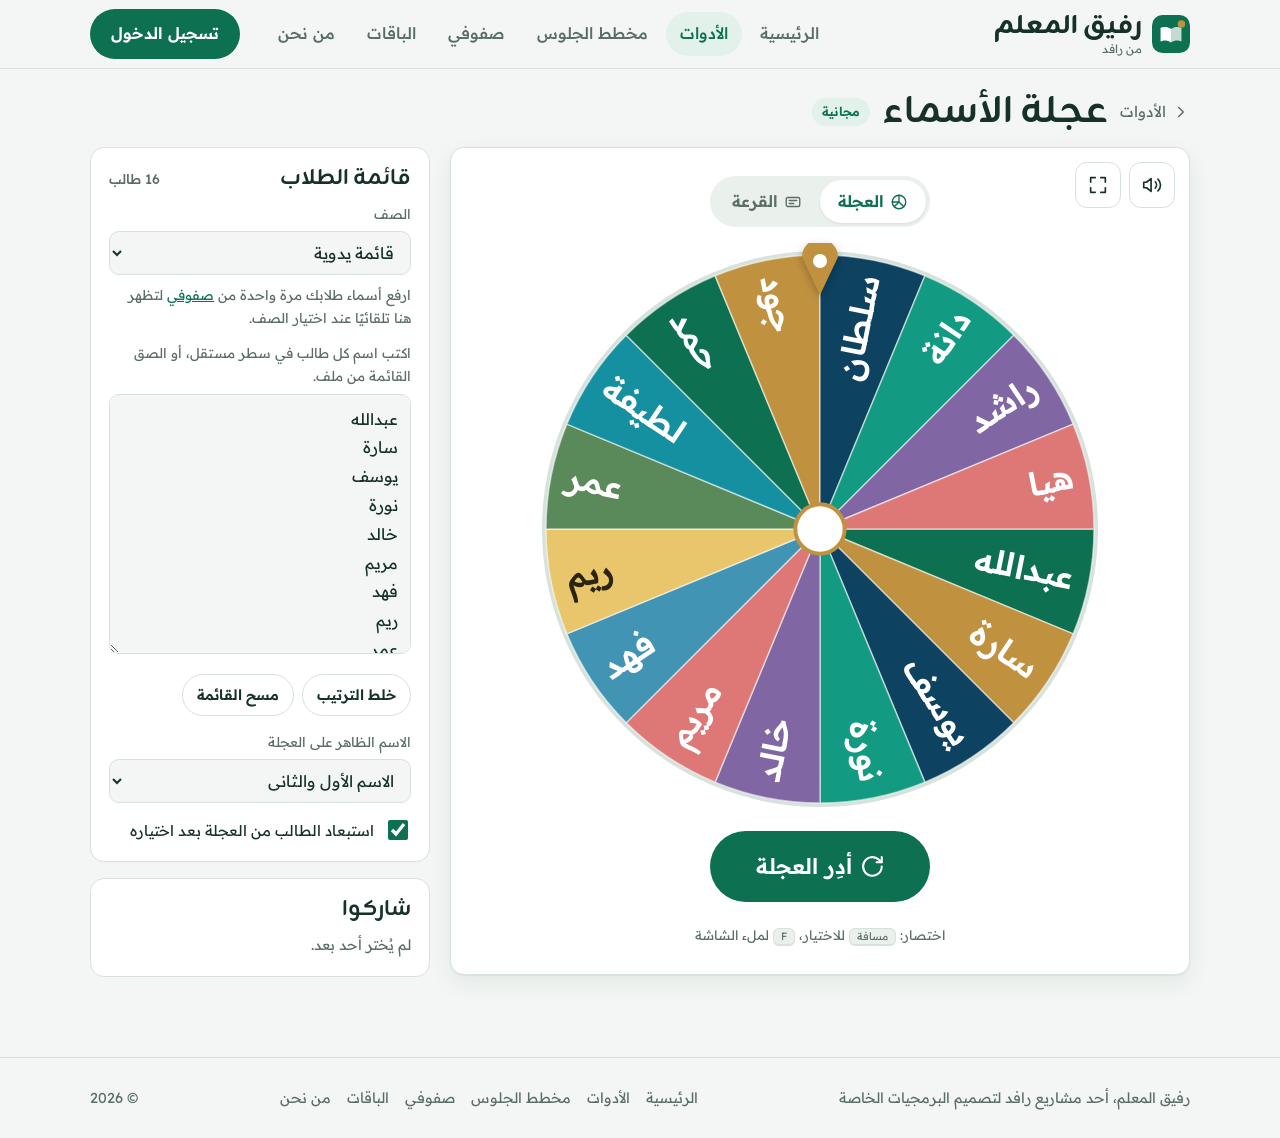
<file: tools/wheel.html>
<!DOCTYPE html>
<html lang="ar" dir="rtl">
<head>
<meta charset="UTF-8">
<meta name="viewport" content="width=device-width, initial-scale=1, viewport-fit=cover">
<title>عجلة الأسماء</title>
<link rel="preconnect" href="https://fonts.googleapis.com">
<link rel="preconnect" href="https://fonts.gstatic.com" crossorigin>
<link rel="stylesheet" href="https://fonts.googleapis.com/css2?family=Zain:wght@400;700;800&family=Readex+Pro:wght@400;500;600&display=swap">
<link rel="stylesheet" href="../assets/css/main.css">
<link rel="stylesheet" href="../assets/css/tool.css">
<style>
  .wheel-layout {
    display: grid;
    grid-template-columns: minmax(0, 1fr) 340px;
    gap: 20px;
    align-items: start;
  }

  @media (max-width: 900px) {
    .wheel-layout { grid-template-columns: 1fr; }
  }

  .stage {
    display: flex;
    flex-direction: column;
    align-items: center;
    gap: 22px;
    padding: 28px 20px;
  }

  .stage-tools {
    position: absolute;
    top: 14px;
    inset-inline-start: 14px;
    display: flex;
    gap: 8px;
    z-index: 3;
  }

  .wheel-box {
    position: relative;
    width: min(100%, 560px);
    aspect-ratio: 1;
    max-width: 100%;
  }

  .stage:fullscreen .wheel-box,
  .stage.pseudo-full .wheel-box {
    width: min(92vw, 78vh);
  }

  .stage:fullscreen,
  .stage.pseudo-full {
    justify-content: center;
  }

  #wheel {
    width: 100%;
    height: 100%;
    display: block;
    cursor: pointer;
  }

  /* المؤشر أعلى العجلة */
  .pointer {
    position: absolute;
    top: -6px;
    left: 50%;
    transform: translateX(-50%);
    width: 44px;
    height: 54px;
    z-index: 2;
    filter: drop-shadow(0 3px 4px rgba(0, 0, 0, .25));
    transform-origin: 50% 20%;
  }

  .pointer.is-ticking { animation: flick .12s ease-out; }
  @keyframes flick { 40% { transform: translateX(-50%) rotate(-14deg); } }

  .spin-btn { min-width: 220px; font-size: 1.35rem; padding: 16px 40px; }

  /* التبديل بين العجلة والقرعة */
  .mode-switch {
    display: inline-flex;
    background: var(--surface-2);
    border-radius: 999px;
    padding: 4px;
  }
  .mode-switch button {
    font: inherit;
    font-weight: 600;
    border: 0;
    background: transparent;
    color: var(--muted);
    padding: 8px 18px;
    border-radius: 999px;
    cursor: pointer;
    display: inline-flex;
    align-items: center;
    gap: 6px;
  }
  .mode-switch button svg { width: 18px; height: 18px; }
  .mode-switch button[aria-pressed="true"] { background: var(--surface); color: var(--brand); box-shadow: 0 1px 3px rgba(0,0,0,.08); }

  /* وضع القرعة: بطاقة تعرض الاسم كاملًا */
  .draw-box {
    width: min(100%, 760px);
    min-height: 340px;
    display: grid;
    place-items: center;
  }
  .stage:fullscreen .draw-box,
  .stage.pseudo-full .draw-box { width: min(94vw, 1200px); min-height: 55vh; }

  .draw-card {
    width: 100%;
    min-height: 300px;
    border-radius: 24px;
    background: #0F3B2E;
    border: 10px solid #D9CBB0;
    color: #F2F6F3;
    display: flex;
    flex-direction: column;
    align-items: center;
    justify-content: center;
    gap: 10px;
    padding: 32px 24px;
    text-align: center;
    position: relative;
  }
  .stage:fullscreen .draw-card,
  .stage.pseudo-full .draw-card { min-height: 55vh; }

  .draw-label { color: #A9C7BB; font-size: 1.1rem; min-height: 1.5em; }
  .draw-name {
    font-family: var(--font-display);
    font-weight: 800;
    font-size: clamp(2.6rem, 7vw, 5.6rem);
    line-height: 1.15;
    overflow-wrap: anywhere;
    text-wrap: balance;
  }
  .stage:fullscreen .draw-name,
  .stage.pseudo-full .draw-name { font-size: clamp(3rem, 8vw, 8rem); }
  .draw-name.is-idle { color: #6F9A8A; font-size: clamp(2rem, 5vw, 3.4rem); }
  .draw-name.is-rolling { color: #E6EFEA; }
  .draw-card.is-winner { border-color: #C0913F; }
  .draw-card.is-winner .draw-name { color: #F4D28F; animation: pop .45s cubic-bezier(.2, 1.4, .4, 1); }
  .draw-sub { color: #A9C7BB; font-size: .95rem; font-variant-numeric: tabular-nums; }

  /* بطاقة النتيجة */
  .result {
    position: absolute;
    inset: 0;
    display: grid;
    place-items: center;
    background: color-mix(in srgb, var(--bg) 72%, transparent);
    backdrop-filter: blur(3px);
    z-index: 5;
    border-radius: inherit;
    padding: 16px;
  }

  .result-card {
    background: var(--surface);
    border: 2px solid var(--gold);
    border-radius: 22px;
    padding: 32px clamp(24px, 5vw, 64px);
    text-align: center;
    box-shadow: 0 30px 60px rgba(0, 0, 0, .18);
    animation: pop .45s cubic-bezier(.2, 1.4, .4, 1);
    max-width: 100%;
  }

  @keyframes pop { from { transform: scale(.6); opacity: 0; } }

  .result-label { color: var(--muted); font-size: 1.05rem; }

  .result-name {
    font-family: var(--font-display);
    font-weight: 800;
    font-size: clamp(3.5rem, 11vw, 8rem);
    line-height: 1.1;
    color: var(--brand);
    margin-block: 8px 20px;
    overflow-wrap: anywhere;
  }

  .result-actions { display: flex; gap: 10px; justify-content: center; flex-wrap: wrap; }

  /* اللوحة الجانبية */
  .side { display: flex; flex-direction: column; gap: 16px; }

  #names { min-height: 260px; resize: vertical; line-height: 1.8; }
  #names[readonly] { background: var(--surface-2); color: var(--muted); cursor: default; }

  .class-select {
    font: inherit;
    color: var(--ink);
    background: var(--bg);
    border: 1px solid var(--line);
    border-radius: var(--radius-sm);
    padding: 10px 12px;
    width: 100%;
  }

  .stage-class {
    font-family: var(--font-display);
    font-size: clamp(1.4rem, 3vw, 2rem);
    font-weight: 700;
    color: var(--muted);
    margin-top: 8px;
  }

  .class-note { font-size: .85rem; color: var(--muted); margin-top: 8px; }

  .count {
    font-family: var(--font-body);
    font-size: .85rem;
    font-weight: 500;
    color: var(--muted);
    font-variant-numeric: tabular-nums;
  }

  .row { display: flex; gap: 8px; flex-wrap: wrap; margin-top: 12px; }
  .row .btn { padding: 8px 14px; font-size: .9rem; }

  .check {
    display: flex;
    align-items: center;
    gap: 10px;
    margin-top: 14px;
    font-size: .93rem;
    cursor: pointer;
  }
  .check input { width: 20px; height: 20px; accent-color: var(--brand); }

  .picked {
    list-style: none;
    padding: 0;
    margin: 0;
    display: flex;
    flex-wrap: wrap;
    gap: 6px;
  }

  .picked li {
    background: var(--surface-2);
    border-radius: 999px;
    padding: 3px 12px;
    font-size: .9rem;
  }

  .picked li b {
    font-weight: 500;
    color: var(--muted);
    font-size: .8rem;
    margin-inline-end: 4px;
    font-variant-numeric: tabular-nums;
  }

  .empty-note { color: var(--muted); font-size: .9rem; }

  .stage-msg {
    color: var(--muted);
    text-align: center;
  }
</style>
</head>
<body>

<header id="siteHeader" data-base="../" data-page="tools"></header>

<main class="wrap">
  <div class="tool-bar">
    <a class="back-link" href="../tools.html">
      <svg width="18" height="18" viewBox="0 0 24 24" fill="none" stroke="currentColor" stroke-width="2" stroke-linecap="round" stroke-linejoin="round" aria-hidden="true"><path d="m9 6 6 6-6 6"/></svg>
      الأدوات
    </a>
    <h1>عجلة الأسماء</h1>
    <span class="tag tag-free">مجانية</span>
  </div>

  <div class="wheel-layout">
    <section class="stage" id="stage" aria-label="العجلة">
      <div class="stage-tools">
        <button class="icon-btn" type="button" id="soundBtn" aria-pressed="true" title="الصوت">
          <svg viewBox="0 0 24 24" fill="none" stroke="currentColor" stroke-width="1.8" stroke-linecap="round" stroke-linejoin="round" aria-hidden="true"><path d="M11 5 6 9H3v6h3l5 4z"/><path class="sound-wave" d="M15.5 8.5a5 5 0 0 1 0 7M18.5 5.5a9 9 0 0 1 0 13"/><path class="sound-off" d="m16 9 6 6m0-6-6 6" hidden/></svg>
        </button>
        <button class="icon-btn" type="button" id="fullBtn" title="ملء الشاشة (F)">
          <svg viewBox="0 0 24 24" fill="none" stroke="currentColor" stroke-width="1.8" stroke-linecap="round" stroke-linejoin="round" aria-hidden="true"><path d="M4 9V4h5M20 9V4h-5M4 15v5h5M20 15v5h-5"/></svg>
        </button>
      </div>

      <p class="stage-class" id="stageClass" hidden></p>
      <div class="mode-switch" role="group" aria-label="طريقة الاختيار">
        <button type="button" data-mode="wheel" aria-pressed="true">
          <svg viewBox="0 0 24 24" fill="none" stroke="currentColor" stroke-width="1.8" stroke-linecap="round" stroke-linejoin="round" aria-hidden="true"><circle cx="12" cy="12" r="9"/><path d="M12 3v9l6.4 6.4M12 12 5.6 18.4M12 12H3"/></svg>
          العجلة
        </button>
        <button type="button" data-mode="draw" aria-pressed="false">
          <svg viewBox="0 0 24 24" fill="none" stroke="currentColor" stroke-width="1.8" stroke-linecap="round" stroke-linejoin="round" aria-hidden="true"><rect x="3" y="6" width="18" height="12" rx="2"/><path d="M7 10h10M7 14h6"/></svg>
          القرعة
        </button>
      </div>

      <div class="draw-box" id="drawBox" hidden>
        <div class="draw-card" id="drawCard">
          <div class="draw-label" id="drawLabel"></div>
          <div class="draw-name is-idle" id="drawName">اضغط «اسحب اسمًا»</div>
          <div class="draw-sub" id="drawSub"></div>
        </div>
      </div>

      <div class="wheel-box" id="wheelBox">
        <svg class="pointer" id="pointer" viewBox="0 0 44 54" aria-hidden="true"><path d="M22 52 4 14a18 18 0 1 1 36 0z" fill="#C0913F"/><circle cx="22" cy="18" r="7" fill="#fff"/></svg>
        <canvas id="wheel" aria-label="عجلة أسماء الطلاب، اضغط لتدويرها"></canvas>
      </div>

      <p class="stage-msg" id="stageMsg" hidden>أضف اسمين على الأقل في قائمة الطلاب لتدوير العجلة.</p>

      <button class="btn btn-primary spin-btn" type="button" id="spinBtn">
        <svg viewBox="0 0 24 24" fill="none" stroke="currentColor" stroke-width="2" stroke-linecap="round" stroke-linejoin="round" aria-hidden="true"><path d="M21 12a9 9 0 1 1-3-6.7L21 8"/><path d="M21 3v5h-5"/></svg>
        <span id="spinLabel">أدِر العجلة</span>
      </button>
      <p class="kbd-hint">اختصار: <kbd>مسافة</kbd> للاختيار، <kbd>F</kbd> لملء الشاشة</p>

      <div class="result" id="result" hidden>
        <div class="result-card" role="dialog" aria-live="assertive" aria-labelledby="resultName">
          <div class="result-label">الطالب المشارك</div>
          <div class="result-name" id="resultName"></div>
          <div class="result-actions">
            <button class="btn btn-primary btn-lg" type="button" id="againBtn">اختيار طالب آخر</button>
            <button class="btn btn-ghost btn-lg" type="button" id="closeBtn">إغلاق</button>
          </div>
        </div>
      </div>
    </section>

    <aside class="side">
      <div class="panel">
        <h2>قائمة الطلاب <span class="count" id="count"></span></h2>
        <label class="field-label" for="classSelect">الصف</label>
        <select id="classSelect" class="class-select"></select>
        <p class="class-note" id="classNote" hidden></p>
        <label class="field-label" for="names" id="namesLabel" style="margin-top:12px">اكتب اسم كل طالب في سطر مستقل، أو الصق القائمة من ملف.</label>
        <textarea id="names" spellcheck="false"></textarea>
        <div class="row">
          <button class="btn btn-ghost" type="button" id="shuffleBtn">خلط الترتيب</button>
          <button class="btn btn-ghost" type="button" id="clearBtn">مسح القائمة</button>
        </div>
        <div id="labelModeWrap" style="margin-top:14px">
          <label class="field-label" for="labelMode">الاسم الظاهر على العجلة</label>
          <select id="labelMode" class="class-select">
            <option value="2">الاسم الأول والثاني</option>
            <option value="1">الاسم الأول فقط</option>
            <option value="all">الاسم كاملًا</option>
          </select>
        </div>
        <label class="check">
          <input type="checkbox" id="removePicked" checked>
          استبعاد الطالب من العجلة بعد اختياره
        </label>
      </div>

      <div class="panel">
        <h2>
          شاركوا
          <button class="btn btn-ghost" type="button" id="resetPickedBtn" style="padding:6px 12px;font-size:.85rem">إعادة الجميع للعجلة</button>
        </h2>
        <ol class="picked" id="picked"></ol>
        <p class="empty-note" id="pickedEmpty">لم يُختر أحد بعد.</p>
      </div>
    </aside>
  </div>
</main>

<footer id="siteFooter" data-base="../"></footer>
<script src="../assets/js/layout.js"></script>

<script src="../assets/js/common.js"></script>
<script src="../assets/js/classes-store.js"></script>
<script>
(function () {
  const { store, sound, toggleFullscreen } = window.Rafeeq;

  const SAMPLE = ['عبدالله', 'سارة', 'يوسف', 'نورة', 'خالد', 'مريم', 'فهد', 'ريم', 'عمر', 'لطيفة', 'حمد', 'جود', 'سلطان', 'دانة', 'راشد', 'هيا'];
  const COLORS = ['#0C7051', '#C0913F', '#0D4261', '#129B82', '#8067A4', '#DD7877', '#4194B3', '#E9C56B', '#5A895A', '#1490A0'];
  const LIGHT = new Set(['#E9C56B']);

  const el = id => document.getElementById(id);
  const canvas = el('wheel');
  const ctx = canvas.getContext('2d');
  const namesInput = el('names');

  const Classes = window.RafeeqClasses;
  let source = ''; // '' = قائمة يدوية، وإلا معرّف الصف
  let picked = [];
  const pickedKey = () => 'wheel:picked:' + (source || 'manual');
  let rotation = 0;
  let spinning = false;
  let lastPick = null;

  // تحميل أسماء الصف المختار، أو القائمة اليدوية المحفوظة
  function loadSource(id) {
    const cls = id ? Classes.get(id) : null;
    source = cls ? cls.id : '';
    Classes.setActive(source);
    const isClass = !!cls;
    namesInput.value = isClass
      ? cls.students.map(st => st.name).join('\n')
      : store.get('wheel:names', SAMPLE).join('\n');
    namesInput.readOnly = isClass;
    el('namesLabel').textContent = isClass
      ? 'أسماء طلاب الصف (للتعديل افتح صفحة صفوفي)'
      : 'اكتب اسم كل طالب في سطر مستقل، أو الصق القائمة من ملف.';
    el('clearBtn').hidden = isClass;
    el('classNote').hidden = !isClass || cls.students.length > 0;
    el('classNote').innerHTML = 'لا يوجد طلاب في هذا الصف بعد. <a href="../classes.html#' + source + '">أضف الأسماء من صفوفي</a>.';
    el('stageClass').hidden = !isClass;
    el('stageClass').textContent = isClass ? Classes.label(cls) : '';
    picked = store.get(pickedKey(), []);
    if (typeof resetDrawCard === 'function') resetDrawCard();
    renderPicked();
    draw();
  }

  function initClassSelect() {
    const sel = el('classSelect');
    const count = Classes.fillSelect(sel, { emptyLabel: 'قائمة يدوية' });
    if (!count) {
      sel.innerHTML = '<option value="">قائمة يدوية</option>';
      el('classNote').hidden = false;
    }
    sel.addEventListener('change', () => { closeResult(); loadSource(sel.value); });
    return Classes.get(Classes.getActive()) ? Classes.getActive() : '';
  }
  el('removePicked').checked = store.get('wheel:removePicked', true);

  function allNames() {
    return namesInput.value.split('\n').map(s => s.trim()).filter(Boolean);
  }

  // الأسماء الظاهرة على العجلة (مع استبعاد من شارك إن كان الخيار مفعلًا)
  function pool() {
    const names = allNames();
    if (!el('removePicked').checked) return names;
    const left = names.slice();
    picked.forEach(p => {
      const i = left.indexOf(p);
      if (i > -1) left.splice(i, 1);
    });
    return left;
  }

  // تقسيم الاسم إلى أجزاء مع دمج «عبد/أبو/بن» مع ما بعدها: «عبد الرحمن جاسم» = [عبد الرحمن، جاسم]
  function nameParts(full) {
    const t = full.split(/\s+/).filter(Boolean);
    const parts = [];
    for (let i = 0; i < t.length; i++) {
      let w = t[i];
      while (/^(عبد|ابو|أبو|بو|بن|بنت|ابن|آل)$/.test(w.split(' ').pop()) && t[i + 1]) w += ' ' + t[++i];
      parts.push(w);
    }
    return parts;
  }

  // أسماء العجلة المختصرة، مع إطالة الاسم تلقائيًا إن تشابه اسمان مختصران
  function wheelLabels(names) {
    const mode = el('labelMode').value;
    const parts = names.map(nameParts);
    if (mode === 'all') return names.slice();
    const level = parts.map(() => mode === '1' ? 1 : 2);
    for (let round = 0; round < 6; round++) {
      const labels = parts.map((p, i) => p.slice(0, level[i]).join(' '));
      const seen = new Map();
      labels.forEach((l, i) => seen.set(l, (seen.get(l) || []).concat(i)));
      let changed = false;
      seen.forEach(idx => {
        if (idx.length > 1) idx.forEach(i => { if (level[i] < parts[i].length) { level[i]++; changed = true; } });
      });
      if (!changed) return labels;
    }
    return parts.map((p, i) => p.slice(0, level[i]).join(' '));
  }

  function colorFor(i, n) {
    let c = COLORS[i % COLORS.length];
    // تجنب تطابق لون أول شريحة وآخر شريحة
    if (i === n - 1 && n > 1 && c === COLORS[0]) c = COLORS[2];
    return c;
  }

  function fontStack() {
    return '"Readex Pro", Tahoma, sans-serif';
  }

  // تحديث العداد والرسائل وحالة زر الاختيار
  function updateStatus(n) {
    el('count').textContent = el('removePicked').checked && picked.length
      ? `${n} من ${allNames().length}`
      : `${allNames().length} طالب`;
    const tooFew = n < 2;
    el('stageMsg').hidden = !tooFew;
    el('stageMsg').textContent = allNames().length >= 2 && tooFew
      ? 'شارك جميع الطلاب. اضغط «إعادة الجميع للعجلة» لبدء جولة جديدة.'
      : 'أضف اسمين على الأقل في قائمة الطلاب لتدوير العجلة.';
    el('spinBtn').disabled = tooFew || spinning;
    if (mode === 'draw' && !spinning && !drawWinner) renderDrawIdle(n);
  }

  function draw() {
    const size = canvas.clientWidth;
    const dpr = window.devicePixelRatio || 1;
    if (canvas.width !== Math.round(size * dpr)) {
      canvas.width = Math.round(size * dpr);
      canvas.height = Math.round(size * dpr);
    }
    ctx.setTransform(dpr, 0, 0, dpr, 0, 0);
    const c = size / 2;
    const r = c - 6;
    const names = pool();
    const n = names.length;
    updateStatus(n);
    if (size < 40) return; // العجلة مخفية (وضع القرعة)
    const labels = wheelLabels(names);
    const styles = getComputedStyle(document.documentElement);
    ctx.clearRect(0, 0, size, size);

    // الإطار الخارجي
    ctx.beginPath();
    ctx.arc(c, c, r + 4, 0, Math.PI * 2);
    ctx.fillStyle = styles.getPropertyValue('--line').trim() || '#D7E2DC';
    ctx.fill();

    if (n === 0) {
      ctx.beginPath();
      ctx.arc(c, c, r, 0, Math.PI * 2);
      ctx.fillStyle = styles.getPropertyValue('--surface-2').trim();
      ctx.fill();
    }

    const step = (Math.PI * 2) / Math.max(n, 1);
    const fontSize = Math.max(11, Math.min(size / 17, (Math.PI * r * 0.9) / Math.max(n, 1)));

    for (let i = 0; i < n; i++) {
      const a0 = rotation + i * step;
      const color = colorFor(i, n);
      ctx.beginPath();
      ctx.moveTo(c, c);
      ctx.arc(c, c, r, a0, a0 + step);
      ctx.closePath();
      ctx.fillStyle = color;
      ctx.fill();
      if (n > 1) {
        ctx.strokeStyle = 'rgba(255,255,255,.55)';
        ctx.lineWidth = 1.5;
        ctx.stroke();
      }

      ctx.save();
      ctx.translate(c, c);
      const mid = a0 + step / 2;
      const norm = ((mid % (Math.PI * 2)) + Math.PI * 2) % (Math.PI * 2);
      // في النصف الأيسر نقلب النص حتى لا يظهر مقلوبًا
      const flip = norm > Math.PI / 2 && norm < Math.PI * 1.5;
      ctx.rotate(flip ? mid + Math.PI : mid);
      ctx.fillStyle = LIGHT.has(color) ? '#2B2410' : '#FFFFFF';
      ctx.textAlign = flip ? 'left' : 'right';
      ctx.textBaseline = 'middle';
      ctx.direction = 'rtl';
      let label = labels[i];
      const maxW = r * 0.8 - 16;
      // تصغير الخط للأسماء الطويلة أولًا، ثم الاختصار إن بقي الاسم أطول من الشريحة
      let fs = fontSize;
      ctx.font = `600 ${fs}px ${fontStack()}`;
      while (ctx.measureText(label).width > maxW && fs > fontSize * 0.62) {
        fs -= 1;
        ctx.font = `600 ${fs}px ${fontStack()}`;
      }
      while (ctx.measureText(label).width > maxW && label.length > 2) label = label.slice(0, -1);
      if (label !== labels[i]) label += '…';
      ctx.fillText(label, flip ? -(r - 16) : r - 16, 0);
      ctx.restore();
    }

    // المحور
    ctx.beginPath();
    ctx.arc(c, c, Math.max(18, r * 0.09), 0, Math.PI * 2);
    ctx.fillStyle = '#FFFFFF';
    ctx.fill();
    ctx.lineWidth = 4;
    ctx.strokeStyle = '#C0913F';
    ctx.stroke();

  }

  // مؤشر الشريحة الواقعة تحت السهم العلوي
  function indexAtPointer(rot, n) {
    const step = (Math.PI * 2) / n;
    let a = (-Math.PI / 2 - rot) % (Math.PI * 2);
    if (a < 0) a += Math.PI * 2;
    return Math.floor(a / step) % n;
  }

  function randomInt(max) {
    try {
      const buf = new Uint32Array(1);
      crypto.getRandomValues(buf);
      return buf[0] % max;
    } catch (e) {
      return Math.floor(Math.random() * max);
    }
  }

  // ---------- التبديل بين العجلة والقرعة ----------
  let mode = store.get('wheel:mode', 'wheel');
  let drawWinner = false;

  function setMode(m) {
    if (spinning) return;
    mode = m === 'draw' ? 'draw' : 'wheel';
    store.set('wheel:mode', mode);
    document.querySelectorAll('.mode-switch button').forEach(b => b.setAttribute('aria-pressed', String(b.dataset.mode === mode)));
    el('wheelBox').hidden = mode !== 'wheel';
    el('drawBox').hidden = mode !== 'draw';
    el('labelModeWrap').hidden = mode !== 'wheel';
    el('spinLabel').textContent = mode === 'wheel' ? 'أدِر العجلة' : 'اسحب اسمًا';
    el('result').hidden = true;
    drawWinner = false;
    el('drawCard').classList.remove('is-winner');
    draw();
  }

  function studentsCount(n) {
    if (n === 1) return 'طالب واحد';
    if (n === 2) return 'طالبان';
    if (n <= 10) return n + ' طلاب';
    return n + ' طالبًا';
  }

  function renderDrawIdle(n) {
    const nameEl = el('drawName');
    nameEl.className = 'draw-name is-idle';
    nameEl.textContent = n >= 2 ? 'من سيشارك الآن؟' : 'لا توجد أسماء كافية';
    el('drawLabel').textContent = '';
    el('drawSub').textContent = n >= 2 ? `${studentsCount(n)} في القرعة` : '';
  }

  function spinDraw() {
    const names = pool();
    const n = names.length;
    if (spinning || n < 2) return;
    spinning = true;
    drawWinner = false;
    el('spinBtn').disabled = true;
    const card = el('drawCard');
    const nameEl = el('drawName');
    card.classList.remove('is-winner');
    nameEl.className = 'draw-name is-rolling';
    el('drawLabel').textContent = 'جارٍ السحب…';
    el('drawSub').textContent = '';

    const target = randomInt(n);
    const reduced = window.matchMedia('(prefers-reduced-motion: reduce)').matches;
    const steps = reduced ? 1 : 26 + randomInt(6);
    let step = 0;
    let last = -1;

    function next() {
      step++;
      let idx;
      if (step >= steps) {
        idx = target;
      } else {
        do { idx = randomInt(n); } while (idx === last && n > 1);
      }
      last = idx;
      nameEl.textContent = names[idx];
      sound.tick();
      if (step < steps) {
        // يبدأ سريعًا ثم يتباطأ تدريجيًا قبل التوقف
        const p = step / steps;
        setTimeout(next, 45 + Math.pow(p, 3) * 480);
      } else {
        spinning = false;
        drawWinner = true;
        card.classList.add('is-winner');
        nameEl.className = 'draw-name';
        void nameEl.offsetWidth;
        el('drawLabel').textContent = 'الطالب المشارك';
        recordPick(names[target]);
        sound.win();
        const left = pool().length;
        el('drawSub').textContent = el('removePicked').checked ? `بقي ${studentsCount(left)} في القرعة` : '';
        el('spinBtn').disabled = left < 2;
      }
    }
    next();
  }

  function resetDrawCard() {
    drawWinner = false;
    el('drawCard').classList.remove('is-winner');
  }

  function choose() {
    if (mode === 'draw') spinDraw(); else spin();
  }

  function spin() {
    const names = pool();
    const n = names.length;
    if (spinning || n < 2) return;
    spinning = true;
    el('spinBtn').disabled = true;
    el('result').hidden = true;

    const step = (Math.PI * 2) / n;
    const target = randomInt(n);
    const jitter = (Math.random() - 0.5) * step * 0.7;
    const full = Math.PI * 2;
    // الزاوية التي تجعل منتصف الشريحة المختارة تحت المؤشر
    let end = -Math.PI / 2 - (target + 0.5) * step + jitter;
    const turns = 6 + randomInt(3);
    const base = rotation - (rotation % full);
    end = base + turns * full + ((end % full) + full) % full;
    if (end - rotation < 5 * full) end += full;

    const start = rotation;
    const duration = 5200 + randomInt(1200);
    const reduced = window.matchMedia('(prefers-reduced-motion: reduce)').matches;
    const t0 = performance.now();
    let lastIdx = indexAtPointer(rotation, n);
    const pointer = el('pointer');

    function frame(now) {
      const t = reduced ? 1 : Math.min(1, (now - t0) / duration);
      const eased = 1 - Math.pow(1 - t, 4);
      rotation = start + (end - start) * eased;
      draw();
      const idx = indexAtPointer(rotation, n);
      if (idx !== lastIdx) {
        lastIdx = idx;
        sound.tick();
        pointer.classList.remove('is-ticking');
        void pointer.offsetWidth;
        pointer.classList.add('is-ticking');
      }
      if (t < 1) {
        requestAnimationFrame(frame);
      } else {
        rotation = rotation % full;
        spinning = false;
        finish(names[indexAtPointer(rotation, n)]);
      }
    }
    requestAnimationFrame(frame);
  }

  function recordPick(name) {
    lastPick = name;
    picked.push(name);
    store.set(pickedKey(), picked);
    renderPicked();
  }

  function finish(name) {
    recordPick(name);
    el('resultName').textContent = name;
    el('result').hidden = false;
    sound.win();
    renderPicked();
    el('againBtn').focus();
  }

  function closeResult() {
    el('result').hidden = true;
    draw();
  }

  function renderPicked() {
    el('picked').innerHTML = picked.map((p, i) => `<li><b>${i + 1}</b>${escapeHtml(p)}</li>`).join('');
    el('pickedEmpty').hidden = picked.length > 0;
    el('resetPickedBtn').hidden = picked.length === 0;
  }

  function escapeHtml(s) {
    return s.replace(/[&<>"']/g, ch => ({ '&': '&amp;', '<': '&lt;', '>': '&gt;', '"': '&quot;', "'": '&#39;' }[ch]));
  }

  // الأحداث
  el('spinBtn').addEventListener('click', choose);
  canvas.addEventListener('click', spin);
  document.querySelectorAll('.mode-switch button').forEach(b => b.addEventListener('click', () => setMode(b.dataset.mode)));
  el('labelMode').value = store.get('wheel:labelMode', '2');
  el('labelMode').addEventListener('change', e => { store.set('wheel:labelMode', e.target.value); draw(); });
  el('againBtn').addEventListener('click', () => { closeResult(); spin(); });
  el('closeBtn').addEventListener('click', closeResult);

  namesInput.addEventListener('input', () => {
    if (source) return;
    store.set('wheel:names', allNames());
    draw();
  });

  el('removePicked').addEventListener('change', e => {
    store.set('wheel:removePicked', e.target.checked);
    draw();
  });

  el('shuffleBtn').addEventListener('click', () => {
    const arr = allNames();
    for (let i = arr.length - 1; i > 0; i--) {
      const j = randomInt(i + 1);
      [arr[i], arr[j]] = [arr[j], arr[i]];
    }
    namesInput.value = arr.join('\n');
    if (!source) store.set('wheel:names', arr);
    draw();
  });

  el('clearBtn').addEventListener('click', () => {
    namesInput.value = '';
    store.set('wheel:names', []);
    picked = [];
    store.set(pickedKey(), picked);
    renderPicked();
    draw();
    namesInput.focus();
  });

  el('resetPickedBtn').addEventListener('click', () => {
    resetDrawCard();
    picked = [];
    store.set(pickedKey(), picked);
    renderPicked();
    draw();
  });

  function syncSoundBtn() {
    const btn = el('soundBtn');
    btn.setAttribute('aria-pressed', String(sound.enabled));
    btn.querySelector('.sound-wave').toggleAttribute('hidden', !sound.enabled);
    btn.querySelector('.sound-off').toggleAttribute('hidden', sound.enabled);
    btn.title = sound.enabled ? 'كتم الصوت' : 'تشغيل الصوت';
  }
  el('soundBtn').addEventListener('click', () => { sound.toggle(); syncSoundBtn(); });
  el('fullBtn').addEventListener('click', () => toggleFullscreen(el('stage')));

  document.addEventListener('keydown', e => {
    const typing = /^(TEXTAREA|INPUT)$/.test(document.activeElement.tagName);
    if (typing) return;
    // تفادي تنفيذ الأمر مرتين إذا كان التركيز على زر
    if (e.code === 'Space' && document.activeElement.tagName === 'BUTTON') document.activeElement.blur();
    if (e.code === 'Space' || (e.key === 'Enter' && document.activeElement === document.body)) {
      e.preventDefault();
      if (!el('result').hidden) closeResult();
      choose();
    } else if (e.key === 'f' || e.key === 'F' || e.key === 'ب') {
      toggleFullscreen(el('stage'));
    } else if (e.key === 'Escape') {
      el('stage').classList.remove('pseudo-full');
      if (!el('result').hidden) closeResult();
    }
  });

  window.addEventListener('resize', draw);
  document.addEventListener('fullscreenchange', () => requestAnimationFrame(draw));
  if (document.fonts && document.fonts.ready) document.fonts.ready.then(draw);

  syncSoundBtn();
  const startSource = initClassSelect();
  loadSource(startSource);
  setMode(mode);
  if (!Classes.all().length) {
    el('classNote').hidden = false;
    el('classNote').innerHTML = 'ارفع أسماء طلابك مرة واحدة من <a href="../classes.html">صفوفي</a> لتظهر هنا تلقائيًا عند اختيار الصف.';
  }
})();
</script>
</body>
</html>
</file>
<file: assets/css/main.css>
/* ==========================================================
   رفيق المعلم — الأنماط المشتركة
   الهوية: رافد (أخضر #0C7051 + ذهبي #C0913F، خطوط Zain و Readex Pro)
   ========================================================== */

:root {
  color-scheme: light;
  --brand: #0C7051;
  --brand-deep: #08513B;
  --brand-soft: #E3F1EB;
  --gold: #C0913F;
  --gold-soft: #F6ECD9;
  --navy: #0D4261;
  --bg: #F3F6F4;
  --surface: #FFFFFF;
  --surface-2: #EAF0EC;
  --ink: #16302A;
  --muted: #5A6D66;
  --line: #D7E2DC;
  --danger: #B3413F;
  --on-brand: #FFFFFF;
  --shadow: 0 1px 2px rgba(12, 60, 45, .06), 0 8px 24px rgba(12, 60, 45, .07);

  --font-display: "Zain", "Readex Pro", Tahoma, sans-serif;
  --font-body: "Readex Pro", Tahoma, "Segoe UI", sans-serif;

  --radius: 14px;
  --radius-sm: 10px;
  --gutter: clamp(16px, 4vw, 40px);
  --maxw: 1180px;
}

@media (prefers-color-scheme: dark) {
  :root:not([data-theme="light"]) {
    color-scheme: dark;
    --brand: #2FB08A;
    --brand-deep: #7FD6B8;
    --brand-soft: #173A30;
    --gold: #D9AE5E;
    --gold-soft: #3A2F1B;
    --navy: #7DB3D6;
    --bg: #0D1815;
    --surface: #14231F;
    --surface-2: #1B2E28;
    --ink: #E6EFEB;
    --muted: #9CB2A9;
    --line: #263D36;
    --danger: #E07C79;
    --on-brand: #06231A;
    --shadow: 0 1px 2px rgba(0, 0, 0, .3), 0 8px 24px rgba(0, 0, 0, .25);
  }
}

:root[data-theme="dark"] {
  color-scheme: dark;
  --brand: #2FB08A;
  --brand-deep: #7FD6B8;
  --brand-soft: #173A30;
  --gold: #D9AE5E;
  --gold-soft: #3A2F1B;
  --navy: #7DB3D6;
  --bg: #0D1815;
  --surface: #14231F;
  --surface-2: #1B2E28;
  --ink: #E6EFEB;
  --muted: #9CB2A9;
  --line: #263D36;
  --danger: #E07C79;
  --on-brand: #06231A;
  --shadow: 0 1px 2px rgba(0, 0, 0, .3), 0 8px 24px rgba(0, 0, 0, .25);
}

*, *::before, *::after { box-sizing: border-box; }

html { -webkit-text-size-adjust: 100%; }

body {
  margin: 0;
  background: var(--bg);
  color: var(--ink);
  font-family: var(--font-body);
  font-size: 16px;
  line-height: 1.7;
}

img, svg, canvas { max-width: 100%; }

h1, h2, h3 {
  font-family: var(--font-display);
  line-height: 1.2;
  margin: 0;
  text-wrap: balance;
}

p { margin: 0; }

a { color: var(--brand); }

:focus-visible {
  outline: 3px solid var(--gold);
  outline-offset: 2px;
  border-radius: 6px;
}

[hidden] { display: none !important; }

.wrap {
  max-width: var(--maxw);
  margin-inline: auto;
  padding-inline: var(--gutter);
}

/* ---------- الترويسة ---------- */
.site-header {
  position: sticky;
  top: env(safe-area-inset-top, 0px);
  z-index: 20;
  background: color-mix(in srgb, var(--bg) 88%, transparent);
  backdrop-filter: blur(10px);
  border-bottom: 1px solid var(--line);
}

.site-header .wrap {
  display: flex;
  align-items: center;
  gap: 24px;
  min-height: 68px;
}

.brand {
  display: flex;
  align-items: center;
  gap: 10px;
  text-decoration: none;
  color: var(--ink);
}

.brand-mark {
  width: 38px;
  height: 38px;
  flex: none;
}

.brand-name {
  font-family: var(--font-display);
  font-size: 1.65rem;
  font-weight: 800;
  line-height: 1;
}

.brand-by {
  display: block;
  font-family: var(--font-body);
  font-size: .72rem;
  font-weight: 400;
  color: var(--muted);
  margin-top: 4px;
}

.main-nav {
  display: flex;
  gap: 4px;
  margin-inline-start: auto;
  flex-wrap: wrap;
}

.main-nav a {
  text-decoration: none;
  color: var(--muted);
  padding: 8px 14px;
  border-radius: 999px;
  font-weight: 500;
}

.main-nav a:hover { color: var(--ink); background: var(--surface-2); }
.main-nav a[aria-current="page"] { color: var(--brand); background: var(--brand-soft); }

@media (max-width: 720px) {
  .site-header .wrap { flex-wrap: wrap; gap: 8px; padding-block: 10px; }
  .main-nav { margin-inline-start: 0; width: 100%; order: 3; }
  .main-nav a { padding: 6px 10px; font-size: .92rem; }
  .header-cta { margin-inline-start: auto; order: 2; padding: 8px 16px; font-size: .92rem; }
}

/* ---------- الأزرار ---------- */
.btn {
  display: inline-flex;
  align-items: center;
  justify-content: center;
  gap: 8px;
  font: inherit;
  font-weight: 600;
  padding: 10px 20px;
  border-radius: 999px;
  border: 1px solid transparent;
  cursor: pointer;
  text-decoration: none;
  transition: background .15s, transform .1s, border-color .15s;
  white-space: nowrap;
}

.btn:active { transform: translateY(1px); }
.btn svg { width: 1.15em; height: 1.15em; flex: none; }

.btn-primary { background: var(--brand); color: var(--on-brand); }
.btn-primary:hover { background: var(--brand-deep); color: var(--bg); }

.btn-gold { background: var(--gold); color: #fff; }
.btn-gold:hover { filter: brightness(.94); }

.btn-ghost { background: transparent; color: var(--ink); border-color: var(--line); }
.btn-ghost:hover { background: var(--surface-2); }

.btn-lg { padding: 14px 30px; font-size: 1.1rem; }
.btn[disabled] { opacity: .45; cursor: not-allowed; }

/* ---------- الشارات ---------- */
.tag {
  display: inline-flex;
  align-items: center;
  gap: 6px;
  font-size: .78rem;
  font-weight: 600;
  padding: 3px 10px;
  border-radius: 999px;
  letter-spacing: .01em;
}

.tag-free { background: var(--brand-soft); color: var(--brand); }
.tag-pro { background: var(--gold-soft); color: var(--gold); }
.tag-soon { background: var(--surface-2); color: var(--muted); }

/* ---------- التذييل ---------- */
.site-footer {
  border-top: 1px solid var(--line);
  margin-top: 80px;
  padding-block: 28px;
  color: var(--muted);
  font-size: .9rem;
}

.site-footer .wrap {
  display: flex;
  justify-content: space-between;
  gap: 16px;
  flex-wrap: wrap;
}

@media (prefers-reduced-motion: reduce) {
  *, *::before, *::after { transition: none !important; animation: none !important; }
}

/* ---------- بطاقات الأدوات ---------- */
.tool-grid {
  display: grid;
  grid-template-columns: repeat(auto-fill, minmax(290px, 1fr));
  gap: 16px;
}

.tool-card {
  display: grid;
  grid-template-columns: auto 1fr;
  grid-template-rows: auto auto;
  gap: 4px 16px;
  align-items: start;
  padding: 20px;
  background: var(--surface);
  border: 1px solid var(--line);
  border-radius: var(--radius);
  text-decoration: none;
  color: var(--ink);
  transition: border-color .15s, transform .15s, box-shadow .15s;
}

a.tool-card:hover {
  border-color: var(--brand);
  transform: translateY(-2px);
  box-shadow: var(--shadow);
}

.tool-card .tag { grid-column: 2; justify-self: start; margin-top: 6px; }

.tool-icon {
  --tool-color: var(--muted);
  grid-row: span 2;
  width: 54px;
  height: 54px;
  border-radius: 14px;
  display: grid;
  place-items: center;
  color: var(--tool-color);
  background: color-mix(in srgb, var(--tool-color) 13%, var(--surface));
}
.tool-icon svg { width: 30px; height: 30px; }

.tool-text { display: flex; flex-direction: column; gap: 2px; }
.tool-name { font-family: var(--font-display); font-size: 1.45rem; font-weight: 700; line-height: 1.25; }
.tool-desc { color: var(--muted); font-size: .93rem; line-height: 1.6; }

.tool-card.is-next { border-style: dashed; background: transparent; }
.tool-card.is-soon { opacity: .6; }

/* ---------- عناوين الأقسام ---------- */
.section { padding-block: 56px 0; }
.section-head { display: flex; flex-direction: column; gap: 6px; margin-bottom: 24px; max-width: 60ch; }
.section-head h2 { font-size: clamp(1.9rem, 3.4vw, 2.6rem); }
.section-head p { color: var(--muted); }
.eyebrow { font-size: .82rem; font-weight: 600; color: var(--gold); letter-spacing: .02em; }

.footer-nav { display: flex; gap: 16px; flex-wrap: wrap; }
.footer-nav a { color: var(--muted); text-decoration: none; }
.footer-nav a:hover { color: var(--brand); }

@media (max-width: 720px) {
  .main-nav { flex-wrap: nowrap; overflow-x: auto; scrollbar-width: none; }
  .main-nav a { flex: none; }
}

#siteHeader:empty { display: block; min-height: 69px; border-bottom: 1px solid var(--line); }

.tool-card .links-class {
  grid-column: 2; justify-self: start;
  font-size: .8rem; color: var(--gold);
  display: inline-flex; align-items: center; gap: 4px;
}
</file>
<file: assets/css/tool.css>
/* ==========================================================
   أنماط صفحات الأدوات — مصممة للعرض على شاشة أو سبورة ذكية
   ========================================================== */

.tool-bar {
  display: flex;
  align-items: center;
  gap: 12px;
  flex-wrap: wrap;
  padding-block: 20px 12px;
}

.tool-bar h1 { font-size: clamp(1.8rem, 3vw, 2.4rem); }
.tool-bar .tag { margin-inline-end: auto; }

.back-link {
  display: inline-flex;
  align-items: center;
  gap: 6px;
  color: var(--muted);
  text-decoration: none;
  font-size: .95rem;
}
.back-link:hover { color: var(--brand); }

.icon-btn {
  width: 46px;
  height: 46px;
  display: inline-grid;
  place-items: center;
  border-radius: 12px;
  border: 1px solid var(--line);
  background: var(--surface);
  color: var(--ink);
  cursor: pointer;
}
.icon-btn:hover { background: var(--surface-2); }
.icon-btn svg { width: 22px; height: 22px; }
.icon-btn[aria-pressed="false"] { color: var(--muted); }

/* المسرح: مساحة العرض الأساسية التي تُكبَّر لملء الشاشة */
.stage {
  background: var(--surface);
  border: 1px solid var(--line);
  border-radius: var(--radius);
  box-shadow: var(--shadow);
  position: relative;
}

.stage:fullscreen,
.stage.pseudo-full {
  border-radius: 0;
  border: 0;
  width: 100%;
  height: 100%;
  overflow: auto;
  background: var(--bg);
}

.stage.pseudo-full {
  position: fixed;
  inset: 0;
  z-index: 100;
}

.panel {
  background: var(--surface);
  border: 1px solid var(--line);
  border-radius: var(--radius);
  padding: 18px;
}

.panel h2 {
  font-size: 1.35rem;
  margin-bottom: 10px;
  display: flex;
  align-items: center;
  justify-content: space-between;
  gap: 8px;
}

.field-label {
  display: block;
  font-size: .85rem;
  color: var(--muted);
  margin-bottom: 6px;
}

textarea, input[type="text"], input[type="number"], input[type="email"], input[type="password"] {
  font: inherit;
  color: var(--ink);
  background: var(--bg);
  border: 1px solid var(--line);
  border-radius: var(--radius-sm);
  padding: 10px 12px;
  width: 100%;
}

textarea:focus, input:focus { outline: 2px solid var(--brand); outline-offset: 0; border-color: var(--brand); }

.kbd-hint {
  font-size: .82rem;
  color: var(--muted);
}

kbd {
  font-family: var(--font-body);
  font-size: .8em;
  background: var(--surface-2);
  border: 1px solid var(--line);
  border-bottom-width: 2px;
  border-radius: 6px;
  padding: 1px 7px;
}

@media (max-width: 600px) {
  .stage { padding-top: 76px !important; }
}
</file>
<file: assets/css/seating.css>
/* ==========================================================
   مخطط الجلوس
   ========================================================== */

.seat-page { padding: 16px var(--gutter) 0; max-width: 1600px; margin-inline: auto; }

svg { stroke-linecap: round; stroke-linejoin: round; }
.st-btn svg, .st-icon svg { width: 20px; height: 20px; fill: none; stroke: currentColor; stroke-width: 1.8; }

/* ---------- الشريط العلوي ---------- */
.st-top {
  display: flex;
  align-items: flex-end;
  gap: 14px;
  flex-wrap: wrap;
  background: var(--surface);
  border: 1px solid var(--line);
  border-radius: var(--radius);
  padding: 12px 14px;
  margin-bottom: 12px;
}
.st-top-group { display: flex; flex-direction: column; gap: 3px; min-width: 0; }
.st-grow { flex: 1; min-width: 180px; }
.st-mini-label { font-size: .75rem; color: var(--muted); }
.st-present { font-family: var(--font-display); font-size: 1.6rem; line-height: 1.1; color: var(--brand); font-variant-numeric: tabular-nums; }
.st-top-actions { display: flex; gap: 6px; flex-wrap: wrap; margin-inline-start: auto; }

.st-select, .st-input {
  font: inherit;
  font-size: .95rem;
  color: var(--ink);
  background: var(--bg);
  border: 1px solid var(--line);
  border-radius: var(--radius-sm);
  padding: 8px 10px;
  width: 100%;
}
textarea.st-input { resize: vertical; }

.st-btn {
  display: inline-flex;
  align-items: center;
  gap: 6px;
  font: inherit;
  font-size: .9rem;
  font-weight: 600;
  padding: 8px 12px;
  border-radius: 10px;
  border: 1px solid var(--line);
  background: var(--surface);
  color: var(--ink);
  cursor: pointer;
}
.st-btn:hover { background: var(--surface-2); }
.st-btn:disabled { opacity: .4; cursor: not-allowed; }
.st-btn-primary { background: var(--brand); border-color: var(--brand); color: var(--on-brand); }
.st-btn-primary:hover { background: var(--brand-deep); }
.st-btn-gold { background: var(--gold-soft); border-color: var(--gold); color: var(--ink); }

/* ---------- التخطيط الرئيسي ---------- */
.seat-app {
  display: grid;
  grid-template-columns: 150px minmax(0, 1fr) 360px;
  gap: 12px;
  align-items: start;
}
@media (max-width: 1200px) { .seat-app { grid-template-columns: 130px minmax(0, 1fr) 320px; } }
@media (max-width: 980px) {
  .seat-app { grid-template-columns: 1fr; }
  .st-lib { order: 2; }
  .st-panel { order: 3; }
}

.st-lib, .st-panel {
  background: var(--surface);
  border: 1px solid var(--line);
  border-radius: var(--radius);
  padding: 12px;
}
.st-lib h2 { font-size: 1.25rem; }
.st-hint { font-size: .8rem; color: var(--muted); line-height: 1.6; }
.st-lib-list { display: grid; gap: 6px; margin-top: 8px; }
@media (max-width: 980px) { .st-lib-list { grid-template-columns: repeat(auto-fill, minmax(110px, 1fr)); } }
.st-lib-item {
  display: flex;
  align-items: center;
  gap: 8px;
  font: inherit;
  font-size: .82rem;
  font-weight: 600;
  padding: 7px 8px;
  border-radius: 10px;
  border: 1px solid var(--line);
  background: var(--bg);
  color: var(--ink);
  cursor: grab;
  text-align: right;
}
.st-lib-item:hover { border-color: var(--brand); }
.st-lib-item i { width: 22px; height: 16px; border-radius: 4px; flex: none; background: var(--sw); border: 1px solid rgba(0, 0, 0, .15); }

/* ---------- شريط الأدوات ---------- */
.st-canvas-col { min-width: 0; display: flex; flex-direction: column; gap: 10px; }
.st-toolbar {
  display: flex;
  flex-wrap: wrap;
  gap: 8px;
  align-items: center;
  background: var(--surface);
  border: 1px solid var(--line);
  border-radius: var(--radius);
  padding: 8px;
}
.st-seg { display: inline-flex; background: var(--surface-2); border-radius: 999px; padding: 3px; }
.st-seg button {
  font: inherit;
  font-size: .85rem;
  font-weight: 600;
  border: 0;
  background: transparent;
  color: var(--muted);
  padding: 6px 12px;
  border-radius: 999px;
  cursor: pointer;
}
.st-seg button[aria-pressed="true"] { background: var(--surface); color: var(--brand); box-shadow: 0 1px 3px rgba(0, 0, 0, .08); }
.st-tool-group { display: inline-flex; align-items: center; gap: 4px; padding-inline-start: 8px; border-inline-start: 1px solid var(--line); }
.st-icon {
  width: 34px;
  height: 34px;
  display: inline-grid;
  place-items: center;
  border-radius: 8px;
  border: 1px solid transparent;
  background: transparent;
  color: var(--ink);
  cursor: pointer;
  font: inherit;
  font-size: .8rem;
}
.st-icon:hover { background: var(--surface-2); }
.st-icon.danger:hover { color: var(--danger); }
.st-zoom { font-size: .8rem; min-width: 3.2em; text-align: center; font-variant-numeric: tabular-nums; color: var(--muted); }
.st-toggle {
  font: inherit;
  font-size: .8rem;
  padding: 5px 10px;
  border-radius: 999px;
  border: 1px solid var(--line);
  background: transparent;
  color: var(--muted);
  cursor: pointer;
}
.st-toggle[aria-pressed="true"] { background: var(--brand-soft); color: var(--brand); border-color: var(--brand); }
.st-sel-count { font-size: .8rem; color: var(--muted); padding-inline: 4px; }

/* ---------- مساحة الرسم ---------- */
.st-canvas-wrap {
  position: relative;
  overflow: auto;
  background: var(--surface-2);
  border: 1px solid var(--line);
  border-radius: var(--radius);
  height: min(70vh, 720px);
  min-height: 420px;
  touch-action: none;
}
.st-canvas-wrap.is-drop { outline: 3px dashed var(--brand); outline-offset: -6px; }
#roomHost { display: inline-block; padding: 16px; user-select: none; }
#roomHost svg { display: block; }
#roomHost .it { cursor: default; }
.mode-furniture #roomHost .it { cursor: move; }
.mode-students #roomHost .chip { cursor: grab; }
#roomHost .handle { cursor: nwse-resize; }

.seat-app.is-full { position: fixed; inset: 0; z-index: 90; background: var(--bg); padding: 12px; grid-template-columns: 150px minmax(0, 1fr) 360px; overflow: auto; }
.seat-app.is-full .st-canvas-wrap { height: calc(100vh - 140px); }

/* ---------- نافذة المقعد ---------- */
.st-popover {
  position: absolute;
  z-index: 10;
  width: 270px;
  background: var(--surface);
  border: 1px solid var(--line);
  border-radius: 14px;
  box-shadow: 0 16px 40px rgba(0, 0, 0, .2);
  padding: 12px;
  display: flex;
  flex-direction: column;
  gap: 8px;
}
.st-popover h4 { margin: 0; font-family: var(--font-display); font-size: 1.25rem; }
.st-popover label { font-size: .8rem; color: var(--muted); display: flex; flex-direction: column; gap: 3px; }
.st-pop-actions { display: grid; grid-template-columns: 1fr 1fr; gap: 6px; }
.st-pop-actions button { font: inherit; font-size: .82rem; padding: 7px 6px; border-radius: 8px; border: 1px solid var(--line); background: var(--bg); color: var(--ink); cursor: pointer; }
.st-pop-actions button:hover { border-color: var(--brand); }
.st-pop-actions button.is-on { background: var(--gold-soft); border-color: var(--gold); }

/* ---------- التقارير والطلاب بلا مقعد ---------- */
.st-report { display: flex; flex-direction: column; gap: 4px; }
.st-report p { margin: 0; font-size: .88rem; padding: 8px 12px; border-radius: 10px; background: var(--brand-soft); }
.st-report p.warn { background: color-mix(in srgb, var(--gold) 18%, var(--surface)); }
.st-unseated { display: flex; flex-wrap: wrap; gap: 8px; align-items: center; background: var(--surface); border: 1px dashed var(--gold); border-radius: var(--radius); padding: 10px 12px; }
.st-unseated-list { display: flex; flex-wrap: wrap; gap: 6px; }
.st-name-chip { font-size: .85rem; padding: 4px 10px; border-radius: 999px; background: var(--gold-soft); border: 1px solid var(--gold); cursor: grab; }

/* ---------- خطة الانتقال ---------- */
.st-transition { background: var(--surface); border: 2px solid var(--brand); border-radius: var(--radius); padding: 12px 14px; }
.st-trans-head { display: flex; align-items: center; gap: 10px; flex-wrap: wrap; }
.st-trans-head h2 { font-size: 1.4rem; }
.st-trans-head .st-hint { flex: 1; min-width: 160px; }
.st-steps { margin: 10px 0; padding-inline-start: 22px; display: flex; flex-direction: column; gap: 6px; }
.st-steps li { padding: 6px 10px; border-radius: 10px; cursor: pointer; line-height: 1.6; }
.st-steps li.is-current { background: var(--brand-soft); font-weight: 600; }
.st-steps li.is-done { color: var(--muted); }
.st-steps .dots { display: inline-flex; gap: 4px; margin-inline-start: 6px; vertical-align: middle; }
.st-steps .dots i { width: 12px; height: 12px; border-radius: 50%; display: inline-block; }
.st-trans-ctrl { display: flex; gap: 8px; flex-wrap: wrap; align-items: center; }
.st-timer { font-family: var(--font-body); font-weight: 600; font-size: 1.6rem; color: var(--brand); font-variant-numeric: tabular-nums; direction: ltr; }

.st-stations-bar {
  display: flex;
  gap: 12px;
  align-items: center;
  flex-wrap: wrap;
  background: #0F3B2E;
  color: #fff;
  border-radius: var(--radius);
  padding: 10px 14px;
}
.st-stations-bar b { font-family: var(--font-display); font-size: 1.3rem; }
.st-stations-bar .t { font-size: 1.8rem; font-weight: 600; font-variant-numeric: tabular-nums; direction: ltr; color: #F4D28F; }
.st-stations-bar .map { display: flex; flex-wrap: wrap; gap: 6px; flex: 1; }
.st-stations-bar .map span { background: rgba(255, 255, 255, .12); border-radius: 999px; padding: 3px 10px; font-size: .85rem; }
.st-stations-bar button { font: inherit; font-size: .85rem; border: 1px solid rgba(255, 255, 255, .4); background: transparent; color: #fff; border-radius: 999px; padding: 5px 12px; cursor: pointer; }

/* ---------- لوحة الإعدادات ---------- */
.st-tabs { display: flex; flex-wrap: wrap; gap: 4px; margin-bottom: 12px; }
.st-tabs button {
  font: inherit;
  font-size: .82rem;
  font-weight: 600;
  flex: 1;
  padding: 7px 6px;
  border-radius: 10px;
  border: 1px solid var(--line);
  background: var(--bg);
  color: var(--muted);
  cursor: pointer;
  white-space: nowrap;
}
.st-tabs button[aria-selected="true"] { background: var(--brand); border-color: var(--brand); color: var(--on-brand); }
.st-tab { display: flex; flex-direction: column; gap: 10px; }
.st-tab h3 { font-size: 1.2rem; margin-top: 6px; }
.st-wide { width: 100%; }
.st-row2 { display: grid; grid-template-columns: 1fr 1fr; gap: 8px; }
.st-row2 .btn { padding: 8px 10px; font-size: .88rem; }

.st-types, .st-methods { display: grid; gap: 6px; }
.st-types { grid-template-columns: 1fr 1fr; }
.st-card {
  font: inherit;
  text-align: right;
  display: flex;
  flex-direction: column;
  gap: 2px;
  padding: 8px 10px;
  border-radius: 10px;
  border: 1px solid var(--line);
  background: var(--bg);
  color: var(--ink);
  cursor: pointer;
}
.st-card b { font-size: .9rem; }
.st-card span { font-size: .75rem; color: var(--muted); line-height: 1.5; }
.st-card[aria-pressed="true"] { border-color: var(--brand); background: var(--brand-soft); box-shadow: inset 0 0 0 1px var(--brand); }
.st-card[aria-pressed="true"] b { color: var(--brand); }

.st-form { display: grid; gap: 8px; }
.st-form-2 { grid-template-columns: 1fr 1fr; }
.st-form label { display: flex; flex-direction: column; gap: 3px; font-size: .82rem; color: var(--muted); }
.st-check-inline { flex-direction: row !important; align-items: center; gap: 8px !important; color: var(--ink) !important; font-size: .88rem !important; }
.st-check-inline input, .st-checks input { width: 18px; height: 18px; accent-color: var(--brand); }
.st-checks { display: flex; flex-direction: column; gap: 8px; font-size: .88rem; }
.st-checks label { display: flex; gap: 8px; align-items: flex-start; cursor: pointer; }

.st-summary { background: var(--gold-soft); border-radius: 12px; padding: 10px 12px; font-size: .88rem; line-height: 1.8; }
.st-summary b { font-family: var(--font-display); font-size: 1.1rem; }

.st-multi { font: inherit; font-size: .9rem; width: 100%; border: 1px solid var(--line); border-radius: 10px; background: var(--bg); color: var(--ink); padding: 4px; }
.st-rule-list { list-style: none; margin: 0; padding: 0; display: flex; flex-direction: column; gap: 6px; }
.st-rule-list li { display: flex; align-items: center; gap: 8px; justify-content: space-between; font-size: .85rem; background: var(--bg); border: 1px solid var(--line); border-radius: 10px; padding: 6px 10px; }
.st-rule-list button { font: inherit; font-size: .78rem; border: 0; background: transparent; color: var(--danger); cursor: pointer; }

.st-stu-tools { display: flex; gap: 6px; }
.st-stu-tools .btn { padding: 6px 12px; font-size: .82rem; }
.st-legend { display: flex; gap: 12px; font-size: .78rem; color: var(--muted); }
.st-legend span { display: inline-flex; align-items: center; gap: 4px; }
.lv { width: 10px; height: 10px; border-radius: 50%; display: inline-block; }
.lv1 { background: #27AE60; } .lv2 { background: #D4A017; } .lv3 { background: #E5484D; }
.st-stu-list { display: flex; flex-direction: column; gap: 6px; max-height: 62vh; overflow: auto; padding-inline-end: 2px; }
.st-stu {
  border: 1px solid var(--line);
  border-radius: 10px;
  padding: 8px;
  background: var(--bg);
  display: grid;
  gap: 6px;
}
.st-stu.is-absent { opacity: .55; }
.st-stu-row { display: flex; align-items: center; gap: 6px; }
.st-stu-row b { flex: 1; font-size: .9rem; min-width: 0; overflow: hidden; text-overflow: ellipsis; white-space: nowrap; }
.st-stu-row select { font: inherit; font-size: .78rem; border: 1px solid var(--line); border-radius: 8px; padding: 3px 4px; background: var(--surface); color: var(--ink); }
.st-flags { display: flex; flex-wrap: wrap; gap: 4px; }
.st-flags button { font: inherit; font-size: .72rem; padding: 2px 8px; border-radius: 999px; border: 1px solid var(--line); background: transparent; color: var(--muted); cursor: pointer; }
.st-flags button[aria-pressed="true"] { background: var(--ink); color: var(--bg); border-color: var(--ink); }
.st-stu input[type="text"] { font: inherit; font-size: .8rem; padding: 4px 8px; border: 1px solid var(--line); border-radius: 8px; background: var(--surface); color: var(--ink); }
.st-stu input[type="checkbox"] { width: 18px; height: 18px; accent-color: var(--brand); }

/* ---------- النوافذ ---------- */
.st-modal { position: fixed; inset: 0; z-index: 120; display: grid; place-items: center; padding: 16px; background: rgba(8, 20, 16, .45); }
.st-dialog {
  background: var(--surface);
  border-radius: 18px;
  padding: 18px;
  width: min(440px, 100%);
  max-height: 90vh;
  overflow: auto;
  display: flex;
  flex-direction: column;
  gap: 10px;
  box-shadow: 0 30px 70px rgba(0, 0, 0, .3);
}
.st-dialog h2 { font-size: 1.6rem; }
.st-dialog label { display: flex; flex-direction: column; gap: 4px; font-size: .85rem; color: var(--muted); }
.st-dialog-wide { width: min(1100px, 100%); }
.st-dialog-head { display: flex; align-items: center; gap: 12px; flex-wrap: wrap; }
.st-dialog-head h2 { flex: 1; }

.st-lib-grid { display: grid; grid-template-columns: repeat(auto-fill, minmax(240px, 1fr)); gap: 12px; }
.st-saved { border: 1px solid var(--line); border-radius: 14px; overflow: hidden; background: var(--bg); display: flex; flex-direction: column; }
.st-saved .thumb { background: var(--surface-2); aspect-ratio: 4 / 3; display: grid; place-items: center; overflow: hidden; }
.st-saved .thumb svg { width: 100%; height: 100%; }
.st-saved .meta { padding: 10px; display: flex; flex-direction: column; gap: 2px; font-size: .8rem; color: var(--muted); }
.st-saved .meta b { font-size: 1rem; color: var(--ink); }
.st-saved .meta .cat { color: var(--brand); font-weight: 600; }
.st-saved .acts { display: flex; flex-wrap: wrap; gap: 4px; padding: 0 10px 10px; }
.st-saved .acts button { font: inherit; font-size: .78rem; padding: 4px 10px; border-radius: 999px; border: 1px solid var(--line); background: var(--surface); color: var(--ink); cursor: pointer; }
.st-saved .acts button.danger { color: var(--danger); }
.st-saved .acts button.is-confirm { background: var(--danger); color: #fff; }

.st-cmp { display: grid; grid-template-columns: 1fr 1fr; gap: 12px; }
.st-cmp figure { margin: 0; background: var(--surface-2); border-radius: 12px; padding: 8px; }
.st-cmp figcaption { font-weight: 600; margin-bottom: 6px; }
.st-cmp svg { width: 100%; height: auto; }
@media (max-width: 760px) { .st-cmp { grid-template-columns: 1fr; } }

.st-announce { text-align: center; width: min(640px, 100%); }
.st-announce-title { font-family: var(--font-display); font-size: 2.2rem; font-weight: 800; color: var(--danger); }
.st-announce-list { list-style: none; padding: 0; margin: 0; display: flex; flex-direction: column; gap: 8px; }
.st-announce-list li { font-size: 1.3rem; font-weight: 600; padding: 10px; border-radius: 12px; background: var(--brand-soft); }

/* ---------- شاشة الطلاب ---------- */
.st-student { position: fixed; inset: 0; z-index: 130; background: #F3F6F4; color: #16302A; display: flex; flex-direction: column; }
.st-sv-head { display: flex; align-items: center; gap: 16px; padding: 12px 20px; background: #0F3B2E; color: #fff; }
.st-sv-head > div:first-child { flex: 1; }
.st-sv-title { font-family: var(--font-display); font-size: 2rem; font-weight: 800; line-height: 1.1; }
.st-sv-sub { color: #A9C7BB; }
.st-sv-timer { font-size: 3rem; font-weight: 600; color: #F4D28F; font-variant-numeric: tabular-nums; direction: ltr; }
.st-sv-head .btn { color: #fff; border-color: rgba(255, 255, 255, .4); }
.st-sv-body { flex: 1; display: grid; grid-template-columns: minmax(0, 1fr) auto; min-height: 0; }
.st-sv-room { overflow: auto; display: grid; place-items: center; padding: 12px; }
.st-sv-room svg { max-width: 100%; max-height: 100%; height: auto; }
.st-sv-info { width: min(420px, 34vw); background: #fff; border-inline-start: 1px solid #D7E2DC; padding: 20px; display: flex; flex-direction: column; gap: 16px; }
.st-sv-step { font-family: var(--font-display); font-size: 2rem; font-weight: 800; line-height: 1.3; }
.st-sv-chips { display: flex; flex-direction: column; gap: 8px; }
.st-sv-chips span { display: flex; align-items: center; gap: 10px; font-size: 1.2rem; font-weight: 600; }
.st-sv-chips i { width: 22px; height: 22px; border-radius: 50%; }
@media (max-width: 800px) { .st-sv-body { grid-template-columns: 1fr; } .st-sv-info { width: auto; } }

/* ---------- الطباعة ---------- */
#printArea { display: none; }
@media print {
  body.printing > *:not(#printArea) { display: none !important; }
  body.printing #printArea { display: block; }
  body.printing #printArea svg { width: 100%; height: auto; }
  body.printing #printArea h1 { font-size: 20pt; margin-bottom: 8pt; }
}

.st-ghost { position: fixed; z-index: 200; pointer-events: none; padding: 6px 12px; border-radius: 10px; background: var(--brand); color: #fff; font-weight: 600; box-shadow: 0 8px 20px rgba(0,0,0,.25); transform: translate(-50%, -60%); }
.st-toast { position: fixed; bottom: 20px; left: 50%; transform: translateX(-50%); z-index: 210; background: #16302A; color: #fff; padding: 10px 18px; border-radius: 999px; font-size: .9rem; box-shadow: 0 10px 30px rgba(0,0,0,.25); }
</file>
<file: assets/css/picker.css>
/* ==========================================================
   طرق اختيار الطالب — أنماط العرض
   ========================================================== */

.mode-view {
  width: 100%;
  min-height: 440px;
  display: grid;
  position: relative;
}

.stage:fullscreen .mode-view,
.stage.pseudo-full .mode-view { min-height: 66vh; }

/* لوحة داكنة مشتركة (تشبه السبورة) */
.pk-dark {
  background: #0F3B2E;
  border: 10px solid #D9CBB0;
  border-radius: 22px;
  color: #E9F1ED;
  position: relative;
  overflow: hidden;
}

/* أحجام الخط حسب عدد الأسماء */
.sz-xl { --fs: clamp(1.5rem, 3.2vw, 2.4rem); --cell: 180px; }
.sz-l  { --fs: clamp(1.2rem, 2.4vw, 1.8rem); --cell: 150px; }
.sz-m  { --fs: clamp(1rem, 1.9vw, 1.4rem); --cell: 130px; }
.sz-s  { --fs: clamp(.9rem, 1.5vw, 1.15rem); --cell: 112px; }
.stage:fullscreen .sz-xl, .stage.pseudo-full .sz-xl { --fs: clamp(2rem, 4vw, 3.4rem); --cell: 240px; }
.stage:fullscreen .sz-l,  .stage.pseudo-full .sz-l  { --fs: clamp(1.6rem, 3vw, 2.5rem); --cell: 200px; }
.stage:fullscreen .sz-m,  .stage.pseudo-full .sz-m  { --fs: clamp(1.3rem, 2.3vw, 1.9rem); --cell: 170px; }
.stage:fullscreen .sz-s,  .stage.pseudo-full .sz-s  { --fs: clamp(1.1rem, 1.8vw, 1.5rem); --cell: 140px; }

.pk-cell span { overflow-wrap: anywhere; }

/* ---------- الكشاف الضوئي ---------- */
.sp-wrap { display: grid; place-items: center; padding: 28px 20px; }
.sp-field {
  display: flex;
  flex-wrap: wrap;
  justify-content: center;
  align-content: center;
  gap: 18px 30px;
  font-size: var(--fs);
  font-weight: 600;
  width: 100%;
}
.sp-field .pk-cell { padding: 6px 10px; transition: color .3s, transform .3s; }
.sp-wrap.is-dark .sp-field .pk-cell { color: #9BB5AA; }
.sp-light {
  position: absolute;
  left: 50%;
  top: 50%;
  width: 140px;
  height: 140px;
  border-radius: 50%;
  pointer-events: none;
  box-shadow: 0 0 0 200vmax rgba(4, 16, 12, .8), inset 0 0 40px rgba(255, 236, 170, .35);
  background: radial-gradient(circle, rgba(255, 240, 190, .16), transparent 70%);
  transition-property: left, top, width, height;
  transition-timing-function: cubic-bezier(.45, 0, .25, 1);
}
.sp-light.is-locked { box-shadow: 0 0 0 200vmax rgba(4, 16, 12, .86), 0 0 0 4px #C0913F, inset 0 0 50px rgba(255, 220, 140, .45); }
.sp-field .pk-cell.is-win { color: #F4D28F; transform: scale(1.25); }

/* ---------- الشريط المتحرك ---------- */
.tk { display: grid; place-items: center; }
.tk-window { position: relative; overflow: hidden; width: 100%; height: 100%; }
.tk-strip { position: absolute; will-change: transform; }
.tk-item span { display: block; overflow: hidden; text-overflow: ellipsis; white-space: nowrap; }

.tk-v .tk-window { height: 420px; }
.stage:fullscreen .tk-v .tk-window, .stage.pseudo-full .tk-v .tk-window { height: 62vh; }
.tk-v .tk-strip { inset-inline: 0; top: 0; }
.tk-v .tk-item {
  height: 84px;
  display: grid;
  place-items: center;
  font-family: var(--font-display);
  font-weight: 800;
  font-size: clamp(1.8rem, 4vw, 3rem);
  color: #A9C7BB;
  padding-inline: 20px;
}
.stage:fullscreen .tk-v .tk-item, .stage.pseudo-full .tk-v .tk-item { height: 12vh; font-size: clamp(2.4rem, 5vw, 4.6rem); }
.tk-v .tk-marker {
  position: absolute;
  inset-inline: 14px;
  top: 50%;
  height: 92px;
  transform: translateY(-50%);
  border: 3px solid #C0913F;
  border-radius: 16px;
  pointer-events: none;
  box-shadow: 0 0 30px rgba(192, 145, 63, .35);
}
.tk-v::before, .tk-v::after {
  content: "";
  position: absolute;
  inset-inline: 0;
  height: 30%;
  z-index: 1;
  pointer-events: none;
}
.tk-v::before { top: 0; background: linear-gradient(#0F3B2E, transparent); }
.tk-v::after { bottom: 0; background: linear-gradient(transparent, #0F3B2E); }

.tk-h .tk-window { height: 200px; }
.tk-h .tk-strip { top: 0; bottom: 0; left: 0; display: flex; align-items: center; gap: 14px; direction: ltr; }
.tk-h .tk-item {
  direction: rtl;
  flex: none;
  min-width: 170px;
  max-width: 300px;
  height: 110px;
  display: grid;
  place-items: center;
  padding-inline: 18px;
  border-radius: 14px;
  background: rgba(255, 255, 255, .07);
  font-family: var(--font-display);
  font-weight: 800;
  font-size: clamp(1.4rem, 2.6vw, 2rem);
  color: #C9DDD4;
}
.stage:fullscreen .tk-h .tk-window, .stage.pseudo-full .tk-h .tk-window { height: 36vh; }
.stage:fullscreen .tk-h .tk-item, .stage.pseudo-full .tk-h .tk-item { height: 22vh; min-width: 260px; max-width: 460px; font-size: clamp(2rem, 3.6vw, 3.4rem); }
.tk-h .tk-marker {
  position: absolute;
  top: 12px;
  bottom: 12px;
  left: 50%;
  width: 4px;
  transform: translateX(-50%);
  background: #C0913F;
  border-radius: 4px;
  box-shadow: 0 0 20px rgba(192, 145, 63, .7);
  pointer-events: none;
}
.tk-h::before, .tk-h::after {
  content: "";
  position: absolute;
  top: 0;
  bottom: 0;
  width: 18%;
  z-index: 1;
  pointer-events: none;
}
.tk-h::before { left: 0; background: linear-gradient(90deg, #0F3B2E, transparent); }
.tk-h::after { right: 0; background: linear-gradient(-90deg, #0F3B2E, transparent); }
.tk-item.is-win { color: #F4D28F; }
.tk-h .tk-item.is-win { background: rgba(192, 145, 63, .22); }

/* ---------- السحب الرقمي ---------- */
.dg-screen {
  background: #050B09;
  border: 14px solid #2A2F2D;
  border-radius: 20px;
  box-shadow: inset 0 0 60px rgba(60, 255, 170, .08), 0 20px 40px rgba(0, 0, 0, .25);
  display: flex;
  flex-direction: column;
  align-items: center;
  justify-content: center;
  gap: 12px;
  padding: 32px 24px;
  text-align: center;
  position: relative;
  overflow: hidden;
}
.dg-screen::after {
  /* خطوط الشاشة */
  content: "";
  position: absolute;
  inset: 0;
  background: repeating-linear-gradient(0deg, rgba(255, 255, 255, .035) 0 2px, transparent 2px 5px);
  pointer-events: none;
}
.dg-label { color: #3FAF7E; font-size: 1.05rem; letter-spacing: .04em; }
.dg-name {
  font-family: var(--font-display);
  font-weight: 800;
  font-size: clamp(2.6rem, 7vw, 5.6rem);
  line-height: 1.15;
  color: #7CFFB8;
  text-shadow: 0 0 12px rgba(124, 255, 184, .6), 0 0 32px rgba(124, 255, 184, .3);
  overflow-wrap: anywhere;
  text-wrap: balance;
}
.stage:fullscreen .dg-name, .stage.pseudo-full .dg-name { font-size: clamp(3rem, 8vw, 8rem); }
.dg-name.is-idle { color: #2F7F5B; text-shadow: none; }
.dg-sub { color: #3FAF7E; font-size: .95rem; }
.dg-screen.is-win .dg-name { color: #FFD98A; text-shadow: 0 0 14px rgba(255, 217, 138, .7), 0 0 40px rgba(255, 217, 138, .35); animation: pkPop .45s cubic-bezier(.2, 1.4, .4, 1); }

/* ---------- الشبكة والتلاشي ---------- */
.gd-grid {
  display: grid;
  grid-template-columns: repeat(auto-fill, minmax(var(--cell), 1fr));
  gap: 10px;
  align-content: center;
  font-size: var(--fs);
  font-weight: 600;
}
.gd-grid .pk-cell {
  min-height: 3.2em;
  display: grid;
  place-items: center;
  text-align: center;
  padding: 8px;
  border-radius: 14px;
  background: var(--surface-2);
  border: 2px solid transparent;
  transition: background .12s, color .12s, transform .2s, opacity .5s, filter .5s;
}
.gd-grid .pk-cell.is-on { background: #C0913F; color: #fff; transform: scale(1.06); }
.gd-grid .pk-cell.is-win {
  background: var(--brand);
  color: var(--on-brand);
  border-color: #C0913F;
  transform: scale(1.12);
  box-shadow: 0 10px 30px rgba(12, 112, 81, .35);
  animation: pkPop .45s cubic-bezier(.2, 1.4, .4, 1);
  position: relative;
  z-index: 1;
}
.fd-grid .pk-cell.is-out { opacity: .06; transform: scale(.8); filter: blur(3px); }

/* ---------- التركيز التدريجي ---------- */
.fc-wrap { display: grid; place-items: center; padding: 28px 20px; }
.fc-cloud {
  grid-area: 1 / 1;
  display: flex;
  flex-wrap: wrap;
  justify-content: center;
  align-content: center;
  gap: 16px 28px;
  font-size: var(--fs);
  font-weight: 600;
  width: 100%;
}
.fc-cloud span {
  filter: blur(5px);
  opacity: .8;
  transform: rotate(var(--r));
  animation: fcDrift 6s ease-in-out var(--d) infinite alternate;
  transition: filter 1s, opacity 1s;
}
@keyframes fcDrift { to { transform: rotate(calc(var(--r) * -1)) translateY(-8px); } }
.fc-wrap.is-focusing .fc-cloud span { filter: blur(9px); opacity: .25; }
.fc-center {
  grid-area: 1 / 1;
  position: relative;
  z-index: 1;
  font-family: var(--font-display);
  font-weight: 800;
  font-size: clamp(2.8rem, 7.5vw, 6rem);
  line-height: 1.15;
  text-align: center;
  overflow-wrap: anywhere;
  text-wrap: balance;
  padding-inline: 12px;
}
.stage:fullscreen .fc-center, .stage.pseudo-full .fc-center { font-size: clamp(3.4rem, 9vw, 8.5rem); }
.fc-center.is-blur { filter: blur(16px); opacity: .55; color: #E9F1ED; }
.fc-center.is-sharp { filter: blur(0); opacity: 1; color: #F4D28F; transform: scale(1.04); transition: filter 2.2s ease-out, opacity 2.2s, transform 2.2s, color 2.2s; }

/* ---------- مؤشر المسح ---------- */
.sc-wrap { position: relative; align-self: center; width: 100%; }
.sc-list {
  display: grid;
  grid-template-rows: repeat(var(--rows), auto);
  grid-template-columns: repeat(var(--cols), 1fr);
  grid-auto-flow: column;
  gap: 4px 18px;
  font-size: calc(var(--fs) * .8);
  max-width: calc(var(--cols) * 340px);
  margin-inline: auto;
}
.sc-row {
  display: flex;
  align-items: center;
  gap: 12px;
  padding: 6px 14px;
  border-bottom: 1px solid var(--line);
  position: relative;
  z-index: 1;
  transition: color .2s;
}
.sc-row b { font-weight: 500; font-size: .7em; color: var(--muted); min-width: 1.6em; font-variant-numeric: tabular-nums; }
.sc-row span { font-weight: 600; }
.sc-row.is-win { color: var(--on-brand); }
.sc-row.is-win b { color: var(--on-brand); }
.sc-beam {
  position: absolute;
  z-index: 0;
  border-radius: 10px;
  background: linear-gradient(90deg, rgba(192, 145, 63, .15), rgba(192, 145, 63, .45), rgba(192, 145, 63, .15));
  box-shadow: 0 0 22px rgba(192, 145, 63, .55);
  transition-property: top, left, width, height;
  transition-timing-function: ease-out;
  pointer-events: none;
}
.sc-beam::after {
  content: "";
  position: absolute;
  inset-inline: 0;
  top: 50%;
  height: 3px;
  transform: translateY(-50%);
  background: #C0913F;
  box-shadow: 0 0 12px #C0913F;
}
.sc-beam.is-locked { background: var(--brand); box-shadow: 0 0 0 3px #C0913F, 0 10px 26px rgba(12, 112, 81, .35); }
.sc-beam.is-locked::after { display: none; }

/* ---------- العد التنازلي ---------- */
.cd-wrap {
  display: flex;
  flex-direction: column;
  align-items: center;
  justify-content: center;
  gap: 12px;
  text-align: center;
  padding: 28px 20px;
}
.cd-num {
  font-family: var(--font-body);
  font-weight: 600;
  font-size: clamp(7rem, 22vw, 14rem);
  line-height: 1;
  color: #F4D28F;
  font-variant-numeric: tabular-nums;
}
.cd-num.is-idle { font-size: clamp(2.4rem, 6vw, 4rem); color: #6F9A8A; }
.cd-num.is-pulse { animation: cdPulse .9s ease-out; }
@keyframes cdPulse { 0% { transform: scale(1.6); opacity: 0; } 25% { transform: scale(1); opacity: 1; } 100% { transform: scale(.85); opacity: .15; } }
.cd-sub, .cd-label { color: #A9C7BB; font-size: 1.1rem; }
.cd-name {
  font-family: var(--font-display);
  font-weight: 800;
  font-size: clamp(2.8rem, 8vw, 6rem);
  line-height: 1.15;
  color: #F4D28F;
  overflow-wrap: anywhere;
  text-wrap: balance;
  animation: pkPop .5s cubic-bezier(.2, 1.5, .4, 1);
}
.stage:fullscreen .cd-name, .stage.pseudo-full .cd-name { font-size: clamp(3.4rem, 9vw, 8.5rem); }

@keyframes pkPop { from { transform: scale(.6); opacity: 0; } }

/* ---------- قائمة الطرق في اللوحة الجانبية ---------- */
.modes {
  display: grid;
  grid-template-columns: repeat(3, 1fr);
  gap: 6px;
}
.mode-tile {
  font: inherit;
  font-size: .8rem;
  font-weight: 600;
  line-height: 1.3;
  display: flex;
  flex-direction: column;
  align-items: center;
  gap: 6px;
  padding: 10px 4px;
  border-radius: 12px;
  border: 1px solid var(--line);
  background: var(--bg);
  color: var(--ink);
  cursor: pointer;
  text-align: center;
}
.mode-tile svg { width: 24px; height: 24px; color: var(--muted); }
.mode-tile:hover { border-color: var(--brand); }
.mode-tile[aria-pressed="true"] { background: var(--brand-soft); border-color: var(--brand); color: var(--brand); box-shadow: inset 0 0 0 1px var(--brand); }
.mode-tile[aria-pressed="true"] svg { color: var(--brand); }
.mode-desc { font-size: .85rem; color: var(--muted); margin-top: 10px; }
.mode-opts { margin-top: 10px; }

.stage-mode {
  display: inline-flex;
  align-items: center;
  gap: 8px;
  font-weight: 600;
  color: var(--brand);
  background: var(--brand-soft);
  border-radius: 999px;
  padding: 5px 14px;
}
.stage-mode svg { width: 18px; height: 18px; }
</file>
<file: assets/css/picker-fun.css>
/* ==========================================================
   أشكال اختيار الطالب التفاعلية المشوقة
   ========================================================== */

.fn-wrap {
  position: relative;
  overflow: hidden;
  height: 470px;
  border-radius: 24px;
  background: radial-gradient(120% 90% at 50% 0%, #1B5E86 0%, #0D4261 55%, #0B3350 100%);
  color: #fff;
}
.stage:fullscreen .fn-wrap, .stage.pseudo-full .fn-wrap { height: 70vh; }

.fn-confetti { position: absolute; inset: 0; width: 100%; height: 100%; pointer-events: none; z-index: 20; }

/* بطاقة الكشف المشتركة */
.fn-reveal {
  position: absolute;
  inset: 0;
  z-index: 15;
  display: grid;
  place-items: center;
  padding: 20px;
  background: rgba(5, 25, 38, .45);
  backdrop-filter: blur(2px);
  animation: fnFade .3s ease-out;
}
.fn-reveal-card {
  background: #fff;
  color: #16302A;
  border-radius: 26px;
  border: 5px solid #F2B84B;
  box-shadow: 0 24px 60px rgba(0, 0, 0, .35);
  padding: clamp(20px, 3vw, 36px) clamp(26px, 5vw, 60px);
  text-align: center;
  max-width: 100%;
  animation: fnPop .6s cubic-bezier(.2, 1.6, .4, 1);
}
.fn-reveal-label { color: #5A6D66; font-size: 1.05rem; font-weight: 600; }
.fn-reveal-name {
  font-family: var(--font-display);
  font-weight: 800;
  font-size: clamp(2.6rem, 7vw, 5.4rem);
  line-height: 1.15;
  color: #0C7051;
  overflow-wrap: anywhere;
  text-wrap: balance;
}
.stage:fullscreen .fn-reveal-name, .stage.pseudo-full .fn-reveal-name { font-size: clamp(3.2rem, 9vw, 8rem); }
@keyframes fnPop { from { transform: scale(.3) rotate(-6deg); opacity: 0; } }
@keyframes fnFade { from { opacity: 0; } }

/* ---------- آلة الأسماء الدوارة ---------- */
.fn-slot { display: grid; place-items: center; background: radial-gradient(circle at 50% 30%, #5B2A6E, #2C1240 70%); }
.sl-machine {
  width: min(86%, 760px);
  background: linear-gradient(#E9A93A, #C0852A);
  border-radius: 28px;
  padding: 18px 20px 22px;
  box-shadow: inset 0 -8px 0 rgba(0, 0, 0, .18), 0 20px 40px rgba(0, 0, 0, .35);
  position: relative;
}
.sl-title {
  text-align: center;
  font-family: var(--font-display);
  font-weight: 800;
  font-size: 1.8rem;
  color: #3B1A0A;
  margin-bottom: 10px;
}
.sl-reels { display: grid; grid-template-columns: repeat(3, 1fr); gap: 12px; }
.sl-reel {
  height: 120px;
  overflow: hidden;
  background: #fff;
  border-radius: 14px;
  box-shadow: inset 0 12px 16px -8px rgba(0, 0, 0, .35), inset 0 -12px 16px -8px rgba(0, 0, 0, .35);
  position: relative;
}
.stage:fullscreen .sl-reel, .stage.pseudo-full .sl-reel { height: 22vh; }
.sl-strip { will-change: transform; }
.sl-cell {
  height: 120px;
  display: grid;
  place-items: center;
  padding-inline: 8px;
  font-family: var(--font-display);
  font-weight: 800;
  font-size: clamp(1.4rem, 3.2vw, 2.4rem);
  color: #2C1240;
  white-space: nowrap;
  overflow: hidden;
  text-overflow: ellipsis;
}
.stage:fullscreen .sl-cell, .stage.pseudo-full .sl-cell { height: 22vh; font-size: clamp(2rem, 4.4vw, 3.8rem); }
.sl-reel.is-stopped { box-shadow: inset 0 0 0 4px #0C7051, inset 0 12px 16px -8px rgba(0, 0, 0, .3); animation: slBump .3s; }
@keyframes slBump { 40% { transform: scale(1.04); } }
.sl-lights { display: flex; justify-content: space-between; margin-top: 14px; padding-inline: 10px; }
.sl-lights i { width: 12px; height: 12px; border-radius: 50%; background: #FFF4C9; opacity: .5; }
.fn-slot.is-running .sl-lights i { animation: slBlink .5s var(--d) infinite alternate; }
@keyframes slBlink { to { opacity: 1; background: #fff; box-shadow: 0 0 10px #fff; } }
.sl-lever {
  position: absolute;
  left: -30px;
  top: 30%;
  width: 14px;
  height: 120px;
  background: linear-gradient(90deg, #aaa, #eee, #999);
  border-radius: 8px;
  transform-origin: bottom center;
  transition: transform .25s;
}
.sl-lever span { position: absolute; top: -18px; left: 50%; width: 34px; height: 34px; margin-left: -17px; border-radius: 50%; background: radial-gradient(circle at 35% 35%, #FF8A7A, #C8352A); }
.sl-lever.is-pulled { transform: scaleY(.45); }
@media (max-width: 700px) { .sl-lever { display: none; } }

/* ---------- كرات السحب ---------- */
.fn-balls { display: grid; justify-items: center; align-content: start; padding-top: 14px; }
.bl-bowl {
  position: relative;
  width: min(72%, 380px);
  aspect-ratio: 1;
  max-width: 100%;
  border-radius: 50%;
  background: radial-gradient(circle at 35% 30%, rgba(255, 255, 255, .28), rgba(255, 255, 255, .06) 60%);
  border: 5px solid rgba(255, 255, 255, .55);
  box-shadow: inset 0 -20px 40px rgba(0, 0, 0, .25), 0 10px 30px rgba(0, 0, 0, .3);
}
.stage:fullscreen .bl-bowl, .stage.pseudo-full .bl-bowl { width: min(60vh, 70%); }
.bl-chute {
  width: 90px;
  height: 64px;
  margin-top: -6px;
  border-radius: 0 0 18px 18px;
  background: rgba(255, 255, 255, .18);
  border: 4px solid rgba(255, 255, 255, .55);
  border-top: 0;
}
.bl-ball {
  position: absolute;
  top: 0;
  left: 0;
  border-radius: 50%;
  display: grid;
  place-items: center;
  background: radial-gradient(circle at 32% 28%, #fff 0 8%, var(--c) 30%, color-mix(in srgb, var(--c) 70%, #000) 100%);
  color: #fff;
  font-weight: 700;
  text-shadow: 0 1px 2px rgba(0, 0, 0, .5);
  box-shadow: 0 3px 6px rgba(0, 0, 0, .3);
  overflow: hidden;
  will-change: transform;
}
.bl-ball span { max-width: 88%; overflow: hidden; text-overflow: ellipsis; white-space: nowrap; }
.bl-ball.is-win { z-index: 5; box-shadow: 0 0 0 4px #F2B84B, 0 0 30px #F2B84B; }

/* ---------- الكرة المرتدة ---------- */
.fn-bounce { padding: 60px 20px 20px; display: grid; align-content: center; background: linear-gradient(#EAF6FB, #D6ECF4); color: #16302A; }
.bn-grid .pk-cell { background: #fff; border-bottom: 5px solid var(--c); transition: transform .15s, background .2s; }
.bn-grid .pk-cell.is-hit { transform: translateY(4px); background: color-mix(in srgb, var(--c) 25%, #fff); }
.bn-grid .pk-cell.is-win { background: var(--c); color: #fff; transform: scale(1.08); }
.bn-ball {
  position: absolute;
  top: 0;
  left: 0;
  width: 46px;
  height: 46px;
  border-radius: 50%;
  background: radial-gradient(circle at 32% 28%, #fff 0 10%, #E86A5B 35%, #A8352A);
  box-shadow: 0 6px 12px rgba(0, 0, 0, .3);
  opacity: 0;
  z-index: 3;
  will-change: transform;
}
.bn-ball.is-squash { animation: bnSquash .25s ease-out; }
@keyframes bnSquash { 30% { scale: 1.25 .75; } }

/* ---------- مسار الضوء ---------- */
.fn-path { padding: 24px; display: grid; align-content: center; background: radial-gradient(circle at 50% 40%, #16324A, #0A1A28); }
.lp-svg { position: absolute; inset: 0; width: 100%; height: 100%; pointer-events: none; }
.lp-grid {
  display: grid;
  grid-template-columns: repeat(var(--cols), 1fr);
  gap: 18px 14px;
  font-size: var(--fs);
  position: relative;
  direction: ltr;
}
.lp-cell {
  direction: rtl;
  text-align: center;
  padding: 10px 8px;
  border-radius: 999px;
  background: rgba(255, 255, 255, .07);
  border: 1px solid rgba(255, 255, 255, .15);
  color: #BFD3E0;
  font-weight: 600;
  transition: background .2s, color .2s, box-shadow .2s;
}
.lp-cell.is-lit { background: rgba(125, 240, 255, .18); color: #fff; box-shadow: 0 0 18px rgba(125, 240, 255, .5); }
.lp-cell.is-win { background: #F2B84B; color: #2C1A00; box-shadow: 0 0 30px rgba(242, 184, 75, .8); }
.lp-dot, .lp-trail {
  position: absolute;
  top: -11px;
  left: -11px;
  width: 22px;
  height: 22px;
  border-radius: 50%;
  pointer-events: none;
}
.lp-dot {
  background: #fff;
  box-shadow: 0 0 12px 4px #7DF0FF, 0 0 40px 10px rgba(125, 240, 255, .6);
  opacity: 0;
  z-index: 4;
  transition-property: transform;
  transition-timing-function: linear;
}
.lp-dot.is-locked { box-shadow: 0 0 14px 6px #F2B84B, 0 0 50px 16px rgba(242, 184, 75, .6); }
.lp-trail { background: rgba(125, 240, 255, .55); animation: lpTrail .9s ease-out forwards; z-index: 3; }
@keyframes lpTrail { to { opacity: 0; scale: .2; } }

/* ---------- ناقل الأسماء ---------- */
.fn-conv { display: grid; align-content: center; background: linear-gradient(#FFF3DC, #F6DFB3); color: #3B2A10; }
.cv-zone {
  position: absolute;
  left: 50%;
  top: 22px;
  bottom: 60px;
  width: 210px;
  transform: translateX(-50%);
  border: 4px dashed #0C7051;
  border-radius: 18px;
  background: rgba(12, 112, 81, .08);
  display: flex;
  justify-content: center;
  align-items: flex-start;
  padding-top: 8px;
  z-index: 0;
}
.cv-zone b { font-size: .95rem; color: #0C7051; }
.fn-conv.is-hit .cv-zone { background: rgba(12, 112, 81, .22); border-style: solid; animation: cvFlash .5s 2; }
@keyframes cvFlash { 50% { background: rgba(242, 184, 75, .45); } }
.cv-belt { position: relative; height: 170px; overflow: hidden; z-index: 1; }
.cv-track {
  position: absolute;
  inset-inline: 0;
  bottom: 0;
  height: 34px;
  background: repeating-linear-gradient(90deg, #3E4A4F 0 26px, #56656B 26px 52px);
  border-top: 4px solid #2A3336;
}
.cv-strip { position: absolute; left: 0; bottom: 34px; display: flex; gap: 16px; direction: ltr; will-change: transform; }
.cv-box {
  direction: rtl;
  flex: none;
  width: 180px;
  height: 104px;
  display: grid;
  place-items: center;
  padding: 8px;
  border-radius: 10px;
  background: linear-gradient(#E8C38A, #D4A560);
  border: 3px solid #B9853E;
  box-shadow: inset 0 0 0 3px rgba(255, 255, 255, .25);
  font-weight: 700;
  font-size: 1.35rem;
  text-align: center;
  position: relative;
}
.cv-box::before { content: ""; position: absolute; top: 0; left: 50%; width: 22px; height: 100%; margin-left: -11px; background: color-mix(in srgb, var(--c) 70%, transparent); }
.cv-box span { position: relative; background: #FFF8EC; border-radius: 8px; padding: 4px 8px; overflow-wrap: anywhere; }
.cv-box.is-win { border-color: #0C7051; box-shadow: 0 0 0 4px #0C7051, 0 12px 26px rgba(0, 0, 0, .25); transform: translateY(-14px); transition: transform .3s; }
.stage:fullscreen .cv-belt, .stage.pseudo-full .cv-belt { height: 36vh; }
.stage:fullscreen .cv-box, .stage.pseudo-full .cv-box { width: 260px; height: 26vh; font-size: 2rem; }
.stage:fullscreen .cv-zone, .stage.pseudo-full .cv-zone { width: 300px; }
.cv-rollers { display: flex; justify-content: space-around; padding: 6px 10px 0; position: relative; z-index: 1; }
.cv-rollers i { width: 26px; height: 26px; border-radius: 50%; background: radial-gradient(circle, #C9D2D5 0 30%, #6D7B80 32%); }
.fn-conv.is-running .cv-rollers i { animation: cvSpin .4s linear infinite; }
@keyframes cvSpin { to { transform: rotate(360deg); } }

/* ---------- الأبواب المغلقة ---------- */
.fn-doors { padding: 20px; display: grid; align-content: center; background: linear-gradient(#3A2A20, #20160F); }
.dr-grid {
  display: grid;
  grid-template-columns: repeat(auto-fill, minmax(calc(var(--cell) * .72), 1fr));
  gap: 12px;
  font-size: calc(var(--fs) * .9);
  perspective: 1200px;
}
.dr-door { position: relative; aspect-ratio: 3 / 4; max-height: 170px; transition: opacity .4s; }
.dr-back {
  position: absolute;
  inset: 0;
  display: grid;
  place-items: center;
  padding: 6px;
  text-align: center;
  border-radius: 8px;
  background: radial-gradient(circle, #FFF7D6, #F2B84B);
  color: #3B2A10;
  font-weight: 800;
}
.dr-leaf {
  position: absolute;
  inset: 0;
  border-radius: 8px;
  background: linear-gradient(135deg, color-mix(in srgb, var(--c) 85%, #fff), color-mix(in srgb, var(--c) 75%, #000));
  border: 3px solid rgba(0, 0, 0, .25);
  box-shadow: inset 0 0 0 5px rgba(255, 255, 255, .18);
  display: grid;
  place-items: center;
  transform-origin: right center;
  transition: transform 1s cubic-bezier(.3, .8, .3, 1);
  backface-visibility: hidden;
}
.dr-leaf b { font-family: var(--font-body); font-size: 1.6em; color: #fff; text-shadow: 0 2px 4px rgba(0, 0, 0, .4); }
.dr-leaf i { position: absolute; left: 12%; top: 50%; width: 10px; height: 10px; border-radius: 50%; background: #F6E3A1; box-shadow: 0 0 0 2px rgba(0, 0, 0, .3); }
.dr-door.is-knock .dr-leaf { animation: drKnock .35s; box-shadow: inset 0 0 0 5px #fff, 0 0 20px rgba(255, 255, 255, .5); }
@keyframes drKnock { 25% { transform: rotate(-3deg); } 75% { transform: rotate(3deg); } }
.dr-door.is-open .dr-leaf { transform: rotateY(-105deg); }
.dr-door.is-open { z-index: 2; }
.dr-door.is-dim { opacity: .3; }

/* ---------- الكبسولات ---------- */
.fn-caps { padding: 24px; display: grid; align-content: center; background: radial-gradient(circle at 50% 40%, #E7F7F2, #BFE6DA); color: #16302A; }
.cp-field { display: flex; flex-wrap: wrap; justify-content: center; gap: 14px; font-size: calc(var(--fs) * .9); }
.cp-cap {
  position: relative;
  min-width: calc(var(--cell) * .9);
  padding: 22px 16px 12px;
  border-radius: 999px;
  background: rgba(255, 255, 255, .55);
  border: 3px solid color-mix(in srgb, var(--c) 70%, #fff);
  box-shadow: inset 0 -6px 12px rgba(0, 0, 0, .06), 0 6px 14px rgba(0, 0, 0, .1);
  text-align: center;
  font-weight: 700;
  animation: cpBob 2.4s ease-in-out var(--d) infinite alternate;
  transition: opacity .4s;
}
.cp-top {
  position: absolute;
  inset-inline: -3px;
  top: -3px;
  height: 52%;
  border-radius: 999px 999px 0 0;
  background: var(--c);
  opacity: .85;
  transition: transform .5s cubic-bezier(.3, 1.4, .5, 1), opacity .5s;
}
.cp-cap span { position: relative; }
@keyframes cpBob { to { transform: translateY(-6px); } }
.fn-caps.is-shaking .cp-cap { animation: cpShake .18s linear infinite alternate; }
@keyframes cpShake { from { transform: rotate(-4deg); } to { transform: rotate(4deg); } }
.cp-cap.is-dim { opacity: .25; }
.cp-cap.is-chosen { z-index: 5; animation: none; background: #fff; }
.cp-cap.is-open .cp-top { transform: translateY(-60px) rotate(-25deg); opacity: 0; }

/* ---------- الصندوق الغامض ---------- */
.fn-mystery { display: grid; place-items: center; background: radial-gradient(circle at 50% 60%, #4B2A7B, #1E0F38 75%); }
.my-box { position: relative; width: 230px; height: 200px; margin-top: 60px; }
.stage:fullscreen .my-box, .stage.pseudo-full .my-box { width: 320px; height: 280px; }
.my-body {
  position: absolute;
  inset: 36px 0 0;
  border-radius: 12px;
  background: linear-gradient(135deg, #F2B84B, #D48A1E);
  box-shadow: inset 0 -12px 0 rgba(0, 0, 0, .15), 0 20px 40px rgba(0, 0, 0, .4);
  display: grid;
  place-items: center;
}
.my-body::before { content: ""; position: absolute; top: 0; bottom: 0; left: 50%; width: 30px; margin-left: -15px; background: #E86A5B; }
.my-body b { position: relative; font-family: var(--font-display); font-size: 5rem; color: #fff; text-shadow: 0 4px 0 rgba(0, 0, 0, .2); }
.my-lid {
  position: absolute;
  top: 0;
  left: -12px;
  right: -12px;
  height: 46px;
  border-radius: 10px;
  background: linear-gradient(135deg, #F6C766, #DD9526);
  box-shadow: 0 6px 0 rgba(0, 0, 0, .15);
  z-index: 2;
  transition: transform .6s cubic-bezier(.3, 1.3, .5, 1);
}
.my-lid::before { content: ""; position: absolute; top: 0; bottom: 0; left: 50%; width: 30px; margin-left: -15px; background: #E86A5B; }
.my-box.is-shaking { animation: myShake .12s linear infinite; }
@keyframes myShake { 0% { transform: translate(-3px, 1px) rotate(-2deg); } 50% { transform: translate(3px, -2px) rotate(2deg); } 100% { transform: translate(-2px, 2px) rotate(-1deg); } }
.my-box.is-open .my-lid { transform: translate(90px, -120px) rotate(35deg); }
.my-tag {
  position: absolute;
  z-index: 3;
  transform: translate(-50%, -50%);
  padding: 8px 16px;
  border-radius: 999px;
  background: var(--c);
  color: #fff;
  font-weight: 700;
  font-size: 1.2rem;
  white-space: nowrap;
  box-shadow: 0 6px 14px rgba(0, 0, 0, .3);
  transition: left .7s cubic-bezier(.5, 0, .7, 1), top .7s cubic-bezier(.5, 0, .7, 1), scale .7s, opacity .7s;
}
.my-tag.is-in { scale: .3; opacity: 0; }
.my-tag.my-out { color: #2C1A00; font-size: 2rem; animation: myRise 1s cubic-bezier(.2, 1.3, .4, 1) forwards; }
@keyframes myRise { from { transform: translate(-50%, 0) scale(.3); } to { transform: translate(-50%, -170px) scale(1.2); } }

/* ---------- المظلات الهابطة ---------- */
.fn-para { background: linear-gradient(#7CC7F0, #CDEBFA 70%, #E9F6FD); color: #16302A; }
.pr-clouds i { position: absolute; width: 140px; height: 44px; border-radius: 999px; background: rgba(255, 255, 255, .8); filter: blur(1px); animation: prCloud 18s linear infinite; }
.pr-clouds i:nth-child(1) { top: 12%; left: 5%; }
.pr-clouds i:nth-child(2) { top: 28%; left: 55%; width: 100px; animation-duration: 24s; }
.pr-clouds i:nth-child(3) { top: 45%; left: 25%; width: 170px; animation-duration: 30s; }
@keyframes prCloud { to { translate: 120px 0; } }
.pr-pad {
  position: absolute;
  left: 50%;
  bottom: 18px;
  width: 260px;
  height: 36px;
  transform: translateX(-50%);
  border-radius: 50%;
  background: repeating-radial-gradient(circle, #0C7051 0 10px, #F2B84B 10px 20px);
  display: grid;
  place-items: center;
  box-shadow: 0 6px 12px rgba(0, 0, 0, .2);
}
.pr-pad b { background: #fff; color: #0C7051; font-size: .85rem; padding: 2px 10px; border-radius: 999px; transform: translateY(26px); }
.pr-pad.is-hit { animation: cvFlash .5s 2; }
.pr-chute { position: absolute; top: 0; left: 0; width: 150px; display: flex; flex-direction: column; align-items: center; will-change: transform; }
.pr-chute svg { width: 130px; height: 100px; overflow: visible; }
.pr-tag {
  margin-top: -6px;
  padding: 6px 12px;
  border-radius: 10px;
  background: #fff;
  border: 3px solid var(--c);
  font-weight: 800;
  font-size: 1.1rem;
  white-space: nowrap;
  box-shadow: 0 4px 10px rgba(0, 0, 0, .15);
}
.pr-chute.is-landed .pr-tag { background: #0C7051; color: #fff; border-color: #F2B84B; }

/* ---------- إطلاق الصاروخ ---------- */
.fn-rocket { background: linear-gradient(#0A1430, #1B2E5A 70%, #2E4A7A); }
.rk-stars i { position: absolute; width: 3px; height: 3px; border-radius: 50%; background: #fff; opacity: .6; animation: rkTwinkle 1.6s var(--d) infinite alternate; }
@keyframes rkTwinkle { to { opacity: .1; } }
.rk-count {
  position: absolute;
  top: 18px;
  inset-inline: 0;
  text-align: center;
  font-family: var(--font-display);
  font-weight: 800;
  font-size: clamp(3rem, 9vw, 6rem);
  color: #F2B84B;
  z-index: 3;
  line-height: 1;
}
.rk-count.is-pulse { animation: cdPulse .85s ease-out; }
.rk-rocket {
  position: absolute;
  left: 50%;
  bottom: 56px;
  width: 90px;
  margin-left: -45px;
  z-index: 2;
  transition: transform 1.8s cubic-bezier(.55, 0, .9, .35);
}
.stage:fullscreen .rk-rocket, .stage.pseudo-full .rk-rocket { width: 130px; margin-left: -65px; }
.rk-rocket svg { width: 100%; height: auto; display: block; }
.fn-rocket.is-igniting .rk-rocket svg { animation: rkShake .08s linear infinite alternate; }
@keyframes rkShake { from { transform: translateX(calc(var(--shake, 0px) * -1)); } to { transform: translateX(var(--shake, 0px)); } }
.rk-flame {
  position: absolute;
  left: 50%;
  top: 92%;
  width: 34px;
  height: 0;
  margin-left: -17px;
  border-radius: 50% 50% 50% 50% / 30% 30% 70% 70%;
  background: radial-gradient(ellipse at 50% 20%, #FFF6C8, #F2B84B 40%, #E86A5B 75%, transparent);
  transition: height .4s;
  animation: rkFlicker .08s infinite alternate;
}
@keyframes rkFlicker { to { transform: scaleX(.8); } }
.fn-rocket.is-igniting .rk-flame { height: 34px; }
.fn-rocket.is-launch .rk-flame { height: 90px; }
.fn-rocket.is-launch .rk-rocket { transform: translateY(-900px); }
.rk-pad { position: absolute; left: 50%; bottom: 30px; width: 200px; height: 26px; margin-left: -100px; background: #56656B; border-radius: 6px 6px 0 0; box-shadow: inset 0 4px 0 #7D8C92; }
.rk-smoke i { position: absolute; bottom: 30px; left: 50%; width: 70px; height: 70px; border-radius: 50%; background: rgba(230, 236, 240, .85); opacity: 0; }
.fn-rocket.is-igniting .rk-smoke i { animation: rkSmoke 1.4s ease-out infinite; }
.rk-smoke i:nth-child(1) { --x: -120px; animation-delay: 0s !important; }
.rk-smoke i:nth-child(2) { --x: 90px; animation-delay: .3s !important; }
.rk-smoke i:nth-child(3) { --x: -60px; animation-delay: .6s !important; }
.rk-smoke i:nth-child(4) { --x: 140px; animation-delay: .9s !important; }
@keyframes rkSmoke { 0% { opacity: .9; transform: translate(-50%, 0) scale(.4); } 100% { opacity: 0; transform: translate(calc(-50% + var(--x)), -30px) scale(1.8); } }

/* ---------- مجموعات الطرق في اللوحة الجانبية ---------- */
.mode-groups {
  display: grid;
  grid-template-columns: 1fr 1fr;
  background: var(--surface-2);
  border-radius: 999px;
  padding: 4px;
  margin-bottom: 12px;
}
.mode-groups button {
  font: inherit;
  font-size: .85rem;
  font-weight: 600;
  border: 0;
  background: transparent;
  color: var(--muted);
  padding: 8px 4px;
  border-radius: 999px;
  cursor: pointer;
}
.mode-groups button[aria-pressed="true"] { background: var(--surface); color: var(--brand); box-shadow: 0 1px 3px rgba(0, 0, 0, .08); }
.mode-groups button[data-group="fun"][aria-pressed="true"] { color: #C0852A; }

@media (prefers-reduced-motion: reduce) {
  .fn-wrap *, .fn-wrap *::before { animation: none !important; transition-duration: .01ms !important; }
}
</file>
